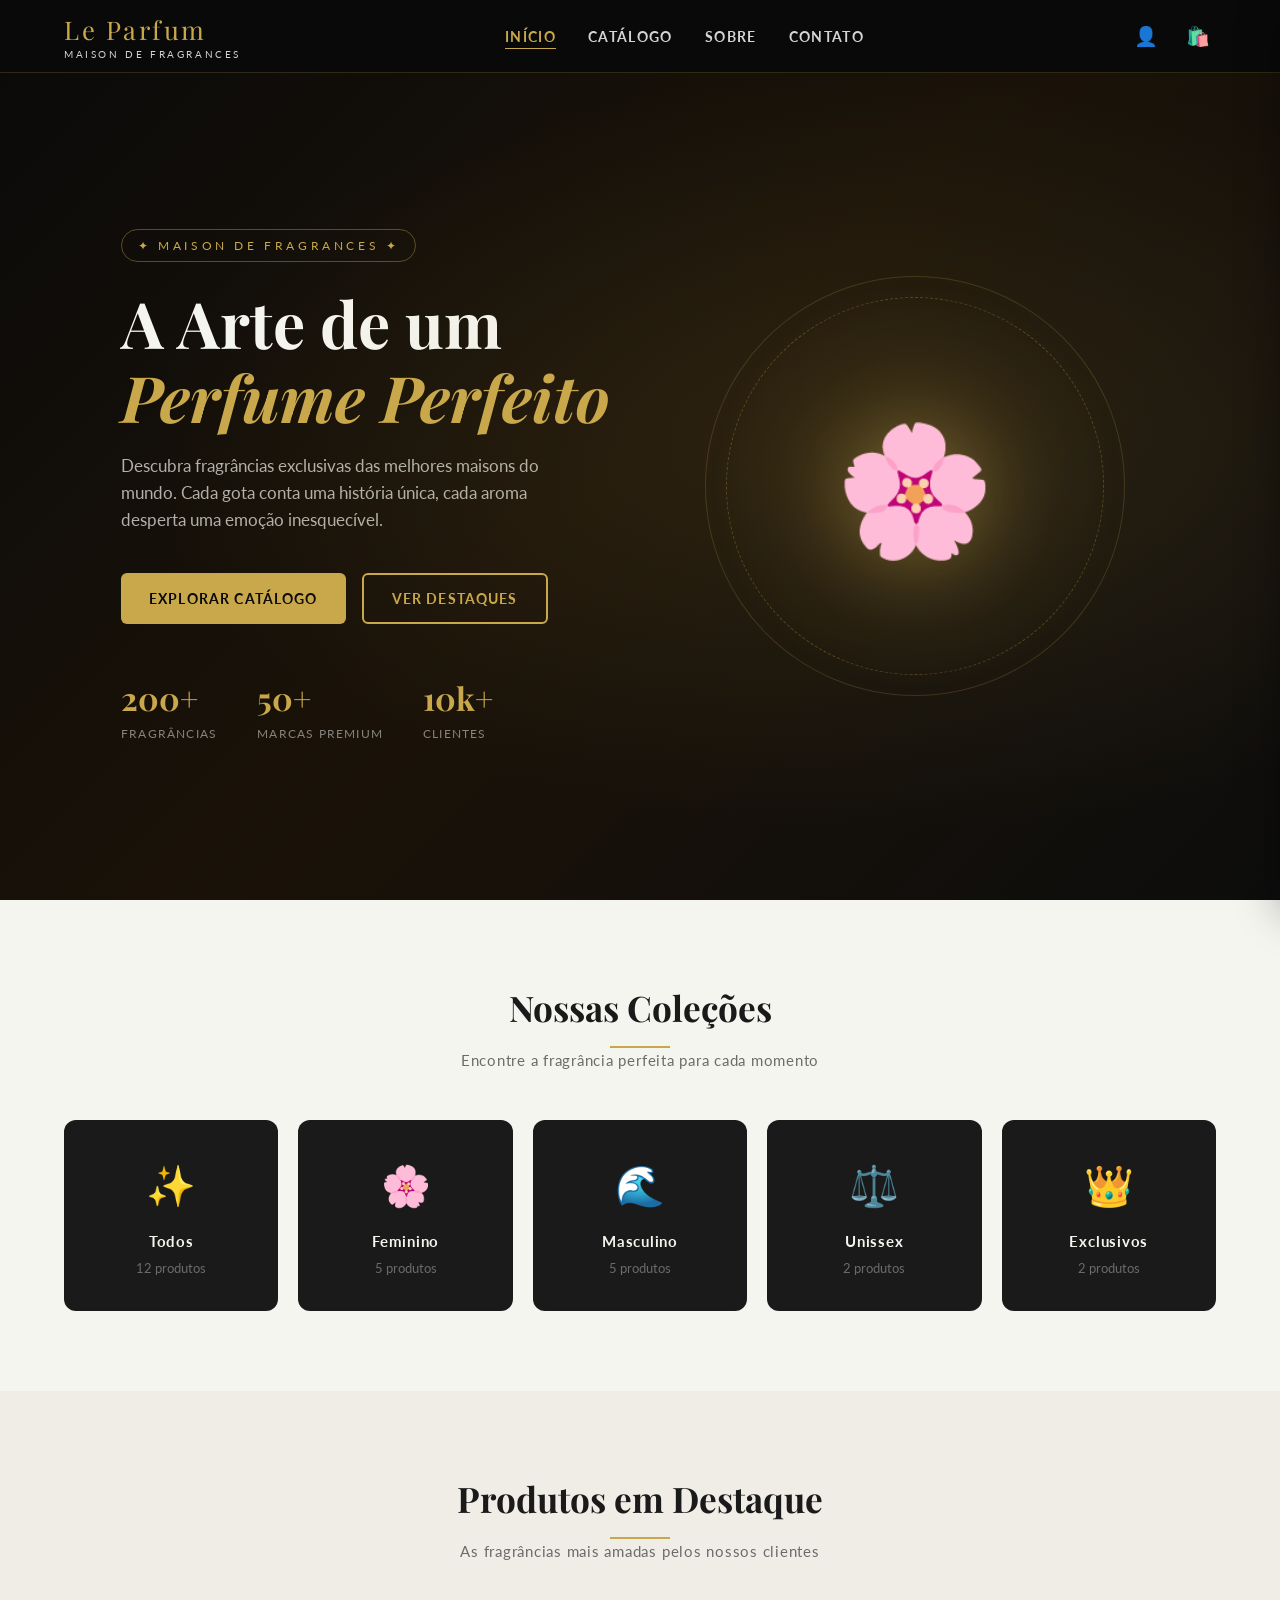
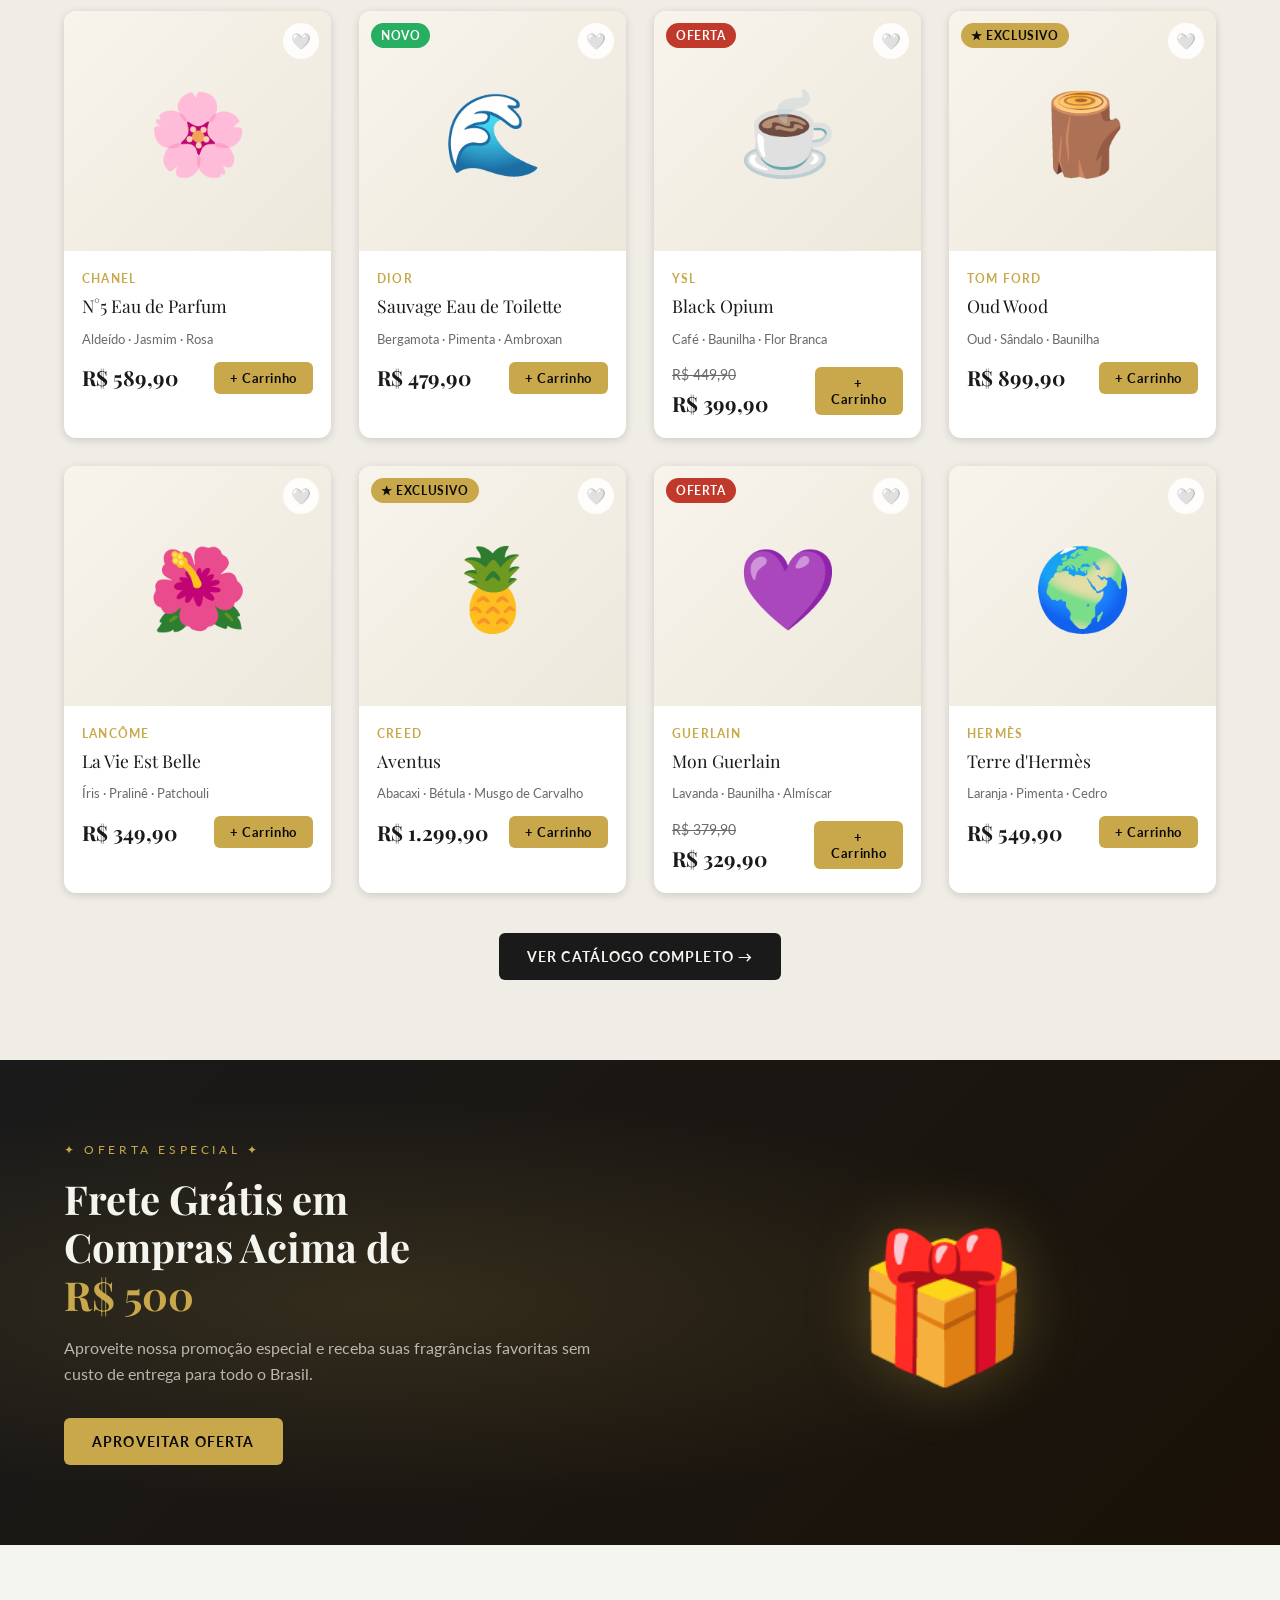
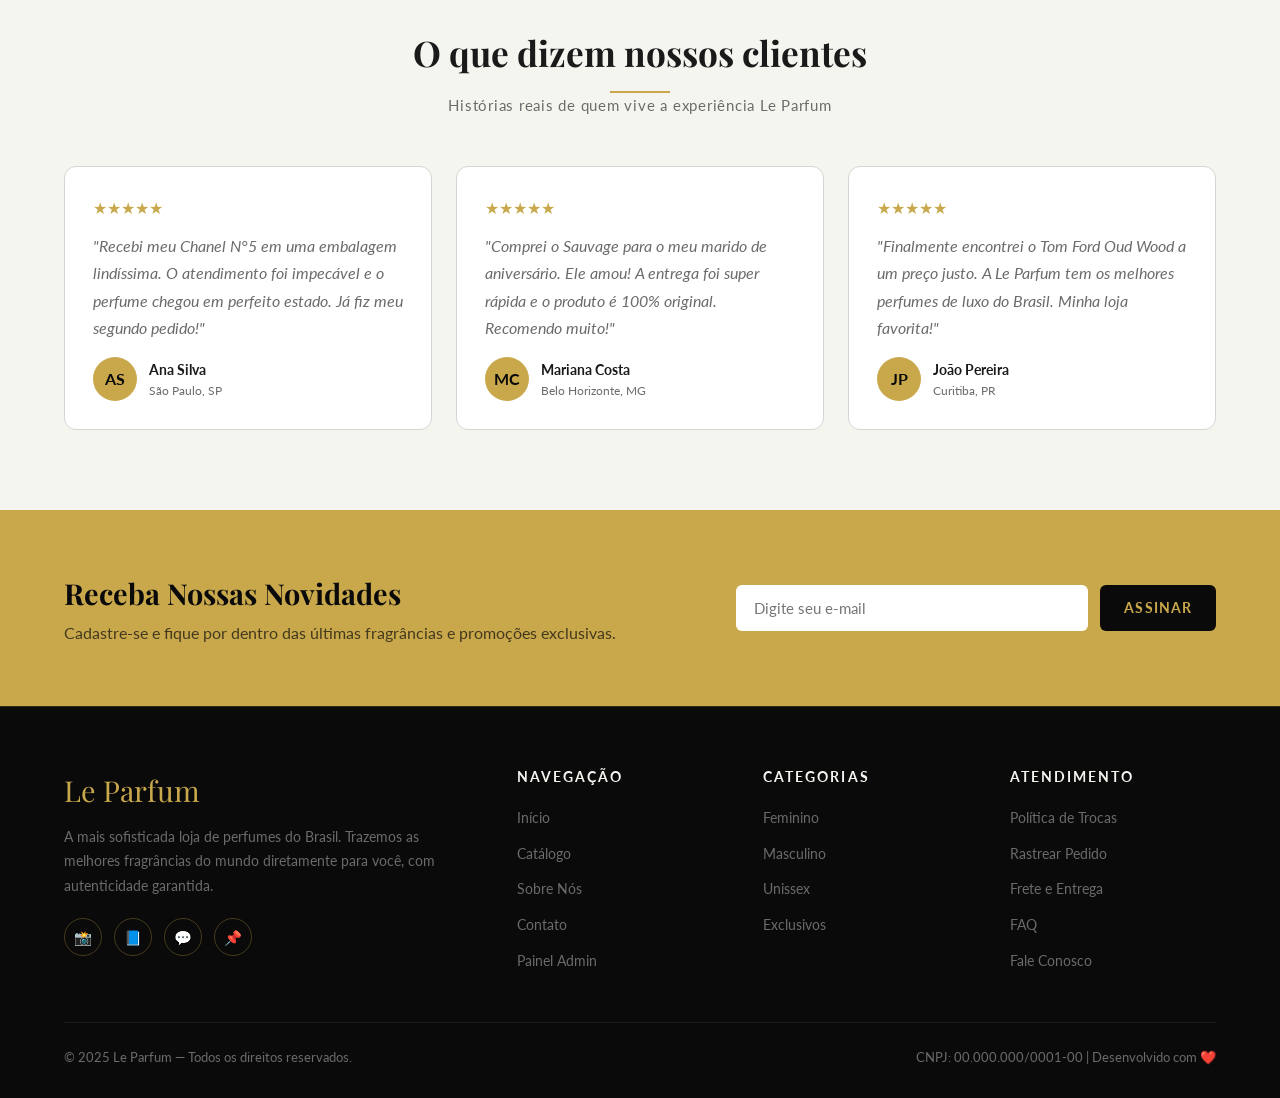
<file: le-parfum/index.html>
<!DOCTYPE html>
<html lang="pt-BR">
<head>
  <meta charset="UTF-8" />
  <meta name="viewport" content="width=device-width, initial-scale=1.0" />
  <title>Le Parfum — Fragrâncias de Luxo</title>
  <meta name="description" content="Le Parfum — A mais sofisticada loja de perfumes do Brasil. Descubra fragrâncias exclusivas das melhores marcas do mundo." />
  <link rel="stylesheet" href="css/style.css" />
  <link rel="preconnect" href="https://fonts.googleapis.com" />
  <link rel="preconnect" href="https://fonts.gstatic.com" crossorigin />
</head>
<body>

<!-- ── Toast Container ── -->
<div id="toast-container"></div>

<!-- ── Navbar ── -->
<nav class="navbar">
  <div class="container navbar-inner">
    <a href="index.html" class="navbar-logo">
      <div>
        <span class="logo-text">Le Parfum</span>
        <span class="logo-sub">Maison de Fragrances</span>
      </div>
    </a>

    <ul class="navbar-nav">
      <li><a href="index.html" class="active">Início</a></li>
      <li><a href="pages/catalogo.html">Catálogo</a></li>
      <li><a href="pages/sobre.html">Sobre</a></li>
      <li><a href="pages/contato.html">Contato</a></li>
    </ul>

    <div class="navbar-actions">
      <button class="icon-btn" onclick="UI.openModal('auth-modal')" id="auth-btn" title="Entrar / Cadastrar">
        👤
      </button>
      <div id="user-menu" style="display:none; align-items:center; gap:8px;">
        <span style="color:var(--gold);font-size:0.85rem;" id="user-name"></span>
        <button class="icon-btn" onclick="window.location.href='pages/perfil.html'" title="Meu Perfil">👤</button>
        <button class="icon-btn" onclick="Auth.logout()" title="Sair" style="font-size:0.9rem;">🚪</button>
      </div>
      <button class="icon-btn" onclick="UI.openCart()" title="Carrinho" style="position:relative;">
        🛍️
        <span class="cart-count" style="display:none;">0</span>
      </button>
      <button class="hamburger" aria-label="Menu">
        <span></span><span></span><span></span>
      </button>
    </div>
  </div>
</nav>

<!-- ── Mobile Menu ── -->
<div id="mobile-menu" class="mobile-menu">
  <button id="mobile-menu-close" class="mobile-menu-close">✕</button>
  <a href="index.html">Início</a>
  <a href="pages/catalogo.html">Catálogo</a>
  <a href="pages/sobre.html">Sobre</a>
  <a href="pages/contato.html">Contato</a>
  <a href="#" onclick="UI.openModal('auth-modal')">Entrar</a>
</div>

<!-- ── Carrinho Lateral ── -->
<div id="cart-overlay" class="cart-overlay" onclick="UI.closeCart()"></div>
<div id="cart-drawer" class="cart-drawer">
  <div class="cart-header">
    <h3>🛍️ Meu Carrinho</h3>
    <button class="cart-close" onclick="UI.closeCart()">✕</button>
  </div>
  <div class="cart-items" id="cart-items"></div>
  <div class="cart-footer">
    <div id="cart-footer-info"></div>
    <button class="cart-checkout-btn" onclick="window.location.href='pages/checkout.html'">
      Finalizar Pedido →
    </button>
    <p style="text-align:center;font-size:0.75rem;color:var(--gray);margin-top:10px;">
      🚚 Frete grátis em compras acima de R$ 500
    </p>
  </div>
</div>

<!-- ── Modal Auth ── -->
<div id="auth-modal" class="modal-overlay">
  <div class="modal">
    <div class="modal-header">
      <h2>Acesse sua conta</h2>
      <button class="modal-close" onclick="UI.closeModal('auth-modal')">✕</button>
    </div>
    <div class="modal-body">
      <div class="modal-tabs">
        <div class="modal-tab active" data-tab="login">Entrar</div>
        <div class="modal-tab" data-tab="register">Cadastrar</div>
      </div>

      <!-- Login Form -->
      <div id="login-form" class="auth-form">
        <div class="form-group">
          <label class="form-label">E-mail</label>
          <input type="email" id="login-email" class="form-control" placeholder="seu@email.com" />
        </div>
        <div class="form-group">
          <label class="form-label">Senha</label>
          <input type="password" id="login-password" class="form-control" placeholder="••••••••" />
        </div>
        <button class="form-submit" id="login-submit">Entrar</button>
        <p style="text-align:center;margin-top:12px;font-size:0.82rem;color:var(--gray);">
          Acesso admin: <strong>admin@leperfum.com</strong> / <strong>admin123</strong>
        </p>
      </div>

      <!-- Register Form -->
      <div id="register-form" class="auth-form hidden">
        <div class="form-row">
          <div class="form-group">
            <label class="form-label">Nome completo *</label>
            <input type="text" id="reg-name" class="form-control" placeholder="Seu nome" />
          </div>
          <div class="form-group">
            <label class="form-label">Telefone</label>
            <input type="tel" id="reg-phone" class="form-control" placeholder="(00) 00000-0000" />
          </div>
        </div>
        <div class="form-group">
          <label class="form-label">E-mail *</label>
          <input type="email" id="reg-email" class="form-control" placeholder="seu@email.com" />
        </div>
        <div class="form-group">
          <label class="form-label">Cidade</label>
          <input type="text" id="reg-city" class="form-control" placeholder="Sua cidade" />
        </div>
        <div class="form-group">
          <label class="form-label">Senha *</label>
          <input type="password" id="reg-password" class="form-control" placeholder="Mínimo 4 caracteres" />
        </div>
        <button class="form-submit" id="register-submit">Criar conta</button>
      </div>
    </div>
  </div>
</div>

<!-- ════════════════════════════════════════════════════════
     HERO
════════════════════════════════════════════════════════ -->
<section class="hero">
  <div class="container">
    <div class="hero-content">
      <div class="hero-text">
        <span class="hero-tag">✦ Maison de Fragrances ✦</span>
        <h1>A Arte de um<br><em>Perfume Perfeito</em></h1>
        <p>Descubra fragrâncias exclusivas das melhores maisons do mundo. Cada gota conta uma história única, cada aroma desperta uma emoção inesquecível.</p>
        <div class="hero-actions">
          <a href="pages/catalogo.html" class="btn btn-gold">Explorar Catálogo</a>
          <a href="#featured" class="btn btn-outline">Ver Destaques</a>
        </div>
        <div class="hero-stats">
          <div>
            <div class="hero-stat-num">200+</div>
            <div class="hero-stat-label">Fragrâncias</div>
          </div>
          <div>
            <div class="hero-stat-num">50+</div>
            <div class="hero-stat-label">Marcas Premium</div>
          </div>
          <div>
            <div class="hero-stat-num">10k+</div>
            <div class="hero-stat-label">Clientes</div>
          </div>
        </div>
      </div>
      <div class="hero-image">
        <div class="hero-image-circle">
          <span class="hero-perfume-icon">🌸</span>
        </div>
      </div>
    </div>
  </div>
</section>

<!-- ════════════════════════════════════════════════════════
     CATEGORIAS
════════════════════════════════════════════════════════ -->
<section class="categories-section">
  <div class="container">
    <h2 class="section-title">Nossas Coleções</h2>
    <div class="gold-line"></div>
    <p class="section-subtitle">Encontre a fragrância perfeita para cada momento</p>
    <div class="categories-grid" id="categories-grid"></div>
  </div>
</section>

<!-- ════════════════════════════════════════════════════════
     PRODUTOS EM DESTAQUE
════════════════════════════════════════════════════════ -->
<section class="featured-section" id="featured">
  <div class="container">
    <h2 class="section-title">Produtos em Destaque</h2>
    <div class="gold-line"></div>
    <p class="section-subtitle">As fragrâncias mais amadas pelos nossos clientes</p>
    <div class="products-grid" id="featured-products"></div>
    <div style="text-align:center;margin-top:40px;">
      <a href="pages/catalogo.html" class="btn btn-dark">Ver Catálogo Completo →</a>
    </div>
  </div>
</section>

<!-- ════════════════════════════════════════════════════════
     BANNER PROMO
════════════════════════════════════════════════════════ -->
<section class="promo-banner">
  <div class="container">
    <div class="promo-content">
      <div>
        <p class="promo-tag">✦ Oferta Especial ✦</p>
        <h2 class="promo-title">Frete Grátis em<br>Compras Acima de<br><span style="color:var(--gold)">R$ 500</span></h2>
        <p class="promo-desc">Aproveite nossa promoção especial e receba suas fragrâncias favoritas sem custo de entrega para todo o Brasil.</p>
        <a href="pages/catalogo.html" class="btn btn-gold">Aproveitar Oferta</a>
      </div>
      <div class="promo-visual">🎁</div>
    </div>
  </div>
</section>

<!-- ════════════════════════════════════════════════════════
     DEPOIMENTOS
════════════════════════════════════════════════════════ -->
<section class="testimonials-section">
  <div class="container">
    <h2 class="section-title">O que dizem nossos clientes</h2>
    <div class="gold-line"></div>
    <p class="section-subtitle">Histórias reais de quem vive a experiência Le Parfum</p>
    <div class="testimonials-grid">
      <div class="testimonial-card fade-in">
        <div class="testimonial-stars">★★★★★</div>
        <p class="testimonial-text">"Recebi meu Chanel N°5 em uma embalagem lindíssima. O atendimento foi impecável e o perfume chegou em perfeito estado. Já fiz meu segundo pedido!"</p>
        <div class="testimonial-author">
          <div class="testimonial-avatar">AS</div>
          <div>
            <div class="testimonial-name">Ana Silva</div>
            <div class="testimonial-role">São Paulo, SP</div>
          </div>
        </div>
      </div>
      <div class="testimonial-card fade-in">
        <div class="testimonial-stars">★★★★★</div>
        <p class="testimonial-text">"Comprei o Sauvage para o meu marido de aniversário. Ele amou! A entrega foi super rápida e o produto é 100% original. Recomendo muito!"</p>
        <div class="testimonial-author">
          <div class="testimonial-avatar">MC</div>
          <div>
            <div class="testimonial-name">Mariana Costa</div>
            <div class="testimonial-role">Belo Horizonte, MG</div>
          </div>
        </div>
      </div>
      <div class="testimonial-card fade-in">
        <div class="testimonial-stars">★★★★★</div>
        <p class="testimonial-text">"Finalmente encontrei o Tom Ford Oud Wood a um preço justo. A Le Parfum tem os melhores perfumes de luxo do Brasil. Minha loja favorita!"</p>
        <div class="testimonial-author">
          <div class="testimonial-avatar">JP</div>
          <div>
            <div class="testimonial-name">João Pereira</div>
            <div class="testimonial-role">Curitiba, PR</div>
          </div>
        </div>
      </div>
    </div>
  </div>
</section>

<!-- ════════════════════════════════════════════════════════
     NEWSLETTER
════════════════════════════════════════════════════════ -->
<section class="newsletter-section">
  <div class="container">
    <div class="newsletter-inner">
      <div class="newsletter-text">
        <h2>Receba Nossas Novidades</h2>
        <p>Cadastre-se e fique por dentro das últimas fragrâncias e promoções exclusivas.</p>
      </div>
      <form class="newsletter-form" id="newsletter-form">
        <input type="email" placeholder="Digite seu e-mail" required />
        <button type="submit">Assinar</button>
      </form>
    </div>
  </div>
</section>

<!-- ════════════════════════════════════════════════════════
     FOOTER
════════════════════════════════════════════════════════ -->
<footer class="footer">
  <div class="container">
    <div class="footer-grid">
      <div>
        <div class="footer-logo">Le Parfum</div>
        <p class="footer-desc">A mais sofisticada loja de perfumes do Brasil. Trazemos as melhores fragrâncias do mundo diretamente para você, com autenticidade garantida.</p>
        <div class="footer-social">
          <a href="#" title="Instagram">📸</a>
          <a href="#" title="Facebook">📘</a>
          <a href="#" title="WhatsApp">💬</a>
          <a href="#" title="Pinterest">📌</a>
        </div>
      </div>
      <div class="footer-col">
        <h4>Navegação</h4>
        <ul>
          <li><a href="index.html">Início</a></li>
          <li><a href="pages/catalogo.html">Catálogo</a></li>
          <li><a href="pages/sobre.html">Sobre Nós</a></li>
          <li><a href="pages/contato.html">Contato</a></li>
          <li><a href="pages/admin.html">Painel Admin</a></li>
        </ul>
      </div>
      <div class="footer-col">
        <h4>Categorias</h4>
        <ul>
          <li><a href="pages/catalogo.html?cat=feminino">Feminino</a></li>
          <li><a href="pages/catalogo.html?cat=masculino">Masculino</a></li>
          <li><a href="pages/catalogo.html?cat=unissex">Unissex</a></li>
          <li><a href="pages/catalogo.html?cat=exclusivo">Exclusivos</a></li>
        </ul>
      </div>
      <div class="footer-col">
        <h4>Atendimento</h4>
        <ul>
          <li><a href="#">Política de Trocas</a></li>
          <li><a href="#">Rastrear Pedido</a></li>
          <li><a href="#">Frete e Entrega</a></li>
          <li><a href="#">FAQ</a></li>
          <li><a href="pages/contato.html">Fale Conosco</a></li>
        </ul>
      </div>
    </div>
    <div class="footer-bottom">
      <p>© 2025 Le Parfum — Todos os direitos reservados.</p>
      <p>CNPJ: 00.000.000/0001-00 | Desenvolvido com ❤️</p>
    </div>
  </div>
</footer>

<!-- ── Scroll to Top ── -->
<button class="scroll-top" title="Voltar ao topo">↑</button>

<script src="js/app.js"></script>
<script>
document.addEventListener('DOMContentLoaded', () => {
  // Renderizar categorias
  const catGrid = document.getElementById('categories-grid');
  if (catGrid) {
    catGrid.innerHTML = CATEGORIES.map(c => `
      <div class="category-card fade-in" onclick="window.location.href='pages/catalogo.html?cat=${c.id}'">
        <div class="category-icon">${c.icon}</div>
        <div class="category-name">${c.name}</div>
        <div class="category-count">${c.count} produtos</div>
      </div>`).join('');
  }

  // Renderizar produtos em destaque (primeiros 8)
  ProductsUI.renderGrid(PRODUCTS.slice(0, 8), 'featured-products');
});
</script>
</body>
</html>
</file>
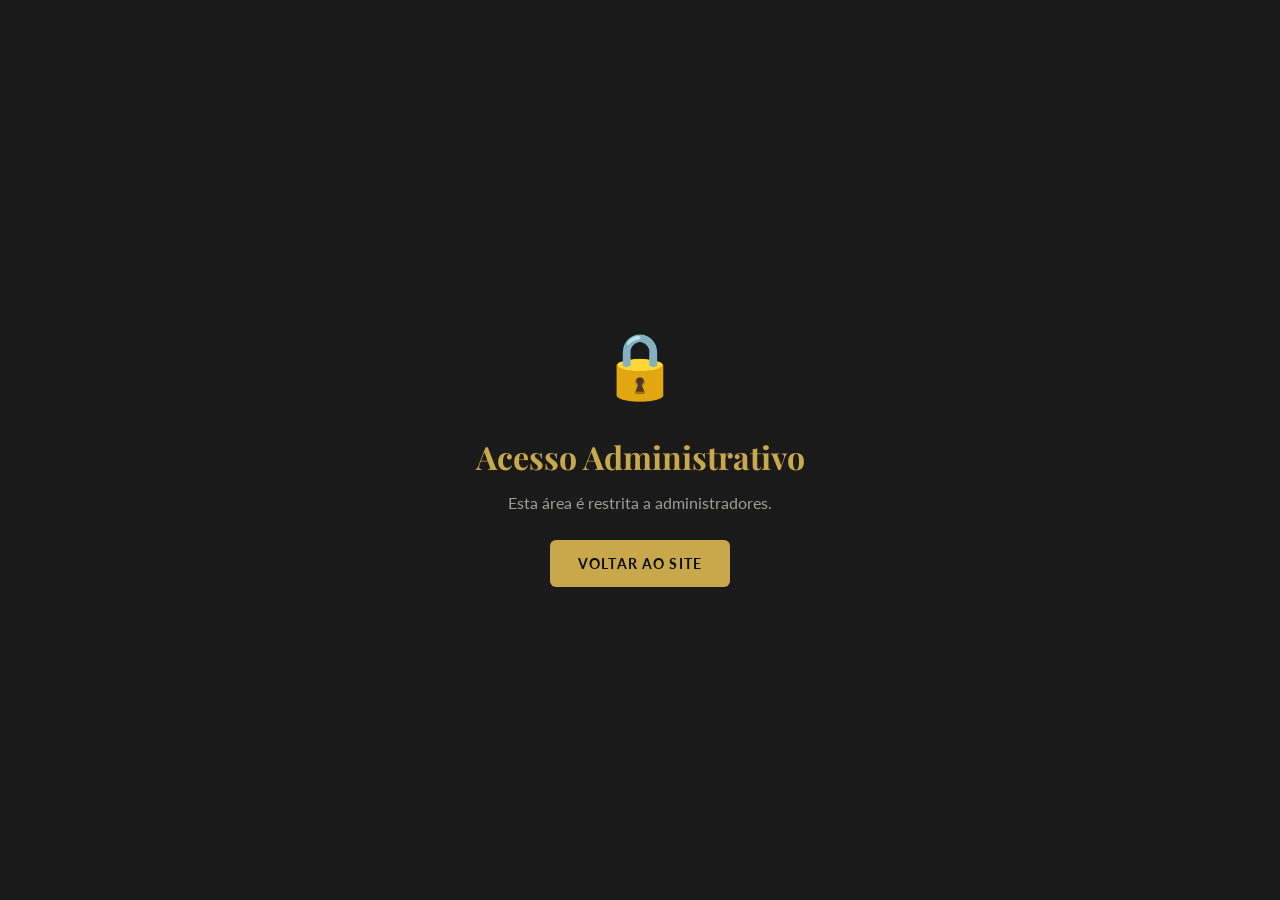
<file: le-parfum/pages/admin.html>
<!DOCTYPE html>
<html lang="pt-BR">
<head>
  <meta charset="UTF-8" />
  <meta name="viewport" content="width=device-width, initial-scale=1.0" />
  <title>Painel Admin — Le Parfum</title>
  <link rel="stylesheet" href="../css/style.css" />
</head>
<body style="background:#F4F4F0;">

<div id="toast-container"></div>

<!-- ── Acesso restrito ── -->
<div id="admin-gate" class="hidden" style="min-height:100vh;display:flex;align-items:center;justify-content:center;background:var(--dark);">
  <div style="text-align:center;color:var(--white);padding:40px;">
    <div style="font-size:4rem;margin-bottom:16px;">🔒</div>
    <h2 style="font-family:var(--font-serif);font-size:2rem;color:var(--gold);margin-bottom:8px;">Acesso Administrativo</h2>
    <p style="color:rgba(245,245,240,0.6);margin-bottom:24px;">Esta área é restrita a administradores.</p>
    <a href="../index.html" class="btn btn-gold">Voltar ao Site</a>
  </div>
</div>

<!-- ════════════════════════════════════════════════════════
     LAYOUT ADMIN
════════════════════════════════════════════════════════ -->
<div id="admin-panel" class="admin-layout hidden">

  <!-- Sidebar -->
  <aside class="admin-sidebar">
    <div class="admin-logo">
      <div class="logo">Le Parfum</div>
      <div class="sub">Painel Administrativo</div>
    </div>
    <nav class="admin-nav">
      <div class="admin-nav-item active" onclick="showSection('dashboard')">
        <span class="nav-icon">📊</span> Dashboard
      </div>
      <div class="admin-nav-item" onclick="showSection('orders')">
        <span class="nav-icon">📦</span> Pedidos
      </div>
      <div class="admin-nav-item" onclick="showSection('products')">
        <span class="nav-icon">🌸</span> Produtos
      </div>
      <div class="admin-nav-item" onclick="showSection('clients')">
        <span class="nav-icon">👥</span> Clientes
      </div>
      <div class="admin-nav-item" onclick="showSection('reports')">
        <span class="nav-icon">📈</span> Relatórios
      </div>
      <div class="admin-nav-item" style="margin-top:auto;color:var(--danger);" onclick="Auth.logout()">
        <span class="nav-icon">🚪</span> Sair
      </div>
    </nav>
    <div style="padding:16px 20px;border-top:1px solid rgba(255,255,255,0.08);">
      <div style="display:flex;align-items:center;gap:10px;">
        <div style="width:36px;height:36px;border-radius:50%;background:var(--gold);color:var(--black);display:flex;align-items:center;justify-content:center;font-weight:700;font-size:0.85rem;">AD</div>
        <div>
          <div style="color:var(--white);font-size:0.85rem;font-weight:700;">Administrador</div>
          <div style="color:var(--gray);font-size:0.72rem;">admin@leperfum.com</div>
        </div>
      </div>
    </div>
  </aside>

  <!-- Main -->
  <main class="admin-main">
    <div class="admin-topbar">
      <h2 id="section-title">Dashboard</h2>
      <div style="display:flex;align-items:center;gap:12px;">
        <span style="font-size:0.82rem;color:var(--gray);" id="admin-date"></span>
        <a href="../index.html" style="font-size:0.82rem;color:var(--gold);">← Ver Site</a>
      </div>
    </div>

    <div class="admin-content">

      <!-- ── DASHBOARD ── -->
      <div id="section-dashboard" class="admin-section">
        <div class="stats-grid">
          <div class="stat-card fade-in">
            <div class="stat-icon gold">💰</div>
            <div class="stat-info">
              <div class="stat-value" id="stat-revenue">R$ 0</div>
              <div class="stat-label">Receita Total</div>
            </div>
          </div>
          <div class="stat-card fade-in">
            <div class="stat-icon blue">📦</div>
            <div class="stat-info">
              <div class="stat-value" id="stat-orders">0</div>
              <div class="stat-label">Total de Pedidos</div>
            </div>
          </div>
          <div class="stat-card fade-in">
            <div class="stat-icon green">👥</div>
            <div class="stat-info">
              <div class="stat-value" id="stat-clients">0</div>
              <div class="stat-label">Clientes Cadastrados</div>
            </div>
          </div>
          <div class="stat-card fade-in">
            <div class="stat-icon red">🌸</div>
            <div class="stat-info">
              <div class="stat-value" id="stat-products">0</div>
              <div class="stat-label">Produtos no Catálogo</div>
            </div>
          </div>
        </div>

        <!-- Pedidos Recentes -->
        <div class="admin-card">
          <div class="admin-card-header">
            <h3>📦 Pedidos Recentes</h3>
            <button class="btn btn-outline" style="padding:6px 14px;font-size:0.78rem;" onclick="showSection('orders')">Ver Todos</button>
          </div>
          <div style="overflow-x:auto;">
            <table class="data-table" id="recent-orders-table"></table>
          </div>
        </div>

        <!-- Produtos Mais Vendidos -->
        <div class="admin-card">
          <div class="admin-card-header">
            <h3>🏆 Produtos Mais Populares</h3>
          </div>
          <div id="top-products"></div>
        </div>
      </div>

      <!-- ── PEDIDOS ── -->
      <div id="section-orders" class="admin-section hidden">
        <div class="admin-card">
          <div class="admin-card-header">
            <h3>📦 Gestão de Pedidos</h3>
            <div style="display:flex;gap:10px;flex-wrap:wrap;">
              <select id="order-filter-status" class="catalog-sort" onchange="renderOrdersTable()" style="font-size:0.82rem;padding:6px 12px;">
                <option value="">Todos os Status</option>
                <option value="pending">Aguardando</option>
                <option value="approved">Aprovado</option>
                <option value="shipped">Enviado</option>
                <option value="done">Entregue</option>
                <option value="canceled">Cancelado</option>
              </select>
              <input type="text" id="order-search" class="form-control" placeholder="Buscar pedido..." style="max-width:200px;padding:6px 12px;font-size:0.82rem;" oninput="renderOrdersTable()" />
            </div>
          </div>
          <div style="overflow-x:auto;">
            <table class="data-table" id="orders-table"></table>
          </div>
        </div>
      </div>

      <!-- ── PRODUTOS ── -->
      <div id="section-products" class="admin-section hidden">
        <div class="admin-card">
          <div class="admin-card-header">
            <h3>🌸 Gestão de Produtos</h3>
            <button class="btn btn-gold" style="padding:8px 16px;font-size:0.82rem;" onclick="openProductForm()">+ Novo Produto</button>
          </div>
          <div style="overflow-x:auto;">
            <table class="data-table" id="products-table"></table>
          </div>
        </div>
      </div>

      <!-- ── CLIENTES ── -->
      <div id="section-clients" class="admin-section hidden">
        <div class="admin-card">
          <div class="admin-card-header">
            <h3>👥 Gestão de Clientes</h3>
            <input type="text" id="client-search" class="form-control" placeholder="Buscar cliente..." style="max-width:240px;padding:6px 12px;font-size:0.82rem;" oninput="renderClientsTable()" />
          </div>
          <div style="overflow-x:auto;">
            <table class="data-table" id="clients-table"></table>
          </div>
        </div>
      </div>

      <!-- ── RELATÓRIOS ── -->
      <div id="section-reports" class="admin-section hidden">
        <div class="stats-grid" style="margin-bottom:24px;">
          <div class="stat-card">
            <div class="stat-icon gold">📊</div>
            <div class="stat-info">
              <div class="stat-value" id="rep-avg-ticket">R$ 0</div>
              <div class="stat-label">Ticket Médio</div>
            </div>
          </div>
          <div class="stat-card">
            <div class="stat-icon green">✅</div>
            <div class="stat-info">
              <div class="stat-value" id="rep-done">0</div>
              <div class="stat-label">Pedidos Entregues</div>
            </div>
          </div>
          <div class="stat-card">
            <div class="stat-icon blue">🚚</div>
            <div class="stat-info">
              <div class="stat-value" id="rep-shipped">0</div>
              <div class="stat-label">Em Trânsito</div>
            </div>
          </div>
          <div class="stat-card">
            <div class="stat-icon red">❌</div>
            <div class="stat-info">
              <div class="stat-value" id="rep-canceled">0</div>
              <div class="stat-label">Cancelados</div>
            </div>
          </div>
        </div>

        <div class="admin-card">
          <div class="admin-card-header"><h3>📈 Distribuição por Status</h3></div>
          <div id="status-chart" style="padding:20px 0;"></div>
        </div>

        <div class="admin-card">
          <div class="admin-card-header"><h3>🌸 Distribuição por Categoria</h3></div>
          <div id="category-chart" style="padding:20px 0;"></div>
        </div>
      </div>

    </div>
  </main>
</div>

<!-- ── Modal Produto ── -->
<div id="product-form-modal" class="modal-overlay">
  <div class="modal" style="max-width:600px;">
    <div class="modal-header">
      <h2 id="product-form-title">Novo Produto</h2>
      <button class="modal-close" onclick="UI.closeModal('product-form-modal')">✕</button>
    </div>
    <div class="modal-body">
      <input type="hidden" id="pf-id" />
      <div class="form-row">
        <div class="form-group">
          <label class="form-label">Marca *</label>
          <input type="text" id="pf-brand" class="form-control" placeholder="Ex: Chanel" />
        </div>
        <div class="form-group">
          <label class="form-label">Nome *</label>
          <input type="text" id="pf-name" class="form-control" placeholder="Nome do perfume" />
        </div>
      </div>
      <div class="form-row">
        <div class="form-group">
          <label class="form-label">Preço (R$) *</label>
          <input type="number" id="pf-price" class="form-control" placeholder="0.00" step="0.01" />
        </div>
        <div class="form-group">
          <label class="form-label">Preço Antigo (R$)</label>
          <input type="number" id="pf-old-price" class="form-control" placeholder="0.00" step="0.01" />
        </div>
      </div>
      <div class="form-row">
        <div class="form-group">
          <label class="form-label">Categoria</label>
          <select id="pf-category" class="form-control">
            <option value="feminino">Feminino</option>
            <option value="masculino">Masculino</option>
            <option value="unissex">Unissex</option>
          </select>
        </div>
        <div class="form-group">
          <label class="form-label">Badge</label>
          <select id="pf-badge" class="form-control">
            <option value="">Nenhum</option>
            <option value="novo">Novo</option>
            <option value="sale">Oferta</option>
            <option value="exclusivo">Exclusivo</option>
          </select>
        </div>
      </div>
      <div class="form-group">
        <label class="form-label">Emoji do Produto</label>
        <input type="text" id="pf-emoji" class="form-control" placeholder="Ex: 🌸" maxlength="4" />
      </div>
      <div class="form-group">
        <label class="form-label">Notas Olfativas (separadas por vírgula)</label>
        <input type="text" id="pf-notes" class="form-control" placeholder="Ex: Rosa, Jasmim, Sândalo" />
      </div>
      <div class="form-group">
        <label class="form-label">Descrição</label>
        <textarea id="pf-desc" class="form-control" rows="3" placeholder="Descrição do perfume..."></textarea>
      </div>
      <div style="display:flex;gap:12px;">
        <button class="form-submit" onclick="saveProduct()">Salvar Produto</button>
        <button class="btn btn-outline" style="flex:1;" onclick="UI.closeModal('product-form-modal')">Cancelar</button>
      </div>
    </div>
  </div>
</div>

<!-- ── Modal Detalhes do Cliente ── -->
<div id="client-modal" class="modal-overlay">
  <div class="modal" style="max-width:500px;">
    <div class="modal-header">
      <h2>Detalhes do Cliente</h2>
      <button class="modal-close" onclick="UI.closeModal('client-modal')">✕</button>
    </div>
    <div class="modal-body" id="client-modal-body"></div>
  </div>
</div>

<script src="../js/app.js"></script>
<script>
// ── Verificar acesso admin ─────────────────────────────────────
document.addEventListener('DOMContentLoaded', () => {
  if (!State.user || State.user.role !== 'admin') {
    document.getElementById('admin-gate').classList.remove('hidden');
  } else {
    document.getElementById('admin-panel').classList.remove('hidden');
    document.getElementById('admin-date').textContent = new Date().toLocaleDateString('pt-BR', { weekday:'long', year:'numeric', month:'long', day:'numeric' });
    initDashboard();
  }
});

const sectionTitles = {
  dashboard: '📊 Dashboard',
  orders:    '📦 Gestão de Pedidos',
  products:  '🌸 Gestão de Produtos',
  clients:   '👥 Gestão de Clientes',
  reports:   '📈 Relatórios',
};

function showSection(name) {
  document.querySelectorAll('.admin-section').forEach(s => s.classList.add('hidden'));
  document.getElementById(`section-${name}`)?.classList.remove('hidden');
  document.getElementById('section-title').textContent = sectionTitles[name] || name;
  document.querySelectorAll('.admin-nav-item').forEach(n => n.classList.remove('active'));
  event.currentTarget.classList.add('active');

  if (name === 'orders')   renderOrdersTable();
  if (name === 'products') renderProductsTable();
  if (name === 'clients')  renderClientsTable();
  if (name === 'reports')  renderReports();
  observeFadeIn();
}

// ── Dashboard ─────────────────────────────────────────────────
function initDashboard() {
  const orders  = State.adminOrders;
  const clients = State.clients;
  const revenue = orders.filter(o => o.status !== 'canceled').reduce((s, o) => {
    const n = parseFloat(o.total.replace(/[R$\s.]/g,'').replace(',','.'));
    return s + (isNaN(n) ? 0 : n);
  }, 0);

  document.getElementById('stat-revenue').textContent  = UI.fmt(revenue);
  document.getElementById('stat-orders').textContent   = orders.length;
  document.getElementById('stat-clients').textContent  = clients.length;
  document.getElementById('stat-products').textContent = PRODUCTS.length;

  // Tabela de pedidos recentes
  const table = document.getElementById('recent-orders-table');
  if (table) {
    table.innerHTML = `
      <thead><tr>
        <th>Pedido</th><th>Cliente</th><th>Data</th><th>Total</th><th>Status</th><th>Ações</th>
      </tr></thead>
      <tbody>
        ${orders.slice(0,5).map(o => orderRow(o)).join('')}
      </tbody>`;
  }

  // Top produtos
  const topEl = document.getElementById('top-products');
  if (topEl) {
    const top = [...PRODUCTS].sort((a,b) => b.reviews - a.reviews).slice(0,5);
    topEl.innerHTML = top.map((p, i) => `
      <div style="display:flex;align-items:center;gap:12px;padding:10px 0;border-bottom:1px solid var(--gray-light);">
        <span style="font-size:1.4rem;width:32px;text-align:center;">${['🥇','🥈','🥉','4️⃣','5️⃣'][i]}</span>
        <span style="font-size:1.5rem;">${p.emoji}</span>
        <div style="flex:1;">
          <div style="font-weight:700;font-size:0.88rem;">${p.brand} — ${p.name}</div>
          <div style="font-size:0.78rem;color:var(--gray);">${p.reviews} avaliações · ${p.category}</div>
        </div>
        <div style="font-family:var(--font-serif);font-weight:700;color:var(--dark);">${UI.fmt(p.price)}</div>
      </div>`).join('');
  }
  observeFadeIn();
}

// ── Pedidos ───────────────────────────────────────────────────
const statusMap = {
  pending:  { label: 'Aguardando', cls: 'status-pending' },
  approved: { label: 'Aprovado',   cls: 'status-approved' },
  shipped:  { label: 'Enviado',    cls: 'status-shipped' },
  done:     { label: 'Entregue',   cls: 'status-done' },
  canceled: { label: 'Cancelado',  cls: 'status-canceled' },
};

function orderRow(o) {
  const s = statusMap[o.status] || statusMap.pending;
  return `<tr>
    <td><strong>${o.id}</strong></td>
    <td>${o.client}</td>
    <td>${o.date}</td>
    <td style="font-weight:700;">${o.total}</td>
    <td><span class="status-badge ${s.cls}">${s.label}</span></td>
    <td>
      <select class="action-btn action-btn-edit" onchange="updateOrderStatus('${o.id}', this.value)" style="padding:4px 8px;font-size:0.75rem;border:1px solid var(--gray-light);border-radius:4px;cursor:pointer;">
        <option value="pending"  ${o.status==='pending'  ?'selected':''}>Aguardando</option>
        <option value="approved" ${o.status==='approved' ?'selected':''}>Aprovado</option>
        <option value="shipped"  ${o.status==='shipped'  ?'selected':''}>Enviado</option>
        <option value="done"     ${o.status==='done'     ?'selected':''}>Entregue</option>
        <option value="canceled" ${o.status==='canceled' ?'selected':''}>Cancelado</option>
      </select>
    </td>
  </tr>`;
}

function renderOrdersTable() {
  const filter = document.getElementById('order-filter-status')?.value || '';
  const search = document.getElementById('order-search')?.value.toLowerCase() || '';
  let orders = State.adminOrders;
  if (filter) orders = orders.filter(o => o.status === filter);
  if (search) orders = orders.filter(o => o.id.toLowerCase().includes(search) || o.client.toLowerCase().includes(search));

  const table = document.getElementById('orders-table');
  if (!table) return;
  table.innerHTML = `
    <thead><tr>
      <th>Pedido</th><th>Cliente</th><th>Data</th><th>Itens</th><th>Total</th><th>Pagamento</th><th>Status</th><th>Ações</th>
    </tr></thead>
    <tbody>
      ${orders.map(o => {
        const s = statusMap[o.status] || statusMap.pending;
        return `<tr>
          <td><strong>${o.id}</strong></td>
          <td>${o.client}</td>
          <td>${o.date}</td>
          <td style="text-align:center;">${o.items}</td>
          <td style="font-weight:700;">${o.total}</td>
          <td>${o.payment}</td>
          <td><span class="status-badge ${s.cls}">${s.label}</span></td>
          <td>
            <select class="action-btn action-btn-edit" onchange="updateOrderStatus('${o.id}', this.value)" style="padding:4px 8px;font-size:0.75rem;border:1px solid var(--gray-light);border-radius:4px;cursor:pointer;">
              <option value="pending"  ${o.status==='pending'  ?'selected':''}>Aguardando</option>
              <option value="approved" ${o.status==='approved' ?'selected':''}>Aprovado</option>
              <option value="shipped"  ${o.status==='shipped'  ?'selected':''}>Enviado</option>
              <option value="done"     ${o.status==='done'     ?'selected':''}>Entregue</option>
              <option value="canceled" ${o.status==='canceled' ?'selected':''}>Cancelado</option>
            </select>
          </td>
        </tr>`;
      }).join('')}
    </tbody>`;
}

function updateOrderStatus(id, status) {
  const order = State.adminOrders.find(o => o.id === id);
  if (order) {
    order.status = status;
    State.save();
    UI.toast(`Pedido ${id} atualizado para "${statusMap[status]?.label}"`, 'success');
  }
}

// ── Produtos ──────────────────────────────────────────────────
function renderProductsTable() {
  const table = document.getElementById('products-table');
  if (!table) return;
  table.innerHTML = `
    <thead><tr>
      <th>Produto</th><th>Marca</th><th>Categoria</th><th>Preço</th><th>Avaliações</th><th>Badge</th><th>Ações</th>
    </tr></thead>
    <tbody>
      ${PRODUCTS.map(p => `<tr>
        <td><span style="font-size:1.2rem;margin-right:8px;">${p.emoji}</span>${p.name}</td>
        <td>${p.brand}</td>
        <td style="text-transform:capitalize;">${p.category}</td>
        <td style="font-weight:700;">${UI.fmt(p.price)}</td>
        <td style="text-align:center;">⭐ ${p.rating} (${p.reviews})</td>
        <td>${p.badge ? `<span class="badge badge-gold" style="font-size:0.7rem;">${p.badge}</span>` : '<span style="color:var(--gray)">—</span>'}</td>
        <td style="display:flex;gap:6px;">
          <button class="action-btn action-btn-edit" onclick="openProductForm(${p.id})">✏️ Editar</button>
          <button class="action-btn action-btn-del" onclick="deleteProduct(${p.id})">🗑️</button>
        </td>
      </tr>`).join('')}
    </tbody>`;
}

function openProductForm(id) {
  const p = id ? PRODUCTS.find(x => x.id === id) : null;
  document.getElementById('product-form-title').textContent = p ? 'Editar Produto' : 'Novo Produto';
  document.getElementById('pf-id').value       = p ? p.id : '';
  document.getElementById('pf-brand').value    = p ? p.brand : '';
  document.getElementById('pf-name').value     = p ? p.name : '';
  document.getElementById('pf-price').value    = p ? p.price : '';
  document.getElementById('pf-old-price').value= p && p.oldPrice ? p.oldPrice : '';
  document.getElementById('pf-category').value = p ? p.category : 'feminino';
  document.getElementById('pf-badge').value    = p && p.badge ? p.badge : '';
  document.getElementById('pf-emoji').value    = p ? p.emoji : '🌸';
  document.getElementById('pf-notes').value    = p ? p.notes.join(', ') : '';
  document.getElementById('pf-desc').value     = p ? p.desc : '';
  UI.openModal('product-form-modal');
}

function saveProduct() {
  const id    = document.getElementById('pf-id').value;
  const brand = document.getElementById('pf-brand').value.trim();
  const name  = document.getElementById('pf-name').value.trim();
  const price = parseFloat(document.getElementById('pf-price').value);
  const oldP  = parseFloat(document.getElementById('pf-old-price').value) || null;
  const cat   = document.getElementById('pf-category').value;
  const badge = document.getElementById('pf-badge').value || null;
  const emoji = document.getElementById('pf-emoji').value || '🌸';
  const notes = document.getElementById('pf-notes').value.split(',').map(n=>n.trim()).filter(Boolean);
  const desc  = document.getElementById('pf-desc').value.trim();

  if (!brand || !name || isNaN(price)) { UI.toast('Preencha marca, nome e preço.', 'error'); return; }

  if (id) {
    const idx = PRODUCTS.findIndex(p => p.id == id);
    if (idx >= 0) {
      PRODUCTS[idx] = { ...PRODUCTS[idx], brand, name, price, oldPrice: oldP, category: cat, badge, emoji, notes, desc };
      UI.toast('Produto atualizado! ✅', 'success');
    }
  } else {
    const newId = Math.max(...PRODUCTS.map(p=>p.id)) + 1;
    PRODUCTS.push({ id: newId, brand, name, emoji, price, oldPrice: oldP, category: cat, notes, desc, badge, rating: 5, reviews: 0, ml: [50, 100] });
    UI.toast('Produto adicionado! 🌸', 'success');
  }
  UI.closeModal('product-form-modal');
  renderProductsTable();
}

function deleteProduct(id) {
  if (!confirm('Deseja remover este produto?')) return;
  const idx = PRODUCTS.findIndex(p => p.id === id);
  if (idx >= 0) { PRODUCTS.splice(idx, 1); UI.toast('Produto removido.'); renderProductsTable(); }
}

// ── Clientes ──────────────────────────────────────────────────
function renderClientsTable() {
  const search = document.getElementById('client-search')?.value.toLowerCase() || '';
  let clients = State.clients;
  if (search) clients = clients.filter(c => c.name.toLowerCase().includes(search) || c.email.toLowerCase().includes(search) || (c.city||'').toLowerCase().includes(search));

  const table = document.getElementById('clients-table');
  if (!table) return;
  table.innerHTML = `
    <thead><tr>
      <th>Nome</th><th>E-mail</th><th>Telefone</th><th>Cidade</th><th>Pedidos</th><th>Total Gasto</th><th>Desde</th><th>Ações</th>
    </tr></thead>
    <tbody>
      ${clients.map(c => `<tr>
        <td><strong>${c.name}</strong></td>
        <td>${c.email}</td>
        <td>${c.phone || '—'}</td>
        <td>${c.city || '—'}</td>
        <td style="text-align:center;">${c.orders}</td>
        <td style="font-weight:700;">${UI.fmt(c.total)}</td>
        <td>${c.since || '—'}</td>
        <td>
          <button class="action-btn action-btn-edit" onclick="viewClient(${c.id})">👁️ Ver</button>
        </td>
      </tr>`).join('')}
    </tbody>`;
}

function viewClient(id) {
  const c = State.clients.find(x => x.id === id);
  if (!c) return;
  const initials = c.name.split(' ').map(n=>n[0]).join('').toUpperCase().slice(0,2);
  document.getElementById('client-modal-body').innerHTML = `
    <div style="text-align:center;margin-bottom:20px;">
      <div style="width:64px;height:64px;border-radius:50%;background:var(--gold);color:var(--black);display:flex;align-items:center;justify-content:center;font-family:var(--font-serif);font-size:1.5rem;font-weight:700;margin:0 auto 12px;">${initials}</div>
      <h3 style="font-family:var(--font-serif);font-size:1.3rem;">${c.name}</h3>
      <p style="color:var(--gray);font-size:0.85rem;">${c.email}</p>
    </div>
    <div style="display:grid;grid-template-columns:1fr 1fr;gap:12px;margin-bottom:16px;">
      <div style="background:#f5f5f0;border-radius:8px;padding:12px;text-align:center;">
        <div style="font-family:var(--font-serif);font-size:1.5rem;font-weight:700;color:var(--dark);">${c.orders}</div>
        <div style="font-size:0.75rem;color:var(--gray);text-transform:uppercase;letter-spacing:0.05em;">Pedidos</div>
      </div>
      <div style="background:#f5f5f0;border-radius:8px;padding:12px;text-align:center;">
        <div style="font-family:var(--font-serif);font-size:1.2rem;font-weight:700;color:var(--dark);">${UI.fmt(c.total)}</div>
        <div style="font-size:0.75rem;color:var(--gray);text-transform:uppercase;letter-spacing:0.05em;">Total Gasto</div>
      </div>
    </div>
    <table style="width:100%;font-size:0.85rem;">
      <tr><td style="color:var(--gray);padding:6px 0;">📞 Telefone</td><td style="font-weight:700;">${c.phone || '—'}</td></tr>
      <tr><td style="color:var(--gray);padding:6px 0;">📍 Cidade</td><td style="font-weight:700;">${c.city || '—'}</td></tr>
      <tr><td style="color:var(--gray);padding:6px 0;">📅 Cliente desde</td><td style="font-weight:700;">${c.since || '—'}</td></tr>
    </table>`;
  UI.openModal('client-modal');
}

// ── Relatórios ────────────────────────────────────────────────
function renderReports() {
  const orders = State.adminOrders;
  const done     = orders.filter(o => o.status === 'done').length;
  const shipped  = orders.filter(o => o.status === 'shipped').length;
  const canceled = orders.filter(o => o.status === 'canceled').length;
  const revenue  = orders.filter(o => o.status !== 'canceled').reduce((s, o) => {
    const n = parseFloat(o.total.replace(/[R$\s.]/g,'').replace(',','.'));
    return s + (isNaN(n) ? 0 : n);
  }, 0);
  const avg = orders.length > 0 ? revenue / orders.length : 0;

  document.getElementById('rep-avg-ticket').textContent = UI.fmt(avg);
  document.getElementById('rep-done').textContent       = done;
  document.getElementById('rep-shipped').textContent    = shipped;
  document.getElementById('rep-canceled').textContent   = canceled;

  // Gráfico de barras simples por status
  const statusData = [
    { label: 'Aguardando', count: orders.filter(o=>o.status==='pending').length,  color: '#d68910' },
    { label: 'Aprovado',   count: orders.filter(o=>o.status==='approved').length, color: '#1e8449' },
    { label: 'Enviado',    count: orders.filter(o=>o.status==='shipped').length,  color: '#1a5276' },
    { label: 'Entregue',   count: done,     color: '#27ae60' },
    { label: 'Cancelado',  count: canceled, color: '#c0392b' },
  ];
  const maxCount = Math.max(...statusData.map(s=>s.count), 1);
  document.getElementById('status-chart').innerHTML = statusData.map(s => `
    <div style="display:flex;align-items:center;gap:12px;margin-bottom:12px;">
      <div style="width:100px;font-size:0.82rem;color:var(--gray);text-align:right;">${s.label}</div>
      <div style="flex:1;background:#f0f0f0;border-radius:4px;height:28px;overflow:hidden;">
        <div style="width:${(s.count/maxCount)*100}%;height:100%;background:${s.color};border-radius:4px;display:flex;align-items:center;padding-left:8px;transition:width 0.8s ease;">
          <span style="color:#fff;font-size:0.78rem;font-weight:700;">${s.count}</span>
        </div>
      </div>
    </div>`).join('');

  // Gráfico por categoria
  const catData = [
    { label: '🌸 Feminino',  count: PRODUCTS.filter(p=>p.category==='feminino').length,  color: '#c9a84c' },
    { label: '🌊 Masculino', count: PRODUCTS.filter(p=>p.category==='masculino').length, color: '#1a5276' },
    { label: '⚖️ Unissex',   count: PRODUCTS.filter(p=>p.category==='unissex').length,   color: '#1e8449' },
  ];
  const maxCat = Math.max(...catData.map(c=>c.count), 1);
  document.getElementById('category-chart').innerHTML = catData.map(c => `
    <div style="display:flex;align-items:center;gap:12px;margin-bottom:12px;">
      <div style="width:100px;font-size:0.82rem;color:var(--gray);text-align:right;">${c.label}</div>
      <div style="flex:1;background:#f0f0f0;border-radius:4px;height:28px;overflow:hidden;">
        <div style="width:${(c.count/maxCat)*100}%;height:100%;background:${c.color};border-radius:4px;display:flex;align-items:center;padding-left:8px;transition:width 0.8s ease;">
          <span style="color:#fff;font-size:0.78rem;font-weight:700;">${c.count} produtos</span>
        </div>
      </div>
    </div>`).join('');
}
</script>
</body>
</html>
</file>
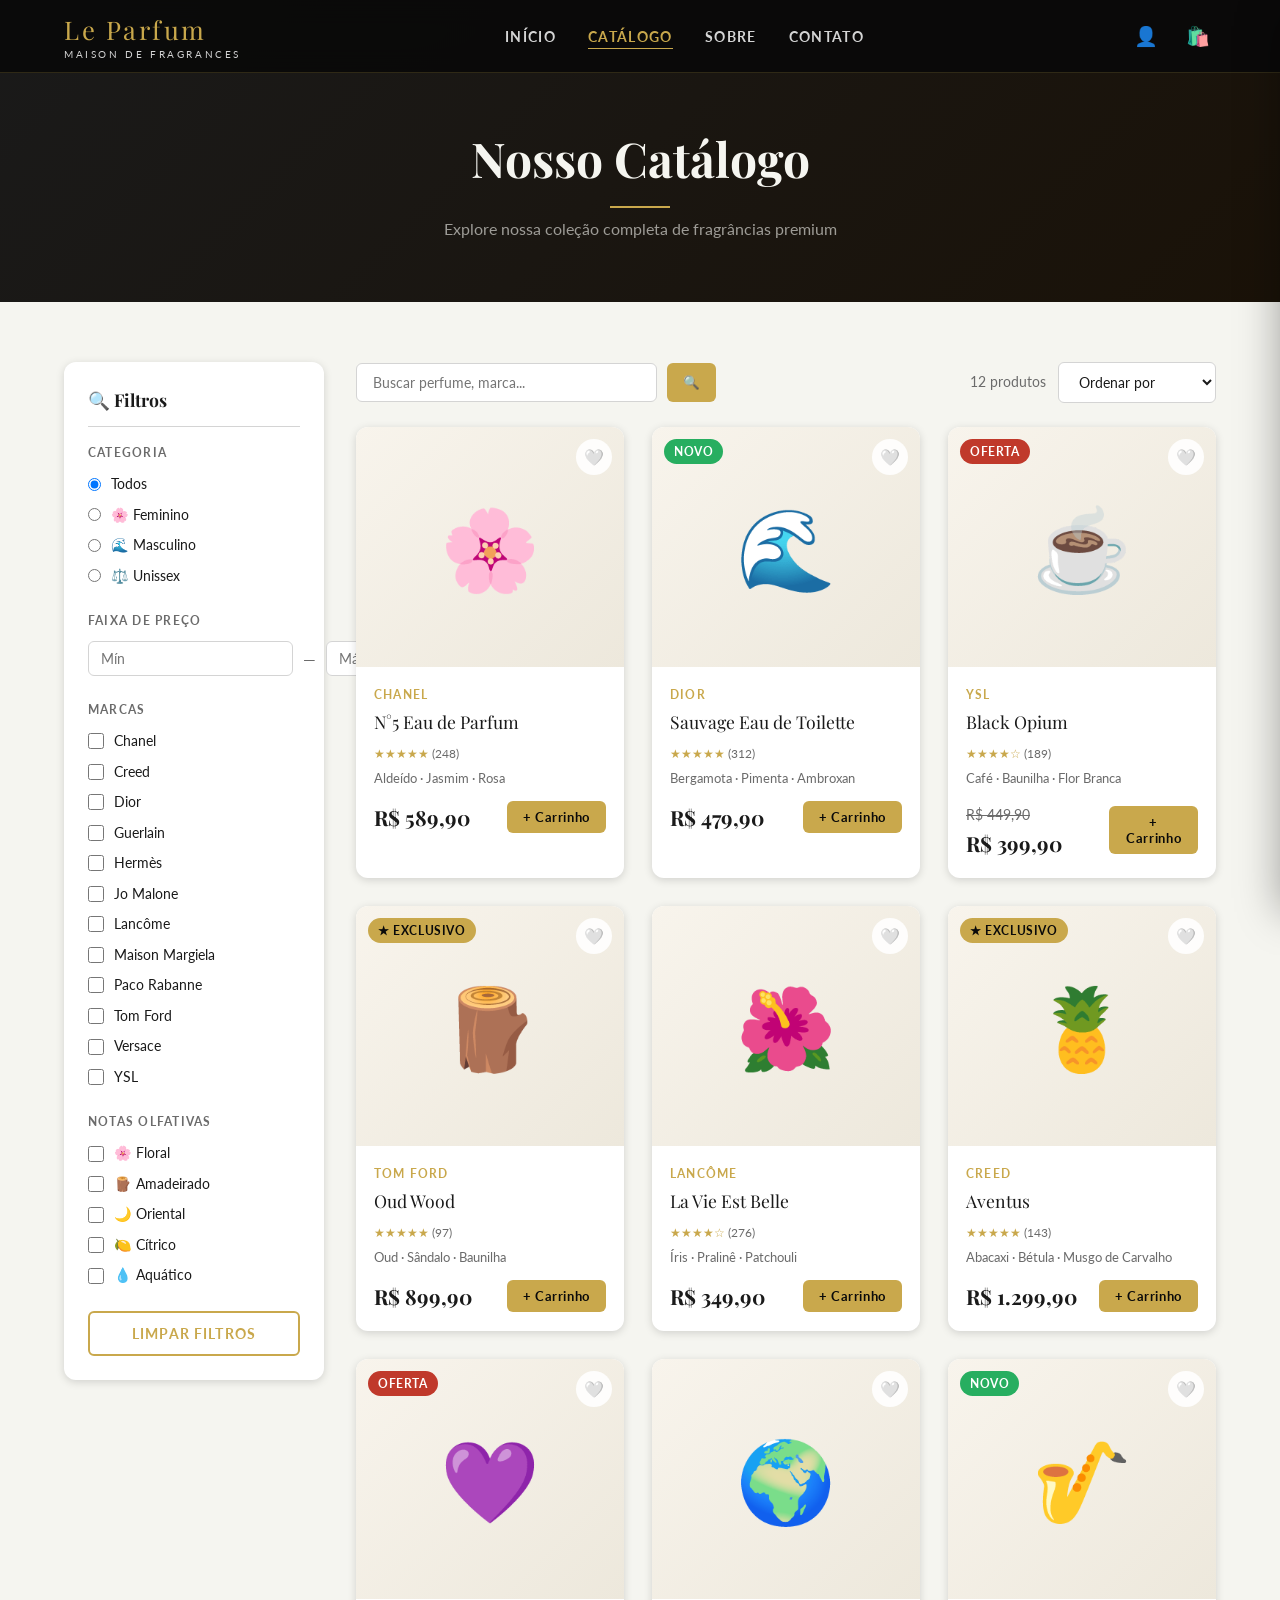
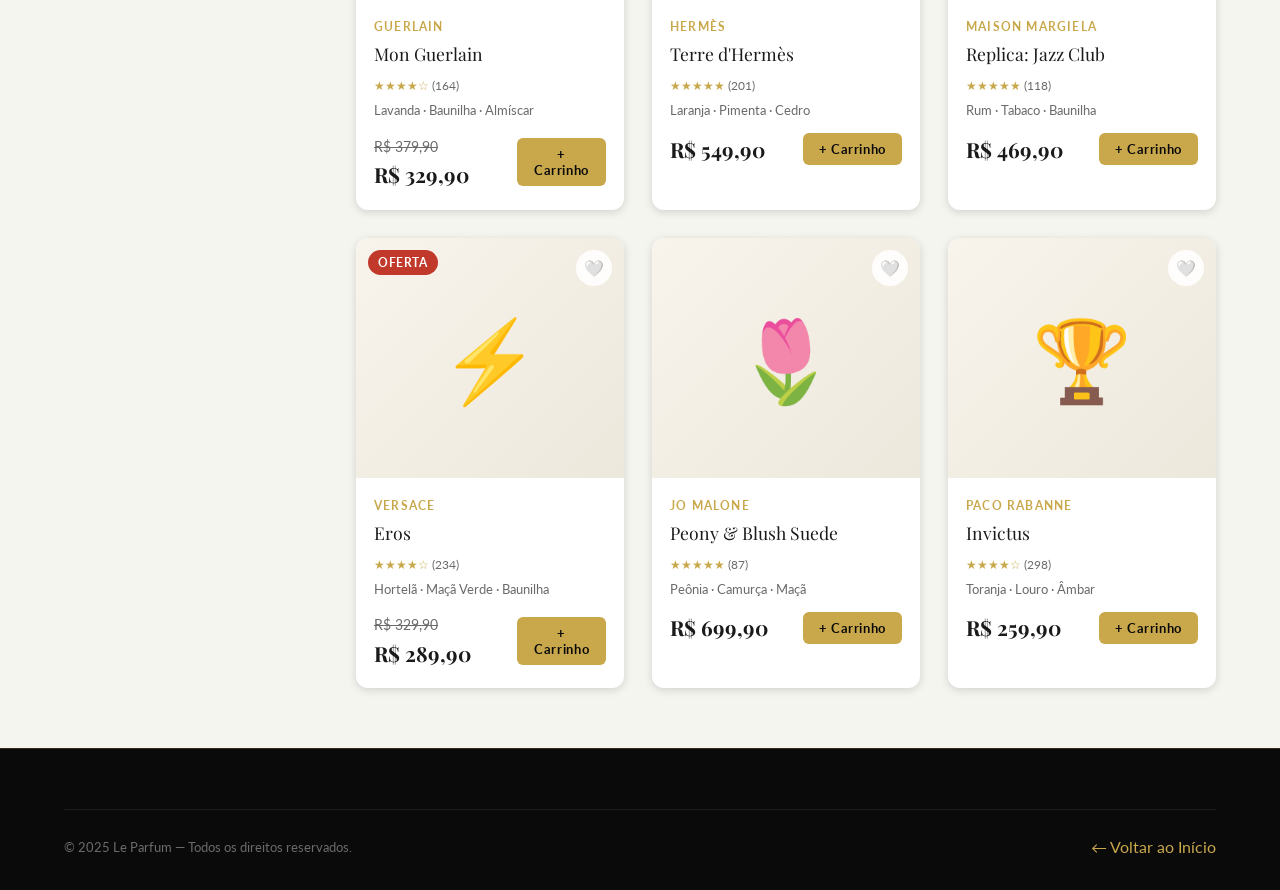
<file: le-parfum/pages/catalogo.html>
<!DOCTYPE html>
<html lang="pt-BR">
<head>
  <meta charset="UTF-8" />
  <meta name="viewport" content="width=device-width, initial-scale=1.0" />
  <title>Catálogo — Le Parfum</title>
  <link rel="stylesheet" href="../css/style.css" />
</head>
<body>

<div id="toast-container"></div>

<!-- ── Navbar ── -->
<nav class="navbar">
  <div class="container navbar-inner">
    <a href="../index.html" class="navbar-logo">
      <div>
        <span class="logo-text">Le Parfum</span>
        <span class="logo-sub">Maison de Fragrances</span>
      </div>
    </a>
    <ul class="navbar-nav">
      <li><a href="../index.html">Início</a></li>
      <li><a href="catalogo.html" class="active">Catálogo</a></li>
      <li><a href="sobre.html">Sobre</a></li>
      <li><a href="contato.html">Contato</a></li>
    </ul>
    <div class="navbar-actions">
      <button class="icon-btn" onclick="UI.openModal('auth-modal')" id="auth-btn" title="Entrar">👤</button>
      <div id="user-menu" style="display:none; align-items:center; gap:8px;">
        <span style="color:var(--gold);font-size:0.85rem;" id="user-name"></span>
        <button class="icon-btn" onclick="window.location.href='perfil.html'" title="Perfil">👤</button>
        <button class="icon-btn" onclick="Auth.logout()" title="Sair">🚪</button>
      </div>
      <button class="icon-btn" onclick="UI.openCart()" style="position:relative;">
        🛍️<span class="cart-count" style="display:none;">0</span>
      </button>
      <button class="hamburger"><span></span><span></span><span></span></button>
    </div>
  </div>
</nav>

<!-- ── Mobile Menu ── -->
<div id="mobile-menu" class="mobile-menu">
  <button id="mobile-menu-close" class="mobile-menu-close">✕</button>
  <a href="../index.html">Início</a>
  <a href="catalogo.html">Catálogo</a>
  <a href="sobre.html">Sobre</a>
  <a href="contato.html">Contato</a>
</div>

<!-- ── Carrinho ── -->
<div id="cart-overlay" class="cart-overlay" onclick="UI.closeCart()"></div>
<div id="cart-drawer" class="cart-drawer">
  <div class="cart-header">
    <h3>🛍️ Meu Carrinho</h3>
    <button class="cart-close" onclick="UI.closeCart()">✕</button>
  </div>
  <div class="cart-items" id="cart-items"></div>
  <div class="cart-footer">
    <div id="cart-footer-info"></div>
    <button class="cart-checkout-btn" onclick="window.location.href='checkout.html'">Finalizar Pedido →</button>
    <p style="text-align:center;font-size:0.75rem;color:var(--gray);margin-top:10px;">🚚 Frete grátis acima de R$ 500</p>
  </div>
</div>

<!-- ── Auth Modal ── -->
<div id="auth-modal" class="modal-overlay">
  <div class="modal">
    <div class="modal-header">
      <h2>Acesse sua conta</h2>
      <button class="modal-close" onclick="UI.closeModal('auth-modal')">✕</button>
    </div>
    <div class="modal-body">
      <div class="modal-tabs">
        <div class="modal-tab active" data-tab="login">Entrar</div>
        <div class="modal-tab" data-tab="register">Cadastrar</div>
      </div>
      <div id="login-form" class="auth-form">
        <div class="form-group"><label class="form-label">E-mail</label><input type="email" id="login-email" class="form-control" placeholder="seu@email.com" /></div>
        <div class="form-group"><label class="form-label">Senha</label><input type="password" id="login-password" class="form-control" placeholder="••••••••" /></div>
        <button class="form-submit" id="login-submit">Entrar</button>
      </div>
      <div id="register-form" class="auth-form hidden">
        <div class="form-row">
          <div class="form-group"><label class="form-label">Nome *</label><input type="text" id="reg-name" class="form-control" placeholder="Seu nome" /></div>
          <div class="form-group"><label class="form-label">Telefone</label><input type="tel" id="reg-phone" class="form-control" placeholder="(00) 00000-0000" /></div>
        </div>
        <div class="form-group"><label class="form-label">E-mail *</label><input type="email" id="reg-email" class="form-control" placeholder="seu@email.com" /></div>
        <div class="form-group"><label class="form-label">Cidade</label><input type="text" id="reg-city" class="form-control" placeholder="Sua cidade" /></div>
        <div class="form-group"><label class="form-label">Senha *</label><input type="password" id="reg-password" class="form-control" placeholder="Mínimo 4 caracteres" /></div>
        <button class="form-submit" id="register-submit">Criar conta</button>
      </div>
    </div>
  </div>
</div>

<!-- ── Modal Produto ── -->
<div id="product-modal" class="modal-overlay">
  <div class="modal" style="max-width:680px;">
    <div class="modal-header">
      <h2 id="modal-product-name">Produto</h2>
      <button class="modal-close" onclick="UI.closeModal('product-modal')">✕</button>
    </div>
    <div class="modal-body" id="modal-product-body"></div>
  </div>
</div>

<!-- ════════════════════════════════════════════════════════
     HERO DO CATÁLOGO
════════════════════════════════════════════════════════ -->
<section class="catalog-hero">
  <div class="container">
    <h1>Nosso Catálogo</h1>
    <div class="gold-line"></div>
    <p>Explore nossa coleção completa de fragrâncias premium</p>
  </div>
</section>

<!-- ════════════════════════════════════════════════════════
     CATÁLOGO
════════════════════════════════════════════════════════ -->
<section class="catalog-section">
  <div class="container">
    <div class="catalog-layout">

      <!-- Sidebar de Filtros -->
      <aside class="catalog-sidebar">
        <h3 class="sidebar-title">🔍 Filtros</h3>

        <div class="filter-group">
          <div class="filter-label">Categoria</div>
          <div class="filter-options" id="filter-categories">
            <label class="filter-option"><input type="radio" name="cat" value="todos" checked onchange="applyFilters()"> Todos</label>
            <label class="filter-option"><input type="radio" name="cat" value="feminino" onchange="applyFilters()"> 🌸 Feminino</label>
            <label class="filter-option"><input type="radio" name="cat" value="masculino" onchange="applyFilters()"> 🌊 Masculino</label>
            <label class="filter-option"><input type="radio" name="cat" value="unissex" onchange="applyFilters()"> ⚖️ Unissex</label>
          </div>
        </div>

        <div class="filter-group">
          <div class="filter-label">Faixa de Preço</div>
          <div class="price-range">
            <input type="number" class="price-input" id="price-min" placeholder="Mín" min="0" oninput="applyFilters()" />
            <span style="color:var(--gray)">—</span>
            <input type="number" class="price-input" id="price-max" placeholder="Máx" min="0" oninput="applyFilters()" />
          </div>
        </div>

        <div class="filter-group">
          <div class="filter-label">Marcas</div>
          <div class="filter-options" id="filter-brands"></div>
        </div>

        <div class="filter-group">
          <div class="filter-label">Notas Olfativas</div>
          <div class="filter-options">
            <label class="filter-option"><input type="checkbox" value="floral" onchange="applyFilters()"> 🌸 Floral</label>
            <label class="filter-option"><input type="checkbox" value="amadeirado" onchange="applyFilters()"> 🪵 Amadeirado</label>
            <label class="filter-option"><input type="checkbox" value="oriental" onchange="applyFilters()"> 🌙 Oriental</label>
            <label class="filter-option"><input type="checkbox" value="citrico" onchange="applyFilters()"> 🍋 Cítrico</label>
            <label class="filter-option"><input type="checkbox" value="aquatico" onchange="applyFilters()"> 💧 Aquático</label>
          </div>
        </div>

        <button class="btn btn-outline" style="width:100%;justify-content:center;" onclick="clearFilters()">
          Limpar Filtros
        </button>
      </aside>

      <!-- Área Principal -->
      <div class="catalog-main">
        <div class="catalog-toolbar">
          <div class="catalog-search">
            <input type="text" id="search-input" placeholder="Buscar perfume, marca..." oninput="applyFilters()" />
            <button onclick="applyFilters()">🔍</button>
          </div>
          <div style="display:flex;align-items:center;gap:12px;flex-wrap:wrap;">
            <span class="catalog-results" id="results-count">12 produtos</span>
            <select class="catalog-sort" id="sort-select" onchange="applyFilters()">
              <option value="default">Ordenar por</option>
              <option value="price-asc">Menor preço</option>
              <option value="price-desc">Maior preço</option>
              <option value="name-asc">Nome A-Z</option>
              <option value="rating">Melhor avaliação</option>
            </select>
          </div>
        </div>

        <div class="products-grid" id="catalog-products"></div>

        <div id="no-results" class="hidden" style="text-align:center;padding:60px 0;color:var(--gray);">
          <div style="font-size:3rem;margin-bottom:12px;">🔍</div>
          <p>Nenhum produto encontrado com os filtros selecionados.</p>
          <button class="btn btn-outline" style="margin-top:16px;" onclick="clearFilters()">Limpar Filtros</button>
        </div>
      </div>
    </div>
  </div>
</section>

<!-- ── Footer ── -->
<footer class="footer">
  <div class="container">
    <div class="footer-bottom">
      <p>© 2025 Le Parfum — Todos os direitos reservados.</p>
      <a href="../index.html" style="color:var(--gold);">← Voltar ao Início</a>
    </div>
  </div>
</footer>

<button class="scroll-top" title="Voltar ao topo">↑</button>

<script src="../js/app.js"></script>
<script>
// ── Filtros do Catálogo ──────────────────────────────────────
function getFilters() {
  const cat   = document.querySelector('input[name="cat"]:checked')?.value || 'todos';
  const min   = parseFloat(document.getElementById('price-min').value) || 0;
  const max   = parseFloat(document.getElementById('price-max').value) || Infinity;
  const query = document.getElementById('search-input').value.toLowerCase().trim();
  const sort  = document.getElementById('sort-select').value;
  const brands = [...document.querySelectorAll('#filter-brands input:checked')].map(i => i.value);
  return { cat, min, max, query, sort, brands };
}

function applyFilters() {
  const { cat, min, max, query, sort, brands } = getFilters();
  let products = [...PRODUCTS];

  if (cat !== 'todos') products = products.filter(p => p.category === cat || p.badge === cat);
  if (min > 0)         products = products.filter(p => p.price >= min);
  if (max < Infinity)  products = products.filter(p => p.price <= max);
  if (query)           products = products.filter(p =>
    p.name.toLowerCase().includes(query) ||
    p.brand.toLowerCase().includes(query) ||
    p.notes.some(n => n.toLowerCase().includes(query))
  );
  if (brands.length)   products = products.filter(p => brands.includes(p.brand));

  if (sort === 'price-asc')  products.sort((a,b) => a.price - b.price);
  if (sort === 'price-desc') products.sort((a,b) => b.price - a.price);
  if (sort === 'name-asc')   products.sort((a,b) => a.name.localeCompare(b.name));
  if (sort === 'rating')     products.sort((a,b) => b.rating - a.rating);

  const count = document.getElementById('results-count');
  const noRes = document.getElementById('no-results');
  const grid  = document.getElementById('catalog-products');

  if (products.length === 0) {
    grid.innerHTML = '';
    noRes.classList.remove('hidden');
    if (count) count.textContent = '0 produtos';
  } else {
    noRes.classList.add('hidden');
    if (count) count.textContent = `${products.length} produto${products.length !== 1 ? 's' : ''}`;
    grid.innerHTML = products.map(p => {
      const badgeMap   = { novo: 'badge-new', sale: 'badge-sale', exclusivo: 'badge-gold' };
      const badgeLabel = { novo: 'Novo', sale: 'Oferta', exclusivo: '★ Exclusivo' };
      const isWished   = Wishlist.isActive(p.id);
      const stars = '★'.repeat(p.rating) + '☆'.repeat(5 - p.rating);
      return `
        <div class="product-card fade-in" data-id="${p.id}">
          <div class="product-image">
            <div class="product-badges">${p.badge ? `<span class="badge ${badgeMap[p.badge]}">${badgeLabel[p.badge]}</span>` : ''}</div>
            <span class="product-emoji" style="cursor:pointer;" onclick="openProductModal(${p.id})">${p.emoji}</span>
            <button class="product-wishlist ${isWished ? 'active' : ''}" data-id="${p.id}" onclick="Wishlist.toggle(${p.id})">${isWished ? '❤️' : '🤍'}</button>
          </div>
          <div class="product-info">
            <div class="product-brand">${p.brand}</div>
            <div class="product-name" style="cursor:pointer;" onclick="openProductModal(${p.id})">${p.name}</div>
            <div style="color:var(--gold);font-size:0.78rem;margin-bottom:4px;">${stars} <span style="color:var(--gray)">(${p.reviews})</span></div>
            <div class="product-notes">${p.notes.slice(0,3).join(' · ')}</div>
            <div class="product-footer">
              <div>
                ${p.oldPrice ? `<span class="product-price-old">${UI.fmt(p.oldPrice)}</span>` : ''}
                <span class="product-price">${UI.fmt(p.price)}</span>
              </div>
              <button class="add-to-cart-btn" onclick="Cart.add(${p.id})">+ Carrinho</button>
            </div>
          </div>
        </div>`;
    }).join('');
    observeFadeIn();
  }
}

function clearFilters() {
  document.querySelector('input[name="cat"][value="todos"]').checked = true;
  document.getElementById('price-min').value = '';
  document.getElementById('price-max').value = '';
  document.getElementById('search-input').value = '';
  document.getElementById('sort-select').value = 'default';
  document.querySelectorAll('#filter-brands input').forEach(i => i.checked = false);
  applyFilters();
}

function openProductModal(id) {
  const p = PRODUCTS.find(x => x.id === id);
  if (!p) return;
  document.getElementById('modal-product-name').textContent = p.name;
  const stars = '★'.repeat(p.rating) + '☆'.repeat(5 - p.rating);
  document.getElementById('modal-product-body').innerHTML = `
    <div style="display:grid;grid-template-columns:1fr 1fr;gap:24px;align-items:start;">
      <div style="background:linear-gradient(135deg,#f8f4ec,#ede8dc);border-radius:12px;height:220px;display:flex;align-items:center;justify-content:center;font-size:7rem;">${p.emoji}</div>
      <div>
        <div style="color:var(--gold);font-size:0.75rem;font-weight:700;letter-spacing:0.1em;text-transform:uppercase;">${p.brand}</div>
        <div style="font-family:var(--font-serif);font-size:1.4rem;color:var(--dark);margin:6px 0 8px;">${p.name}</div>
        <div style="color:var(--gold);font-size:0.85rem;margin-bottom:10px;">${stars} (${p.reviews} avaliações)</div>
        <div style="font-family:var(--font-serif);font-size:1.6rem;font-weight:700;color:var(--dark);margin-bottom:12px;">${UI.fmt(p.price)}</div>
        <div style="display:flex;flex-wrap:wrap;gap:6px;margin-bottom:14px;">
          ${p.notes.map(n => `<span class="note-tag">${n}</span>`).join('')}
        </div>
        <p style="font-size:0.85rem;color:var(--gray);line-height:1.7;margin-bottom:16px;">${p.desc}</p>
        <div style="margin-bottom:14px;">
          <div style="font-size:0.75rem;font-weight:700;letter-spacing:0.1em;text-transform:uppercase;color:var(--gray);margin-bottom:8px;">Tamanho</div>
          <div style="display:flex;gap:8px;flex-wrap:wrap;">
            ${p.ml.map((m,i) => `<button class="size-btn ${i===0?'selected':''}" onclick="selectSize(this,${p.id},${m})">${m}ml</button>`).join('')}
          </div>
        </div>
        <button class="add-to-cart-large" onclick="Cart.add(${p.id}, window._selectedML_${p.id} || ${p.ml[0]}); UI.closeModal('product-modal')">
          🛍️ Adicionar ao Carrinho
        </button>
      </div>
    </div>`;
  window[`_selectedML_${p.id}`] = p.ml[0];
  UI.openModal('product-modal');
}

function selectSize(btn, productId, ml) {
  btn.closest('div').querySelectorAll('.size-btn').forEach(b => b.classList.remove('selected'));
  btn.classList.add('selected');
  window[`_selectedML_${productId}`] = ml;
}

// ── Init ─────────────────────────────────────────────────────
document.addEventListener('DOMContentLoaded', () => {
  // Renderizar marcas no filtro
  const brands = [...new Set(PRODUCTS.map(p => p.brand))].sort();
  document.getElementById('filter-brands').innerHTML = brands.map(b => `
    <label class="filter-option">
      <input type="checkbox" value="${b}" onchange="applyFilters()"> ${b}
    </label>`).join('');

  // Verificar parâmetro de URL
  const params = new URLSearchParams(window.location.search);
  const cat = params.get('cat');
  if (cat) {
    const radio = document.querySelector(`input[name="cat"][value="${cat}"]`);
    if (radio) radio.checked = true;
  }

  applyFilters();
});
</script>
</body>
</html>
</file>
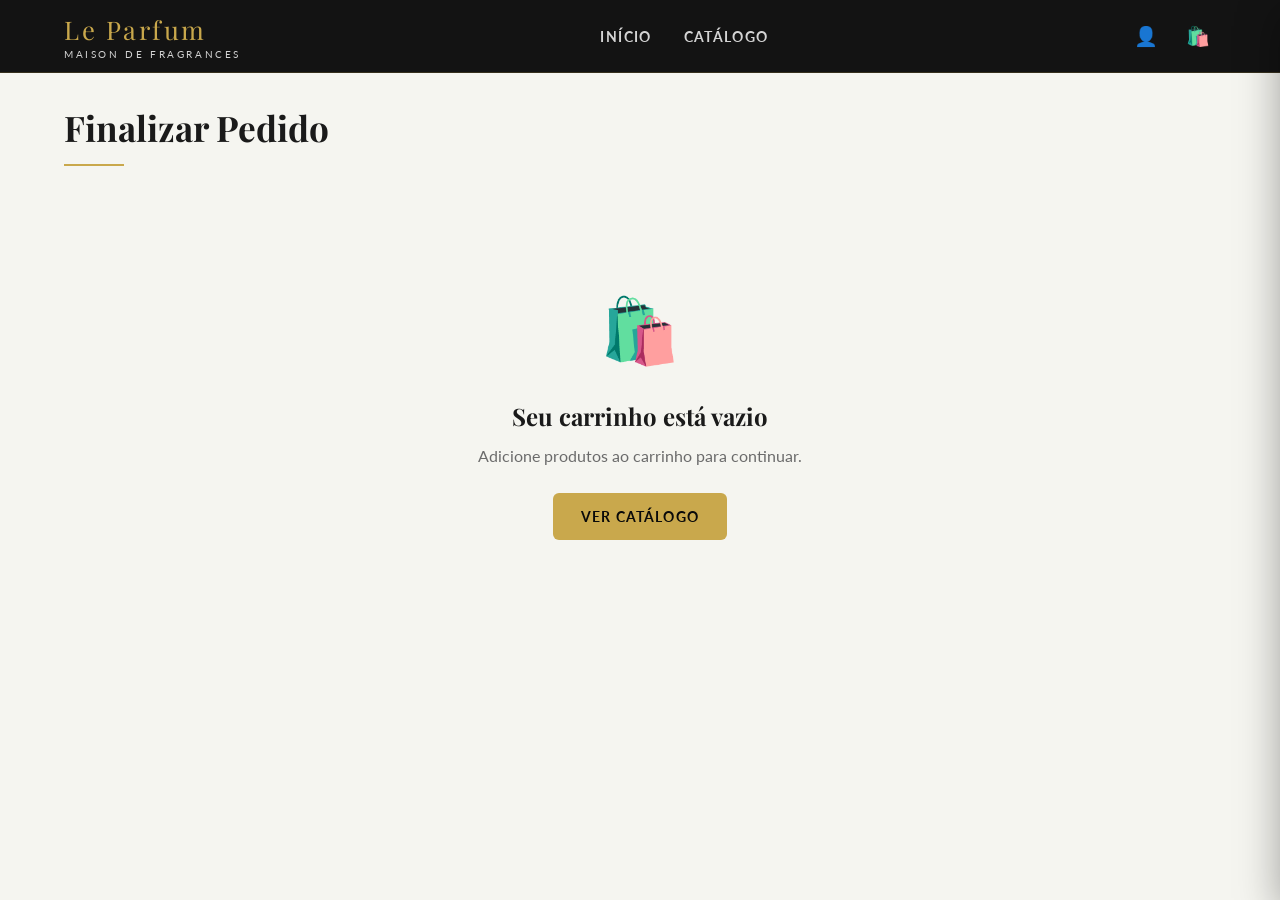
<file: le-parfum/pages/checkout.html>
<!DOCTYPE html>
<html lang="pt-BR">
<head>
  <meta charset="UTF-8" />
  <meta name="viewport" content="width=device-width, initial-scale=1.0" />
  <title>Finalizar Pedido — Le Parfum</title>
  <link rel="stylesheet" href="../css/style.css" />
</head>
<body>

<div id="toast-container"></div>

<!-- ── Navbar ── -->
<nav class="navbar">
  <div class="container navbar-inner">
    <a href="../index.html" class="navbar-logo">
      <div>
        <span class="logo-text">Le Parfum</span>
        <span class="logo-sub">Maison de Fragrances</span>
      </div>
    </a>
    <ul class="navbar-nav">
      <li><a href="../index.html">Início</a></li>
      <li><a href="catalogo.html">Catálogo</a></li>
    </ul>
    <div class="navbar-actions">
      <button class="icon-btn" onclick="UI.openModal('auth-modal')" id="auth-btn">👤</button>
      <div id="user-menu" style="display:none; align-items:center; gap:8px;">
        <span style="color:var(--gold);font-size:0.85rem;" id="user-name"></span>
        <button class="icon-btn" onclick="Auth.logout()">🚪</button>
      </div>
      <button class="icon-btn" onclick="UI.openCart()" style="position:relative;">
        🛍️<span class="cart-count" style="display:none;">0</span>
      </button>
    </div>
  </div>
</nav>

<!-- ── Carrinho ── -->
<div id="cart-overlay" class="cart-overlay" onclick="UI.closeCart()"></div>
<div id="cart-drawer" class="cart-drawer">
  <div class="cart-header"><h3>🛍️ Meu Carrinho</h3><button class="cart-close" onclick="UI.closeCart()">✕</button></div>
  <div class="cart-items" id="cart-items"></div>
  <div class="cart-footer"><div id="cart-footer-info"></div><button class="cart-checkout-btn" onclick="UI.closeCart()">Continuar</button></div>
</div>

<!-- ── Auth Modal ── -->
<div id="auth-modal" class="modal-overlay">
  <div class="modal">
    <div class="modal-header"><h2>Acesse sua conta</h2><button class="modal-close" onclick="UI.closeModal('auth-modal')">✕</button></div>
    <div class="modal-body">
      <div class="modal-tabs">
        <div class="modal-tab active" data-tab="login">Entrar</div>
        <div class="modal-tab" data-tab="register">Cadastrar</div>
      </div>
      <div id="login-form" class="auth-form">
        <div class="form-group"><label class="form-label">E-mail</label><input type="email" id="login-email" class="form-control" placeholder="seu@email.com" /></div>
        <div class="form-group"><label class="form-label">Senha</label><input type="password" id="login-password" class="form-control" placeholder="••••••••" /></div>
        <button class="form-submit" id="login-submit">Entrar</button>
      </div>
      <div id="register-form" class="auth-form hidden">
        <div class="form-row">
          <div class="form-group"><label class="form-label">Nome *</label><input type="text" id="reg-name" class="form-control" /></div>
          <div class="form-group"><label class="form-label">Telefone</label><input type="tel" id="reg-phone" class="form-control" /></div>
        </div>
        <div class="form-group"><label class="form-label">E-mail *</label><input type="email" id="reg-email" class="form-control" /></div>
        <div class="form-group"><label class="form-label">Cidade</label><input type="text" id="reg-city" class="form-control" /></div>
        <div class="form-group"><label class="form-label">Senha *</label><input type="password" id="reg-password" class="form-control" /></div>
        <button class="form-submit" id="register-submit">Criar conta</button>
      </div>
    </div>
  </div>
</div>

<!-- ── Modal Confirmação ── -->
<div id="confirm-modal" class="modal-overlay">
  <div class="modal" style="max-width:480px;">
    <div class="modal-body" style="text-align:center;padding:40px 28px;">
      <div style="font-size:4rem;margin-bottom:16px;">🎉</div>
      <h2 style="font-family:var(--font-serif);font-size:1.8rem;color:var(--dark);margin-bottom:8px;">Pedido Realizado!</h2>
      <p style="color:var(--gray);margin-bottom:8px;">Seu pedido foi confirmado com sucesso.</p>
      <p style="font-size:0.9rem;color:var(--gray);margin-bottom:24px;">Você receberá um e-mail de confirmação em breve. O prazo de entrega é de <strong>3 a 7 dias úteis</strong>.</p>
      <div id="order-id-display" style="background:rgba(201,168,76,0.1);border:1px solid var(--gold);border-radius:8px;padding:12px;margin-bottom:24px;">
        <div style="font-size:0.75rem;color:var(--gray);text-transform:uppercase;letter-spacing:0.1em;">Número do Pedido</div>
        <div style="font-family:var(--font-serif);font-size:1.5rem;color:var(--gold);font-weight:700;" id="order-number">#0000</div>
      </div>
      <div style="display:flex;gap:12px;justify-content:center;flex-wrap:wrap;">
        <a href="../index.html" class="btn btn-gold">Voltar ao Início</a>
        <a href="perfil.html" class="btn btn-outline">Meus Pedidos</a>
      </div>
    </div>
  </div>
</div>

<!-- ════════════════════════════════════════════════════════
     CHECKOUT
════════════════════════════════════════════════════════ -->
<section class="checkout-section">
  <div class="container">
    <h2 class="section-title" style="text-align:left;margin-bottom:8px;">Finalizar Pedido</h2>
    <div class="gold-line" style="margin:0 0 32px;"></div>

    <!-- Carrinho vazio -->
    <div id="empty-checkout" class="hidden" style="text-align:center;padding:80px 0;">
      <div style="font-size:4rem;margin-bottom:16px;">🛍️</div>
      <h3 style="font-family:var(--font-serif);font-size:1.5rem;color:var(--dark);margin-bottom:8px;">Seu carrinho está vazio</h3>
      <p style="color:var(--gray);margin-bottom:24px;">Adicione produtos ao carrinho para continuar.</p>
      <a href="catalogo.html" class="btn btn-gold">Ver Catálogo</a>
    </div>

    <div id="checkout-content" class="checkout-layout">
      <!-- Formulário -->
      <div>
        <!-- Dados Pessoais -->
        <div class="checkout-form-card" style="margin-bottom:20px;">
          <h3>👤 Dados Pessoais</h3>
          <div class="form-row">
            <div class="form-group">
              <label class="form-label">Nome completo *</label>
              <input type="text" id="co-name" class="form-control" placeholder="Seu nome completo" />
            </div>
            <div class="form-group">
              <label class="form-label">CPF</label>
              <input type="text" id="co-cpf" class="form-control" placeholder="000.000.000-00" maxlength="14" />
            </div>
          </div>
          <div class="form-row">
            <div class="form-group">
              <label class="form-label">E-mail *</label>
              <input type="email" id="co-email" class="form-control" placeholder="seu@email.com" />
            </div>
            <div class="form-group">
              <label class="form-label">Telefone *</label>
              <input type="tel" id="co-phone" class="form-control" placeholder="(00) 00000-0000" />
            </div>
          </div>
        </div>

        <!-- Endereço -->
        <div class="checkout-form-card" style="margin-bottom:20px;">
          <h3>📍 Endereço de Entrega</h3>
          <div class="form-row">
            <div class="form-group">
              <label class="form-label">CEP *</label>
              <input type="text" id="co-cep" name="cep" class="form-control" placeholder="00000-000" maxlength="9" onblur="lookupCEP()" />
            </div>
            <div class="form-group">
              <label class="form-label">Estado</label>
              <input type="text" id="co-state" class="form-control" placeholder="SP" maxlength="2" />
            </div>
          </div>
          <div class="form-group">
            <label class="form-label">Rua / Avenida *</label>
            <input type="text" id="co-street" class="form-control" placeholder="Nome da rua" />
          </div>
          <div class="form-row">
            <div class="form-group">
              <label class="form-label">Número *</label>
              <input type="text" id="co-number" class="form-control" placeholder="123" />
            </div>
            <div class="form-group">
              <label class="form-label">Complemento</label>
              <input type="text" id="co-comp" class="form-control" placeholder="Apto, Bloco..." />
            </div>
          </div>
          <div class="form-row">
            <div class="form-group">
              <label class="form-label">Bairro</label>
              <input type="text" id="co-district" class="form-control" placeholder="Bairro" />
            </div>
            <div class="form-group">
              <label class="form-label">Cidade *</label>
              <input type="text" id="co-city" class="form-control" placeholder="Cidade" />
            </div>
          </div>
        </div>

        <!-- Pagamento -->
        <div class="checkout-form-card">
          <h3>💳 Forma de Pagamento</h3>
          <div class="payment-methods">
            <div class="payment-method selected" onclick="selectPayment(this,'Cartão de Crédito')">
              <span class="payment-method-icon">💳</span>
              Cartão de Crédito
            </div>
            <div class="payment-method" onclick="selectPayment(this,'Cartão de Débito')">
              <span class="payment-method-icon">🏧</span>
              Débito
            </div>
            <div class="payment-method" onclick="selectPayment(this,'PIX')">
              <span class="payment-method-icon">⚡</span>
              PIX
            </div>
            <div class="payment-method" onclick="selectPayment(this,'Boleto')">
              <span class="payment-method-icon">📄</span>
              Boleto
            </div>
          </div>

          <!-- Campos do Cartão -->
          <div id="card-fields">
            <div class="form-group">
              <label class="form-label">Número do Cartão</label>
              <input type="text" id="co-card" class="form-control" placeholder="0000 0000 0000 0000" maxlength="19" oninput="maskCard(this)" />
            </div>
            <div class="form-row">
              <div class="form-group">
                <label class="form-label">Validade</label>
                <input type="text" id="co-expiry" class="form-control" placeholder="MM/AA" maxlength="5" oninput="maskExpiry(this)" />
              </div>
              <div class="form-group">
                <label class="form-label">CVV</label>
                <input type="text" id="co-cvv" class="form-control" placeholder="000" maxlength="4" />
              </div>
            </div>
            <div class="form-group">
              <label class="form-label">Nome no Cartão</label>
              <input type="text" id="co-card-name" class="form-control" placeholder="NOME SOBRENOME" style="text-transform:uppercase;" />
            </div>
            <div class="form-group">
              <label class="form-label">Parcelas</label>
              <select id="co-installments" class="form-control">
                <option>1x sem juros</option>
                <option>2x sem juros</option>
                <option>3x sem juros</option>
                <option>4x com juros (1,99%)</option>
                <option>6x com juros (1,99%)</option>
                <option>12x com juros (1,99%)</option>
              </select>
            </div>
          </div>

          <!-- PIX Info -->
          <div id="pix-info" class="hidden" style="text-align:center;padding:20px;background:rgba(201,168,76,0.08);border-radius:8px;border:1px solid rgba(201,168,76,0.3);">
            <div style="font-size:2.5rem;margin-bottom:8px;">⚡</div>
            <p style="font-weight:700;color:var(--dark);">Pagamento via PIX</p>
            <p style="font-size:0.85rem;color:var(--gray);">Após confirmar o pedido, você receberá o QR Code e a chave PIX por e-mail.</p>
          </div>

          <!-- Boleto Info -->
          <div id="boleto-info" class="hidden" style="text-align:center;padding:20px;background:rgba(201,168,76,0.08);border-radius:8px;border:1px solid rgba(201,168,76,0.3);">
            <div style="font-size:2.5rem;margin-bottom:8px;">📄</div>
            <p style="font-weight:700;color:var(--dark);">Pagamento via Boleto</p>
            <p style="font-size:0.85rem;color:var(--gray);">O boleto será gerado após a confirmação. Vencimento em 3 dias úteis.</p>
          </div>
        </div>
      </div>

      <!-- Resumo do Pedido -->
      <div class="order-summary">
        <h3>📋 Resumo do Pedido</h3>
        <div id="summary-items"></div>
        <div id="summary-totals"></div>
        <button class="cart-checkout-btn" style="margin-top:20px;" onclick="placeOrder()">
          ✅ Confirmar Pedido
        </button>
        <p style="text-align:center;font-size:0.75rem;color:var(--gray);margin-top:10px;">
          🔒 Pagamento 100% seguro e criptografado
        </p>
        <div style="display:flex;justify-content:center;gap:8px;margin-top:12px;font-size:1.2rem;">
          💳 🏧 ⚡ 📄
        </div>
      </div>
    </div>
  </div>
</section>

<script src="../js/app.js"></script>
<script>
let selectedPayment = 'Cartão de Crédito';

function selectPayment(el, type) {
  document.querySelectorAll('.payment-method').forEach(m => m.classList.remove('selected'));
  el.classList.add('selected');
  selectedPayment = type;
  document.getElementById('card-fields').classList.toggle('hidden', type !== 'Cartão de Crédito' && type !== 'Cartão de Débito');
  document.getElementById('pix-info').classList.toggle('hidden', type !== 'PIX');
  document.getElementById('boleto-info').classList.toggle('hidden', type !== 'Boleto');
}

function maskCard(input) {
  let v = input.value.replace(/\D/g,'').slice(0,16);
  v = v.replace(/(.{4})/g,'$1 ').trim();
  input.value = v;
}
function maskExpiry(input) {
  let v = input.value.replace(/\D/g,'').slice(0,4);
  if (v.length >= 2) v = v.slice(0,2) + '/' + v.slice(2);
  input.value = v;
}
function maskCPF(input) {
  let v = input.value.replace(/\D/g,'').slice(0,11);
  v = v.replace(/(\d{3})(\d{3})(\d{3})(\d{0,2})/,'$1.$2.$3-$4');
  input.value = v;
}

async function lookupCEP() {
  const cep = document.getElementById('co-cep').value.replace(/\D/g,'');
  if (cep.length !== 8) return;
  const data = await fetchCEP(cep);
  if (data) {
    document.getElementById('co-street').value   = data.logradouro || '';
    document.getElementById('co-district').value = data.bairro || '';
    document.getElementById('co-city').value     = data.localidade || '';
    document.getElementById('co-state').value    = data.uf || '';
    document.getElementById('co-number').focus();
    UI.toast('Endereço preenchido automaticamente! ✅', 'success');
  } else {
    UI.toast('CEP não encontrado.', 'error');
  }
}

function renderSummary() {
  const items = document.getElementById('summary-items');
  const totals = document.getElementById('summary-totals');
  if (!items || !totals) return;

  if (State.cart.length === 0) {
    document.getElementById('empty-checkout').classList.remove('hidden');
    document.getElementById('checkout-content').classList.add('hidden');
    return;
  }

  items.innerHTML = State.cart.map(item => `
    <div class="summary-item">
      <span>${item.emoji} ${item.name} ${item.ml}ml × ${item.qty}</span>
      <span>${UI.fmt(item.price * item.qty)}</span>
    </div>`).join('');

  const sub  = Cart.total();
  const ship = sub >= 500 ? 0 : 29.90;
  const total = sub + ship;

  totals.innerHTML = `
    <div class="summary-item"><span>Subtotal</span><span>${UI.fmt(sub)}</span></div>
    <div class="summary-item"><span>Frete</span><span>${ship === 0 ? '<span style="color:var(--success)">Grátis 🎉</span>' : UI.fmt(ship)}</span></div>
    <div class="summary-total"><span>Total</span><span>${UI.fmt(total)}</span></div>`;
}

function placeOrder() {
  const name  = document.getElementById('co-name').value.trim();
  const email = document.getElementById('co-email').value.trim();
  const phone = document.getElementById('co-phone').value.trim();
  const cep   = document.getElementById('co-cep').value.trim();
  const street= document.getElementById('co-street').value.trim();
  const number= document.getElementById('co-number').value.trim();
  const city  = document.getElementById('co-city').value.trim();
  const state = document.getElementById('co-state').value.trim();

  if (!name || !email || !phone) { UI.toast('Preencha seus dados pessoais.', 'error'); return; }
  if (!cep || !street || !number || !city) { UI.toast('Preencha o endereço completo.', 'error'); return; }
  if (State.cart.length === 0) { UI.toast('Seu carrinho está vazio!', 'error'); return; }

  const order = Checkout.placeOrder({ name, email, phone, street: `${street}, ${number}`, city, state, payment: selectedPayment });
  if (order) {
    document.getElementById('order-number').textContent = order.id;
    UI.openModal('confirm-modal');
    renderSummary();
  }
}

document.addEventListener('DOMContentLoaded', () => {
  // Preencher dados se logado
  if (State.user) {
    const client = State.clients.find(c => c.email === State.user.email);
    if (client) {
      document.getElementById('co-name').value  = client.name || '';
      document.getElementById('co-email').value = client.email || '';
      document.getElementById('co-phone').value = client.phone || '';
      document.getElementById('co-city').value  = client.city || '';
    }
  }
  document.getElementById('co-cpf').addEventListener('input', function() { maskCPF(this); });
  renderSummary();
});
</script>
</body>
</html>
</file>
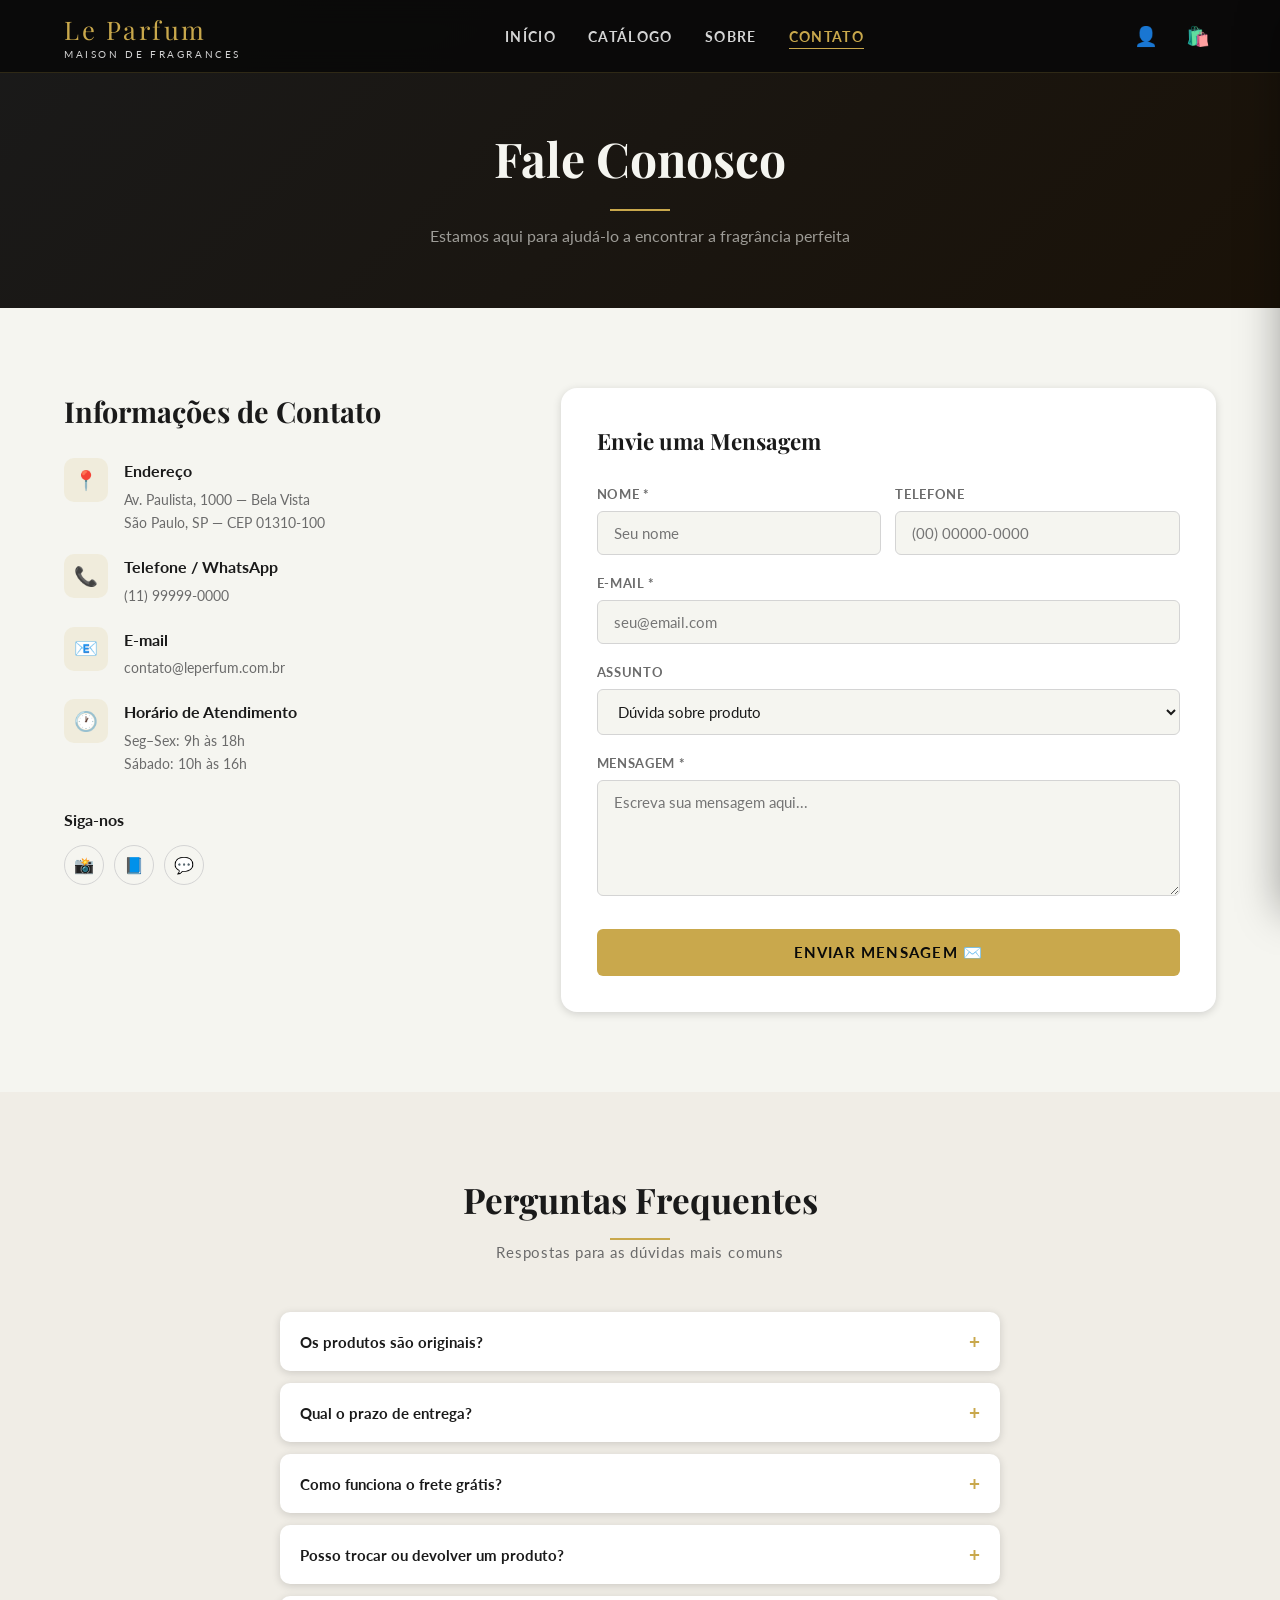
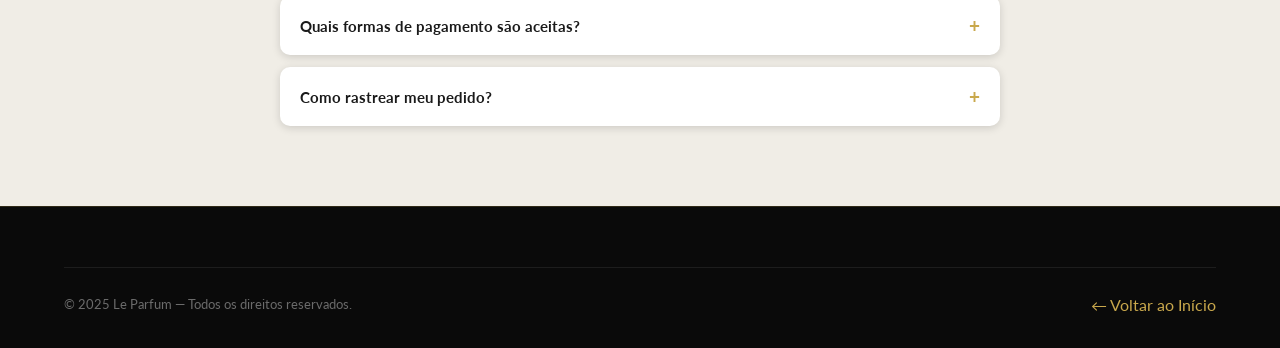
<file: le-parfum/pages/contato.html>
<!DOCTYPE html>
<html lang="pt-BR">
<head>
  <meta charset="UTF-8" />
  <meta name="viewport" content="width=device-width, initial-scale=1.0" />
  <title>Contato — Le Parfum</title>
  <link rel="stylesheet" href="../css/style.css" />
</head>
<body>
<div id="toast-container"></div>

<nav class="navbar">
  <div class="container navbar-inner">
    <a href="../index.html" class="navbar-logo">
      <div><span class="logo-text">Le Parfum</span><span class="logo-sub">Maison de Fragrances</span></div>
    </a>
    <ul class="navbar-nav">
      <li><a href="../index.html">Início</a></li>
      <li><a href="catalogo.html">Catálogo</a></li>
      <li><a href="sobre.html">Sobre</a></li>
      <li><a href="contato.html" class="active">Contato</a></li>
    </ul>
    <div class="navbar-actions">
      <button class="icon-btn" onclick="UI.openModal('auth-modal')" id="auth-btn">👤</button>
      <div id="user-menu" style="display:none; align-items:center; gap:8px;">
        <span style="color:var(--gold);font-size:0.85rem;" id="user-name"></span>
        <button class="icon-btn" onclick="Auth.logout()">🚪</button>
      </div>
      <button class="icon-btn" onclick="UI.openCart()" style="position:relative;">🛍️<span class="cart-count" style="display:none;">0</span></button>
    </div>
  </div>
</nav>

<div id="cart-overlay" class="cart-overlay" onclick="UI.closeCart()"></div>
<div id="cart-drawer" class="cart-drawer">
  <div class="cart-header"><h3>🛍️ Meu Carrinho</h3><button class="cart-close" onclick="UI.closeCart()">✕</button></div>
  <div class="cart-items" id="cart-items"></div>
  <div class="cart-footer"><div id="cart-footer-info"></div><button class="cart-checkout-btn" onclick="window.location.href='checkout.html'">Finalizar →</button></div>
</div>

<div id="auth-modal" class="modal-overlay">
  <div class="modal">
    <div class="modal-header"><h2>Acesse sua conta</h2><button class="modal-close" onclick="UI.closeModal('auth-modal')">✕</button></div>
    <div class="modal-body">
      <div class="modal-tabs"><div class="modal-tab active" data-tab="login">Entrar</div><div class="modal-tab" data-tab="register">Cadastrar</div></div>
      <div id="login-form" class="auth-form">
        <div class="form-group"><label class="form-label">E-mail</label><input type="email" id="login-email" class="form-control" placeholder="seu@email.com" /></div>
        <div class="form-group"><label class="form-label">Senha</label><input type="password" id="login-password" class="form-control" placeholder="••••••••" /></div>
        <button class="form-submit" id="login-submit">Entrar</button>
      </div>
      <div id="register-form" class="auth-form hidden">
        <div class="form-row">
          <div class="form-group"><label class="form-label">Nome *</label><input type="text" id="reg-name" class="form-control" /></div>
          <div class="form-group"><label class="form-label">Telefone</label><input type="tel" id="reg-phone" class="form-control" /></div>
        </div>
        <div class="form-group"><label class="form-label">E-mail *</label><input type="email" id="reg-email" class="form-control" /></div>
        <div class="form-group"><label class="form-label">Cidade</label><input type="text" id="reg-city" class="form-control" /></div>
        <div class="form-group"><label class="form-label">Senha *</label><input type="password" id="reg-password" class="form-control" /></div>
        <button class="form-submit" id="register-submit">Criar conta</button>
      </div>
    </div>
  </div>
</div>

<!-- Hero -->
<section style="background:linear-gradient(135deg,var(--dark) 0%,#1a1208 100%);padding:120px 0 60px;text-align:center;">
  <div class="container">
    <h1 style="font-family:var(--font-serif);font-size:3rem;color:var(--white);margin-bottom:12px;">Fale Conosco</h1>
    <div class="gold-line"></div>
    <p style="color:rgba(245,245,240,0.6);margin-top:12px;">Estamos aqui para ajudá-lo a encontrar a fragrância perfeita</p>
  </div>
</section>

<!-- Contato -->
<section style="padding:80px 0;background:var(--white);">
  <div class="container">
    <div style="display:grid;grid-template-columns:1fr 1.5fr;gap:60px;align-items:start;">

      <!-- Info -->
      <div>
        <h2 style="font-family:var(--font-serif);font-size:1.8rem;color:var(--dark);margin-bottom:24px;">Informações de Contato</h2>
        <div style="display:flex;flex-direction:column;gap:20px;">
          <div style="display:flex;gap:16px;align-items:flex-start;">
            <div style="width:44px;height:44px;border-radius:10px;background:rgba(201,168,76,0.12);display:flex;align-items:center;justify-content:center;font-size:1.2rem;flex-shrink:0;">📍</div>
            <div>
              <div style="font-weight:700;color:var(--dark);margin-bottom:4px;">Endereço</div>
              <div style="color:var(--gray);font-size:0.9rem;line-height:1.6;">Av. Paulista, 1000 — Bela Vista<br>São Paulo, SP — CEP 01310-100</div>
            </div>
          </div>
          <div style="display:flex;gap:16px;align-items:flex-start;">
            <div style="width:44px;height:44px;border-radius:10px;background:rgba(201,168,76,0.12);display:flex;align-items:center;justify-content:center;font-size:1.2rem;flex-shrink:0;">📞</div>
            <div>
              <div style="font-weight:700;color:var(--dark);margin-bottom:4px;">Telefone / WhatsApp</div>
              <div style="color:var(--gray);font-size:0.9rem;">(11) 99999-0000</div>
            </div>
          </div>
          <div style="display:flex;gap:16px;align-items:flex-start;">
            <div style="width:44px;height:44px;border-radius:10px;background:rgba(201,168,76,0.12);display:flex;align-items:center;justify-content:center;font-size:1.2rem;flex-shrink:0;">📧</div>
            <div>
              <div style="font-weight:700;color:var(--dark);margin-bottom:4px;">E-mail</div>
              <div style="color:var(--gray);font-size:0.9rem;">contato@leperfum.com.br</div>
            </div>
          </div>
          <div style="display:flex;gap:16px;align-items:flex-start;">
            <div style="width:44px;height:44px;border-radius:10px;background:rgba(201,168,76,0.12);display:flex;align-items:center;justify-content:center;font-size:1.2rem;flex-shrink:0;">🕐</div>
            <div>
              <div style="font-weight:700;color:var(--dark);margin-bottom:4px;">Horário de Atendimento</div>
              <div style="color:var(--gray);font-size:0.9rem;line-height:1.6;">Seg–Sex: 9h às 18h<br>Sábado: 10h às 16h</div>
            </div>
          </div>
        </div>

        <div style="margin-top:32px;">
          <div style="font-weight:700;color:var(--dark);margin-bottom:12px;">Siga-nos</div>
          <div style="display:flex;gap:10px;">
            <a href="#" style="width:40px;height:40px;border-radius:50%;border:1px solid var(--gray-light);display:flex;align-items:center;justify-content:center;font-size:1rem;transition:0.3s;" onmouseover="this.style.borderColor='var(--gold)';this.style.color='var(--gold)'" onmouseout="this.style.borderColor='var(--gray-light)';this.style.color=''">📸</a>
            <a href="#" style="width:40px;height:40px;border-radius:50%;border:1px solid var(--gray-light);display:flex;align-items:center;justify-content:center;font-size:1rem;transition:0.3s;" onmouseover="this.style.borderColor='var(--gold)';this.style.color='var(--gold)'" onmouseout="this.style.borderColor='var(--gray-light)';this.style.color=''">📘</a>
            <a href="#" style="width:40px;height:40px;border-radius:50%;border:1px solid var(--gray-light);display:flex;align-items:center;justify-content:center;font-size:1rem;transition:0.3s;" onmouseover="this.style.borderColor='var(--gold)';this.style.color='var(--gold)'" onmouseout="this.style.borderColor='var(--gray-light)';this.style.color=''">💬</a>
          </div>
        </div>
      </div>

      <!-- Formulário -->
      <div style="background:var(--white-pure);border-radius:16px;padding:36px;box-shadow:var(--shadow-sm);">
        <h3 style="font-family:var(--font-serif);font-size:1.4rem;color:var(--dark);margin-bottom:24px;">Envie uma Mensagem</h3>
        <form id="contact-form">
          <div class="form-row">
            <div class="form-group">
              <label class="form-label">Nome *</label>
              <input type="text" id="ct-name" class="form-control" placeholder="Seu nome" required />
            </div>
            <div class="form-group">
              <label class="form-label">Telefone</label>
              <input type="tel" id="ct-phone" class="form-control" placeholder="(00) 00000-0000" />
            </div>
          </div>
          <div class="form-group">
            <label class="form-label">E-mail *</label>
            <input type="email" id="ct-email" class="form-control" placeholder="seu@email.com" required />
          </div>
          <div class="form-group">
            <label class="form-label">Assunto</label>
            <select id="ct-subject" class="form-control">
              <option>Dúvida sobre produto</option>
              <option>Rastrear pedido</option>
              <option>Troca / Devolução</option>
              <option>Sugestão</option>
              <option>Outro</option>
            </select>
          </div>
          <div class="form-group">
            <label class="form-label">Mensagem *</label>
            <textarea id="ct-message" class="form-control" rows="5" placeholder="Escreva sua mensagem aqui..." required style="resize:vertical;"></textarea>
          </div>
          <button type="submit" class="form-submit">Enviar Mensagem ✉️</button>
        </form>
      </div>
    </div>
  </div>
</section>

<!-- FAQ -->
<section style="padding:80px 0;background:#F0EDE6;">
  <div class="container">
    <h2 class="section-title">Perguntas Frequentes</h2>
    <div class="gold-line"></div>
    <p class="section-subtitle">Respostas para as dúvidas mais comuns</p>
    <div style="max-width:720px;margin:0 auto;display:flex;flex-direction:column;gap:12px;" id="faq-list"></div>
  </div>
</section>

<footer class="footer">
  <div class="container">
    <div class="footer-bottom">
      <p>© 2025 Le Parfum — Todos os direitos reservados.</p>
      <a href="../index.html" style="color:var(--gold);">← Voltar ao Início</a>
    </div>
  </div>
</footer>

<button class="scroll-top" title="Voltar ao topo">↑</button>

<script src="../js/app.js"></script>
<script>
const faqs = [
  { q: 'Os produtos são originais?', a: 'Sim! Todos os nossos produtos são 100% originais, importados diretamente das marcas ou distribuidores autorizados. Garantimos autenticidade em cada compra.' },
  { q: 'Qual o prazo de entrega?', a: 'O prazo de entrega varia de 3 a 7 dias úteis para todo o Brasil. Pedidos feitos até as 14h são processados no mesmo dia.' },
  { q: 'Como funciona o frete grátis?', a: 'Oferecemos frete grátis para compras acima de R$ 500. Para pedidos abaixo desse valor, o frete é calculado automaticamente no checkout.' },
  { q: 'Posso trocar ou devolver um produto?', a: 'Sim! Aceitamos trocas e devoluções em até 7 dias após o recebimento, desde que o produto esteja lacrado e na embalagem original.' },
  { q: 'Quais formas de pagamento são aceitas?', a: 'Aceitamos cartão de crédito (parcelado em até 12x), cartão de débito, PIX e boleto bancário.' },
  { q: 'Como rastrear meu pedido?', a: 'Após a confirmação do envio, você receberá um e-mail com o código de rastreamento. Você também pode acompanhar pelo seu perfil no site.' },
];

document.getElementById('faq-list').innerHTML = faqs.map((f, i) => `
  <div style="background:var(--white-pure);border-radius:10px;overflow:hidden;box-shadow:var(--shadow-sm);">
    <button onclick="toggleFAQ(${i})" style="width:100%;display:flex;justify-content:space-between;align-items:center;padding:18px 20px;background:none;border:none;cursor:pointer;font-size:0.95rem;font-weight:700;color:var(--dark);text-align:left;gap:12px;">
      <span>${f.q}</span>
      <span id="faq-icon-${i}" style="color:var(--gold);font-size:1.2rem;flex-shrink:0;">+</span>
    </button>
    <div id="faq-body-${i}" style="display:none;padding:0 20px 18px;color:var(--gray);font-size:0.9rem;line-height:1.7;">${f.a}</div>
  </div>`).join('');

function toggleFAQ(i) {
  const body = document.getElementById(`faq-body-${i}`);
  const icon = document.getElementById(`faq-icon-${i}`);
  const isOpen = body.style.display !== 'none';
  body.style.display = isOpen ? 'none' : 'block';
  icon.textContent = isOpen ? '+' : '−';
}

document.getElementById('contact-form').addEventListener('submit', (e) => {
  e.preventDefault();
  const name = document.getElementById('ct-name').value.trim();
  const email = document.getElementById('ct-email').value.trim();
  const msg = document.getElementById('ct-message').value.trim();
  if (!name || !email || !msg) { UI.toast('Preencha todos os campos obrigatórios.', 'error'); return; }
  UI.toast(`Mensagem enviada com sucesso, ${name.split(' ')[0]}! Responderemos em breve. 📧`, 'success');
  e.target.reset();
});
</script>
</body>
</html>
</file>
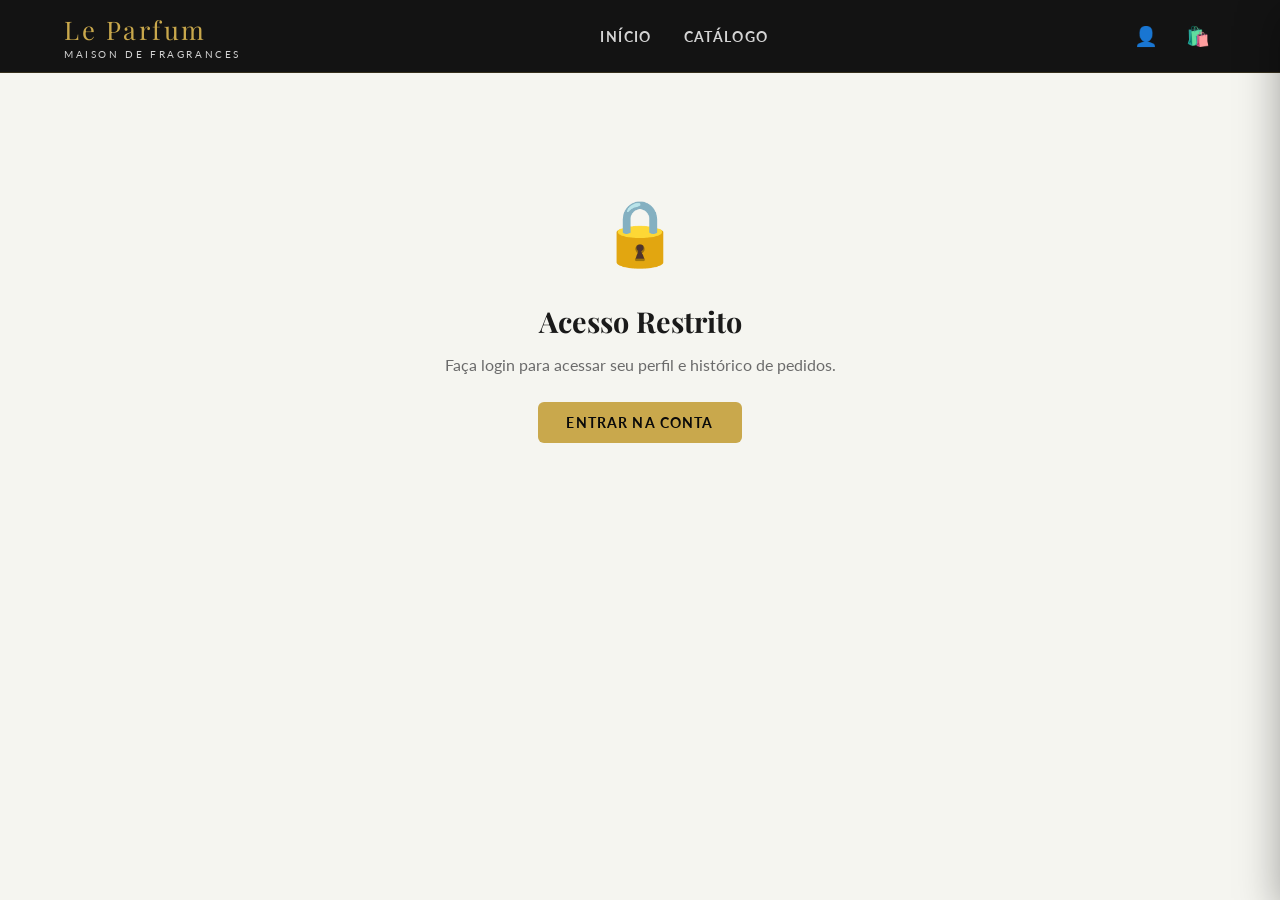
<file: le-parfum/pages/perfil.html>
<!DOCTYPE html>
<html lang="pt-BR">
<head>
  <meta charset="UTF-8" />
  <meta name="viewport" content="width=device-width, initial-scale=1.0" />
  <title>Meu Perfil — Le Parfum</title>
  <link rel="stylesheet" href="../css/style.css" />
</head>
<body>

<div id="toast-container"></div>

<!-- ── Navbar ── -->
<nav class="navbar">
  <div class="container navbar-inner">
    <a href="../index.html" class="navbar-logo">
      <div>
        <span class="logo-text">Le Parfum</span>
        <span class="logo-sub">Maison de Fragrances</span>
      </div>
    </a>
    <ul class="navbar-nav">
      <li><a href="../index.html">Início</a></li>
      <li><a href="catalogo.html">Catálogo</a></li>
    </ul>
    <div class="navbar-actions">
      <button class="icon-btn" onclick="UI.openModal('auth-modal')" id="auth-btn">👤</button>
      <div id="user-menu" style="display:none; align-items:center; gap:8px;">
        <span style="color:var(--gold);font-size:0.85rem;" id="user-name"></span>
        <button class="icon-btn" onclick="Auth.logout()">🚪</button>
      </div>
      <button class="icon-btn" onclick="UI.openCart()" style="position:relative;">
        🛍️<span class="cart-count" style="display:none;">0</span>
      </button>
    </div>
  </div>
</nav>

<!-- ── Carrinho ── -->
<div id="cart-overlay" class="cart-overlay" onclick="UI.closeCart()"></div>
<div id="cart-drawer" class="cart-drawer">
  <div class="cart-header"><h3>🛍️ Meu Carrinho</h3><button class="cart-close" onclick="UI.closeCart()">✕</button></div>
  <div class="cart-items" id="cart-items"></div>
  <div class="cart-footer"><div id="cart-footer-info"></div><button class="cart-checkout-btn" onclick="window.location.href='checkout.html'">Finalizar Pedido →</button></div>
</div>

<!-- ── Auth Modal ── -->
<div id="auth-modal" class="modal-overlay">
  <div class="modal">
    <div class="modal-header"><h2>Acesse sua conta</h2><button class="modal-close" onclick="UI.closeModal('auth-modal')">✕</button></div>
    <div class="modal-body">
      <div class="modal-tabs">
        <div class="modal-tab active" data-tab="login">Entrar</div>
        <div class="modal-tab" data-tab="register">Cadastrar</div>
      </div>
      <div id="login-form" class="auth-form">
        <div class="form-group"><label class="form-label">E-mail</label><input type="email" id="login-email" class="form-control" placeholder="seu@email.com" /></div>
        <div class="form-group"><label class="form-label">Senha</label><input type="password" id="login-password" class="form-control" placeholder="••••••••" /></div>
        <button class="form-submit" id="login-submit">Entrar</button>
      </div>
      <div id="register-form" class="auth-form hidden">
        <div class="form-row">
          <div class="form-group"><label class="form-label">Nome *</label><input type="text" id="reg-name" class="form-control" /></div>
          <div class="form-group"><label class="form-label">Telefone</label><input type="tel" id="reg-phone" class="form-control" /></div>
        </div>
        <div class="form-group"><label class="form-label">E-mail *</label><input type="email" id="reg-email" class="form-control" /></div>
        <div class="form-group"><label class="form-label">Cidade</label><input type="text" id="reg-city" class="form-control" /></div>
        <div class="form-group"><label class="form-label">Senha *</label><input type="password" id="reg-password" class="form-control" /></div>
        <button class="form-submit" id="register-submit">Criar conta</button>
      </div>
    </div>
  </div>
</div>

<!-- ════════════════════════════════════════════════════════
     PERFIL
════════════════════════════════════════════════════════ -->
<section class="profile-section">
  <div class="container">

    <!-- Não logado -->
    <div id="not-logged" class="hidden" style="text-align:center;padding:80px 0;">
      <div style="font-size:4rem;margin-bottom:16px;">🔒</div>
      <h2 style="font-family:var(--font-serif);font-size:1.8rem;color:var(--dark);margin-bottom:8px;">Acesso Restrito</h2>
      <p style="color:var(--gray);margin-bottom:24px;">Faça login para acessar seu perfil e histórico de pedidos.</p>
      <button class="btn btn-gold" onclick="UI.openModal('auth-modal')">Entrar na Conta</button>
    </div>

    <!-- Logado -->
    <div id="profile-content" class="hidden">
      <div class="profile-layout">
        <!-- Sidebar -->
        <aside class="profile-sidebar">
          <div class="profile-avatar" id="profile-avatar">LP</div>
          <div class="profile-name" id="profile-name">Usuário</div>
          <div class="profile-email" id="profile-email">email@email.com</div>
          <nav class="profile-nav">
            <div class="profile-nav-item active" onclick="showTab('orders')">📦 Meus Pedidos</div>
            <div class="profile-nav-item" onclick="showTab('data')">👤 Meus Dados</div>
            <div class="profile-nav-item" onclick="showTab('wishlist')">❤️ Favoritos</div>
            <div class="profile-nav-item" onclick="showTab('address')">📍 Endereços</div>
            <div class="profile-nav-item" style="margin-top:16px;color:var(--danger);" onclick="Auth.logout()">🚪 Sair</div>
          </nav>
        </aside>

        <!-- Conteúdo -->
        <div class="profile-content">

          <!-- Aba: Pedidos -->
          <div id="tab-orders" class="profile-tab">
            <div class="profile-card">
              <h3>📦 Meus Pedidos</h3>
              <div id="orders-list"></div>
            </div>
          </div>

          <!-- Aba: Dados -->
          <div id="tab-data" class="profile-tab hidden">
            <div class="profile-card">
              <h3>👤 Meus Dados</h3>
              <div class="form-row">
                <div class="form-group">
                  <label class="form-label">Nome completo</label>
                  <input type="text" id="edit-name" class="form-control" />
                </div>
                <div class="form-group">
                  <label class="form-label">Telefone</label>
                  <input type="tel" id="edit-phone" class="form-control" />
                </div>
              </div>
              <div class="form-group">
                <label class="form-label">E-mail</label>
                <input type="email" id="edit-email" class="form-control" readonly style="background:#f5f5f5;" />
              </div>
              <div class="form-group">
                <label class="form-label">Cidade</label>
                <input type="text" id="edit-city" class="form-control" />
              </div>
              <button class="btn btn-gold" onclick="saveProfile()">Salvar Alterações</button>
            </div>

            <div class="profile-card">
              <h3>🔒 Alterar Senha</h3>
              <div class="form-group">
                <label class="form-label">Senha atual</label>
                <input type="password" id="pass-current" class="form-control" placeholder="••••••••" />
              </div>
              <div class="form-row">
                <div class="form-group">
                  <label class="form-label">Nova senha</label>
                  <input type="password" id="pass-new" class="form-control" placeholder="••••••••" />
                </div>
                <div class="form-group">
                  <label class="form-label">Confirmar</label>
                  <input type="password" id="pass-confirm" class="form-control" placeholder="••••••••" />
                </div>
              </div>
              <button class="btn btn-outline" onclick="changePassword()">Alterar Senha</button>
            </div>
          </div>

          <!-- Aba: Favoritos -->
          <div id="tab-wishlist" class="profile-tab hidden">
            <div class="profile-card">
              <h3>❤️ Meus Favoritos</h3>
              <div id="wishlist-content"></div>
            </div>
          </div>

          <!-- Aba: Endereços -->
          <div id="tab-address" class="profile-tab hidden">
            <div class="profile-card">
              <h3>📍 Meus Endereços</h3>
              <div id="address-list">
                <div style="text-align:center;padding:40px;color:var(--gray);">
                  <div style="font-size:2.5rem;margin-bottom:8px;">📍</div>
                  <p>Nenhum endereço cadastrado.</p>
                  <button class="btn btn-gold" style="margin-top:12px;" onclick="UI.toast('Funcionalidade em breve!','info')">+ Adicionar Endereço</button>
                </div>
              </div>
            </div>
          </div>

        </div>
      </div>
    </div>
  </div>
</section>

<script src="../js/app.js"></script>
<script>
function showTab(tab) {
  document.querySelectorAll('.profile-tab').forEach(t => t.classList.add('hidden'));
  document.querySelectorAll('.profile-nav-item').forEach(n => n.classList.remove('active'));
  document.getElementById(`tab-${tab}`)?.classList.remove('hidden');
  event.currentTarget.classList.add('active');
  if (tab === 'orders')   renderOrders();
  if (tab === 'wishlist') renderWishlist();
}

const statusMap = {
  pending:  { label: 'Aguardando', class: 'status-pending' },
  approved: { label: 'Aprovado',   class: 'status-approved' },
  shipped:  { label: 'Enviado',    class: 'status-shipped' },
  done:     { label: 'Entregue',   class: 'status-done' },
  canceled: { label: 'Cancelado',  class: 'status-canceled' },
};

function renderOrders() {
  const el = document.getElementById('orders-list');
  if (!el) return;
  const orders = State.orders;
  if (orders.length === 0) {
    el.innerHTML = `<div style="text-align:center;padding:40px;color:var(--gray);">
      <div style="font-size:2.5rem;margin-bottom:8px;">📦</div>
      <p>Você ainda não fez nenhum pedido.</p>
      <a href="catalogo.html" class="btn btn-gold" style="margin-top:12px;display:inline-flex;">Ver Catálogo</a>
    </div>`;
    return;
  }
  el.innerHTML = orders.map(o => {
    const s = statusMap[o.status] || statusMap.pending;
    return `
      <div style="border:1px solid var(--gray-light);border-radius:8px;padding:16px;margin-bottom:12px;">
        <div style="display:flex;justify-content:space-between;align-items:center;margin-bottom:10px;flex-wrap:wrap;gap:8px;">
          <div>
            <span style="font-weight:700;font-size:0.9rem;">Pedido ${o.id}</span>
            <span style="color:var(--gray);font-size:0.8rem;margin-left:8px;">${o.date}</span>
          </div>
          <span class="status-badge ${s.class}">${s.label}</span>
        </div>
        <div style="display:flex;flex-wrap:wrap;gap:6px;margin-bottom:10px;">
          ${o.items.map(i => `<span style="background:#f5f5f0;padding:4px 10px;border-radius:4px;font-size:0.8rem;">${i.emoji} ${i.name} ${i.ml}ml ×${i.qty}</span>`).join('')}
        </div>
        <div style="display:flex;justify-content:space-between;align-items:center;flex-wrap:wrap;gap:8px;">
          <span style="font-size:0.82rem;color:var(--gray);">Pagamento: ${o.payment}</span>
          <span style="font-family:var(--font-serif);font-size:1.1rem;font-weight:700;color:var(--dark);">${UI.fmt(o.total)}</span>
        </div>
      </div>`;
  }).join('');
}

function renderWishlist() {
  const el = document.getElementById('wishlist-content');
  if (!el) return;
  const wished = PRODUCTS.filter(p => State.wishlist.includes(p.id));
  if (wished.length === 0) {
    el.innerHTML = `<div style="text-align:center;padding:40px;color:var(--gray);">
      <div style="font-size:2.5rem;margin-bottom:8px;">🤍</div>
      <p>Nenhum produto nos favoritos ainda.</p>
      <a href="catalogo.html" class="btn btn-gold" style="margin-top:12px;display:inline-flex;">Explorar Catálogo</a>
    </div>`;
    return;
  }
  el.innerHTML = `<div class="products-grid" style="grid-template-columns:repeat(auto-fill,minmax(200px,1fr));">
    ${wished.map(p => ProductsUI.renderCard(p)).join('')}
  </div>`;
  observeFadeIn();
}

function saveProfile() {
  const name  = document.getElementById('edit-name').value.trim();
  const phone = document.getElementById('edit-phone').value.trim();
  const city  = document.getElementById('edit-city').value.trim();
  if (!name) { UI.toast('O nome não pode estar vazio.', 'error'); return; }
  if (State.user) {
    State.user.name = name;
    State.user.initials = name.split(' ').map(n=>n[0]).join('').toUpperCase().slice(0,2);
    const client = State.clients.find(c => c.email === State.user.email);
    if (client) { client.name = name; client.phone = phone; client.city = city; }
    State.save();
    Auth.updateUI();
    document.getElementById('profile-name').textContent = name;
    document.getElementById('profile-avatar').textContent = State.user.initials;
    UI.toast('Dados atualizados com sucesso! ✅', 'success');
  }
}

function changePassword() {
  const curr = document.getElementById('pass-current').value;
  const nw   = document.getElementById('pass-new').value;
  const conf = document.getElementById('pass-confirm').value;
  if (!curr || !nw) { UI.toast('Preencha todos os campos.', 'error'); return; }
  if (nw !== conf)  { UI.toast('As senhas não coincidem.', 'error'); return; }
  if (nw.length < 4){ UI.toast('A nova senha deve ter ao menos 4 caracteres.', 'error'); return; }
  document.getElementById('pass-current').value = '';
  document.getElementById('pass-new').value = '';
  document.getElementById('pass-confirm').value = '';
  UI.toast('Senha alterada com sucesso! 🔒', 'success');
}

document.addEventListener('DOMContentLoaded', () => {
  if (!State.user) {
    document.getElementById('not-logged').classList.remove('hidden');
  } else {
    document.getElementById('profile-content').classList.remove('hidden');
    const u = State.user;
    const client = State.clients.find(c => c.email === u.email) || {};
    document.getElementById('profile-avatar').textContent = u.initials || 'LP';
    document.getElementById('profile-name').textContent   = u.name;
    document.getElementById('profile-email').textContent  = u.email;
    document.getElementById('edit-name').value  = u.name || '';
    document.getElementById('edit-email').value = u.email || '';
    document.getElementById('edit-phone').value = client.phone || '';
    document.getElementById('edit-city').value  = client.city || '';
    renderOrders();
  }
});
</script>
</body>
</html>
</file>
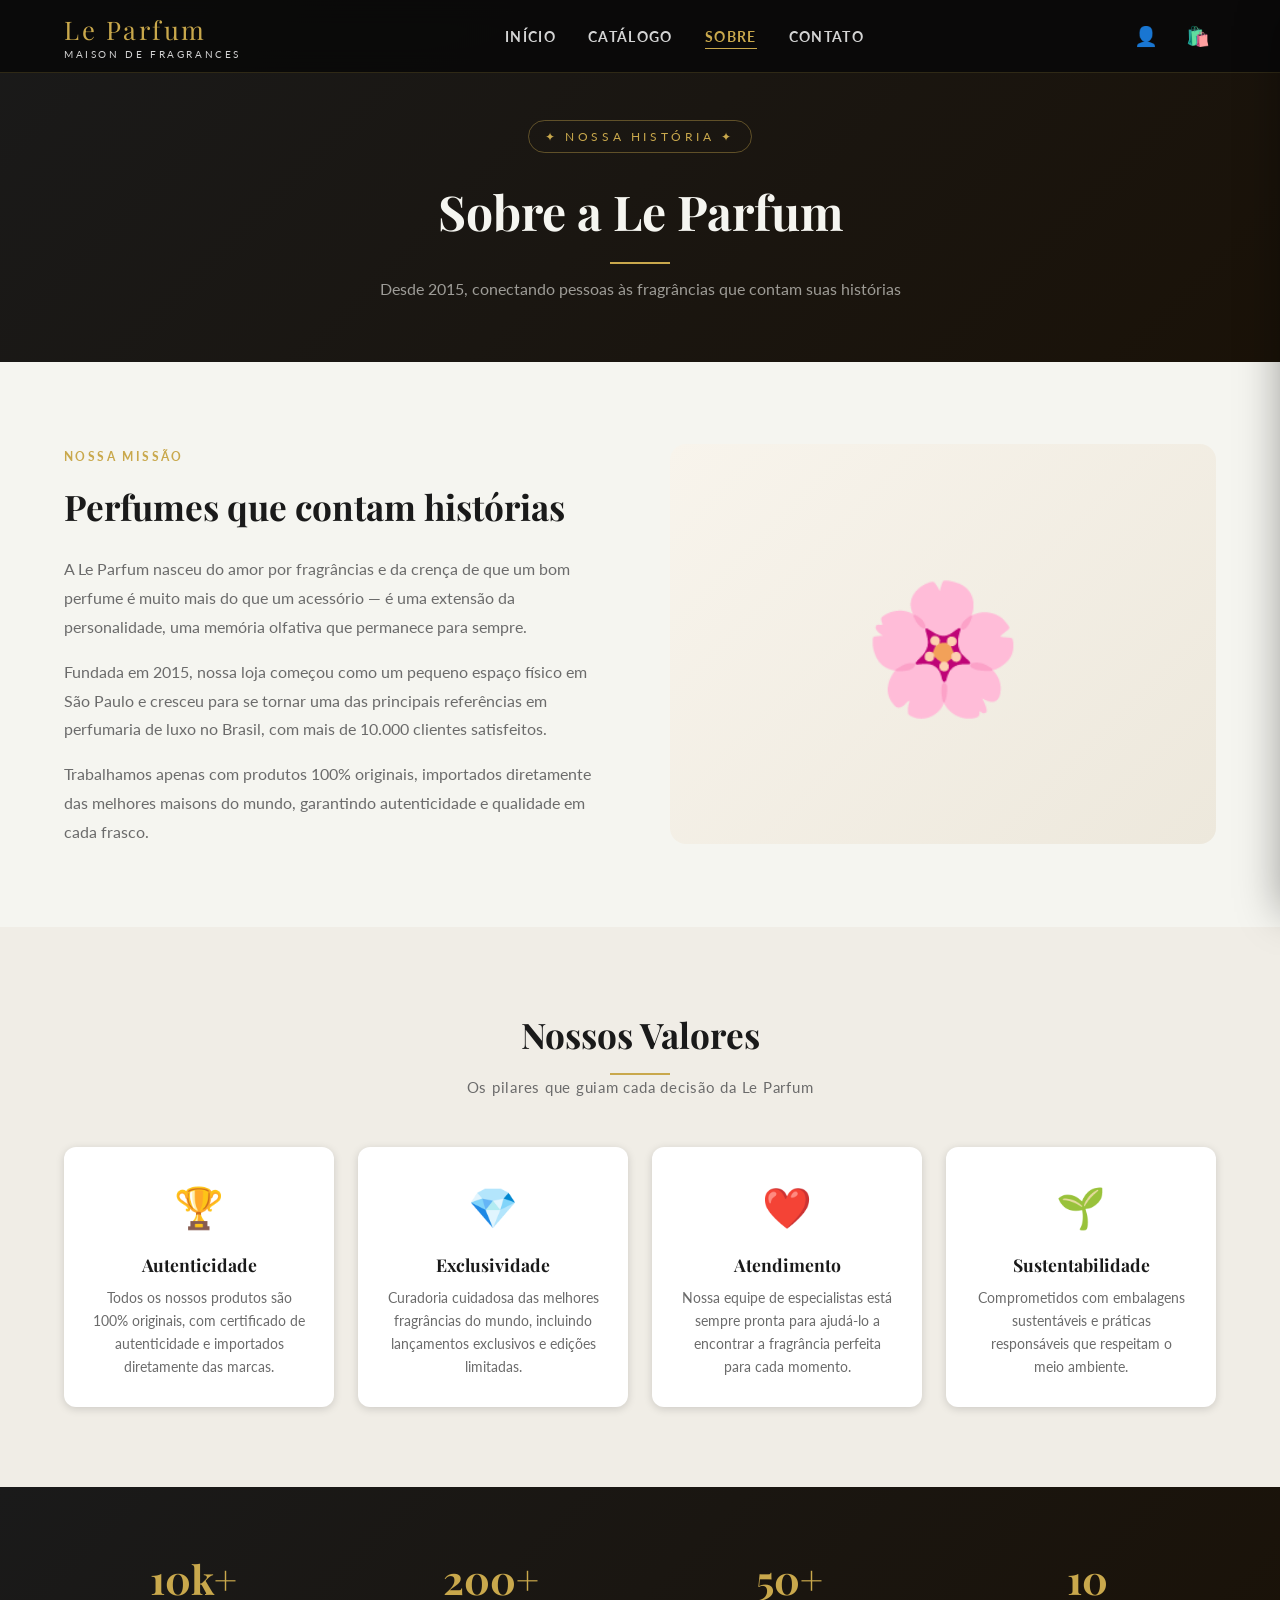
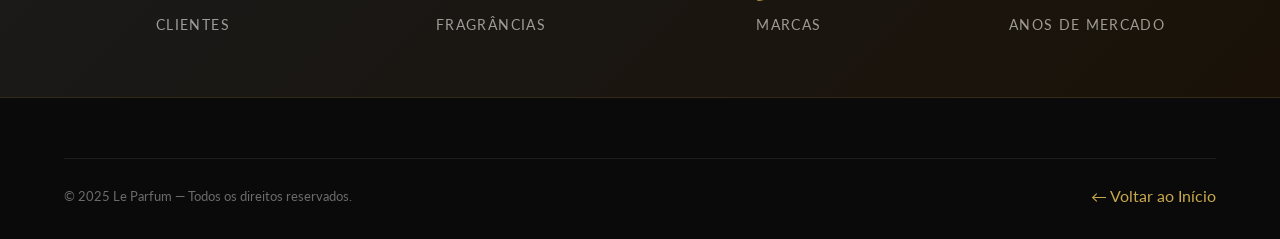
<file: le-parfum/pages/sobre.html>
<!DOCTYPE html>
<html lang="pt-BR">
<head>
  <meta charset="UTF-8" />
  <meta name="viewport" content="width=device-width, initial-scale=1.0" />
  <title>Sobre Nós — Le Parfum</title>
  <link rel="stylesheet" href="../css/style.css" />
</head>
<body>
<div id="toast-container"></div>

<nav class="navbar">
  <div class="container navbar-inner">
    <a href="../index.html" class="navbar-logo">
      <div><span class="logo-text">Le Parfum</span><span class="logo-sub">Maison de Fragrances</span></div>
    </a>
    <ul class="navbar-nav">
      <li><a href="../index.html">Início</a></li>
      <li><a href="catalogo.html">Catálogo</a></li>
      <li><a href="sobre.html" class="active">Sobre</a></li>
      <li><a href="contato.html">Contato</a></li>
    </ul>
    <div class="navbar-actions">
      <button class="icon-btn" onclick="UI.openModal('auth-modal')" id="auth-btn">👤</button>
      <div id="user-menu" style="display:none; align-items:center; gap:8px;">
        <span style="color:var(--gold);font-size:0.85rem;" id="user-name"></span>
        <button class="icon-btn" onclick="Auth.logout()">🚪</button>
      </div>
      <button class="icon-btn" onclick="UI.openCart()" style="position:relative;">🛍️<span class="cart-count" style="display:none;">0</span></button>
    </div>
  </div>
</nav>

<div id="cart-overlay" class="cart-overlay" onclick="UI.closeCart()"></div>
<div id="cart-drawer" class="cart-drawer">
  <div class="cart-header"><h3>🛍️ Meu Carrinho</h3><button class="cart-close" onclick="UI.closeCart()">✕</button></div>
  <div class="cart-items" id="cart-items"></div>
  <div class="cart-footer"><div id="cart-footer-info"></div><button class="cart-checkout-btn" onclick="window.location.href='checkout.html'">Finalizar →</button></div>
</div>

<div id="auth-modal" class="modal-overlay">
  <div class="modal">
    <div class="modal-header"><h2>Acesse sua conta</h2><button class="modal-close" onclick="UI.closeModal('auth-modal')">✕</button></div>
    <div class="modal-body">
      <div class="modal-tabs"><div class="modal-tab active" data-tab="login">Entrar</div><div class="modal-tab" data-tab="register">Cadastrar</div></div>
      <div id="login-form" class="auth-form">
        <div class="form-group"><label class="form-label">E-mail</label><input type="email" id="login-email" class="form-control" placeholder="seu@email.com" /></div>
        <div class="form-group"><label class="form-label">Senha</label><input type="password" id="login-password" class="form-control" placeholder="••••••••" /></div>
        <button class="form-submit" id="login-submit">Entrar</button>
      </div>
      <div id="register-form" class="auth-form hidden">
        <div class="form-row">
          <div class="form-group"><label class="form-label">Nome *</label><input type="text" id="reg-name" class="form-control" /></div>
          <div class="form-group"><label class="form-label">Telefone</label><input type="tel" id="reg-phone" class="form-control" /></div>
        </div>
        <div class="form-group"><label class="form-label">E-mail *</label><input type="email" id="reg-email" class="form-control" /></div>
        <div class="form-group"><label class="form-label">Cidade</label><input type="text" id="reg-city" class="form-control" /></div>
        <div class="form-group"><label class="form-label">Senha *</label><input type="password" id="reg-password" class="form-control" /></div>
        <button class="form-submit" id="register-submit">Criar conta</button>
      </div>
    </div>
  </div>
</div>

<!-- Hero -->
<section style="background:linear-gradient(135deg,var(--dark) 0%,#1a1208 100%);padding:120px 0 60px;text-align:center;">
  <div class="container">
    <span style="font-size:0.75rem;letter-spacing:0.3em;text-transform:uppercase;color:var(--gold);border:1px solid rgba(201,168,76,0.4);padding:6px 16px;border-radius:20px;display:inline-block;margin-bottom:20px;">✦ Nossa História ✦</span>
    <h1 style="font-family:var(--font-serif);font-size:3rem;color:var(--white);margin-bottom:12px;">Sobre a Le Parfum</h1>
    <div class="gold-line"></div>
    <p style="color:rgba(245,245,240,0.6);margin-top:12px;max-width:600px;margin-left:auto;margin-right:auto;">Desde 2015, conectando pessoas às fragrâncias que contam suas histórias</p>
  </div>
</section>

<!-- Nossa História -->
<section style="padding:80px 0;background:var(--white);">
  <div class="container">
    <div style="display:grid;grid-template-columns:1fr 1fr;gap:60px;align-items:center;">
      <div>
        <span style="font-size:0.75rem;letter-spacing:0.2em;text-transform:uppercase;color:var(--gold);font-weight:700;">Nossa Missão</span>
        <h2 style="font-family:var(--font-serif);font-size:2.2rem;color:var(--dark);margin:12px 0 20px;">Perfumes que contam histórias</h2>
        <p style="color:var(--gray);line-height:1.8;margin-bottom:16px;">A Le Parfum nasceu do amor por fragrâncias e da crença de que um bom perfume é muito mais do que um acessório — é uma extensão da personalidade, uma memória olfativa que permanece para sempre.</p>
        <p style="color:var(--gray);line-height:1.8;margin-bottom:16px;">Fundada em 2015, nossa loja começou como um pequeno espaço físico em São Paulo e cresceu para se tornar uma das principais referências em perfumaria de luxo no Brasil, com mais de 10.000 clientes satisfeitos.</p>
        <p style="color:var(--gray);line-height:1.8;">Trabalhamos apenas com produtos 100% originais, importados diretamente das melhores maisons do mundo, garantindo autenticidade e qualidade em cada frasco.</p>
      </div>
      <div style="background:linear-gradient(135deg,#f8f4ec,#ede8dc);border-radius:16px;height:400px;display:flex;align-items:center;justify-content:center;font-size:8rem;">🌸</div>
    </div>
  </div>
</section>

<!-- Valores -->
<section style="padding:80px 0;background:#F0EDE6;">
  <div class="container">
    <h2 class="section-title">Nossos Valores</h2>
    <div class="gold-line"></div>
    <p class="section-subtitle">Os pilares que guiam cada decisão da Le Parfum</p>
    <div style="display:grid;grid-template-columns:repeat(auto-fit,minmax(220px,1fr));gap:24px;">
      <div style="background:var(--white-pure);border-radius:12px;padding:28px;text-align:center;box-shadow:var(--shadow-sm);transition:var(--transition);" onmouseover="this.style.transform='translateY(-4px)'" onmouseout="this.style.transform=''">
        <div style="font-size:2.5rem;margin-bottom:12px;">🏆</div>
        <h3 style="font-family:var(--font-serif);font-size:1.1rem;color:var(--dark);margin-bottom:8px;">Autenticidade</h3>
        <p style="font-size:0.85rem;color:var(--gray);line-height:1.7;">Todos os nossos produtos são 100% originais, com certificado de autenticidade e importados diretamente das marcas.</p>
      </div>
      <div style="background:var(--white-pure);border-radius:12px;padding:28px;text-align:center;box-shadow:var(--shadow-sm);transition:var(--transition);" onmouseover="this.style.transform='translateY(-4px)'" onmouseout="this.style.transform=''">
        <div style="font-size:2.5rem;margin-bottom:12px;">💎</div>
        <h3 style="font-family:var(--font-serif);font-size:1.1rem;color:var(--dark);margin-bottom:8px;">Exclusividade</h3>
        <p style="font-size:0.85rem;color:var(--gray);line-height:1.7;">Curadoria cuidadosa das melhores fragrâncias do mundo, incluindo lançamentos exclusivos e edições limitadas.</p>
      </div>
      <div style="background:var(--white-pure);border-radius:12px;padding:28px;text-align:center;box-shadow:var(--shadow-sm);transition:var(--transition);" onmouseover="this.style.transform='translateY(-4px)'" onmouseout="this.style.transform=''">
        <div style="font-size:2.5rem;margin-bottom:12px;">❤️</div>
        <h3 style="font-family:var(--font-serif);font-size:1.1rem;color:var(--dark);margin-bottom:8px;">Atendimento</h3>
        <p style="font-size:0.85rem;color:var(--gray);line-height:1.7;">Nossa equipe de especialistas está sempre pronta para ajudá-lo a encontrar a fragrância perfeita para cada momento.</p>
      </div>
      <div style="background:var(--white-pure);border-radius:12px;padding:28px;text-align:center;box-shadow:var(--shadow-sm);transition:var(--transition);" onmouseover="this.style.transform='translateY(-4px)'" onmouseout="this.style.transform=''">
        <div style="font-size:2.5rem;margin-bottom:12px;">🌱</div>
        <h3 style="font-family:var(--font-serif);font-size:1.1rem;color:var(--dark);margin-bottom:8px;">Sustentabilidade</h3>
        <p style="font-size:0.85rem;color:var(--gray);line-height:1.7;">Comprometidos com embalagens sustentáveis e práticas responsáveis que respeitam o meio ambiente.</p>
      </div>
    </div>
  </div>
</section>

<!-- Números -->
<section style="background:linear-gradient(135deg,var(--dark) 0%,#1a1208 100%);padding:60px 0;">
  <div class="container">
    <div style="display:grid;grid-template-columns:repeat(auto-fit,minmax(150px,1fr));gap:40px;text-align:center;">
      <div><div style="font-family:var(--font-serif);font-size:2.5rem;color:var(--gold);font-weight:700;">10k+</div><div style="color:rgba(245,245,240,0.6);font-size:0.85rem;text-transform:uppercase;letter-spacing:0.1em;margin-top:4px;">Clientes</div></div>
      <div><div style="font-family:var(--font-serif);font-size:2.5rem;color:var(--gold);font-weight:700;">200+</div><div style="color:rgba(245,245,240,0.6);font-size:0.85rem;text-transform:uppercase;letter-spacing:0.1em;margin-top:4px;">Fragrâncias</div></div>
      <div><div style="font-family:var(--font-serif);font-size:2.5rem;color:var(--gold);font-weight:700;">50+</div><div style="color:rgba(245,245,240,0.6);font-size:0.85rem;text-transform:uppercase;letter-spacing:0.1em;margin-top:4px;">Marcas</div></div>
      <div><div style="font-family:var(--font-serif);font-size:2.5rem;color:var(--gold);font-weight:700;">10</div><div style="color:rgba(245,245,240,0.6);font-size:0.85rem;text-transform:uppercase;letter-spacing:0.1em;margin-top:4px;">Anos de Mercado</div></div>
    </div>
  </div>
</section>

<footer class="footer">
  <div class="container">
    <div class="footer-bottom">
      <p>© 2025 Le Parfum — Todos os direitos reservados.</p>
      <a href="../index.html" style="color:var(--gold);">← Voltar ao Início</a>
    </div>
  </div>
</footer>

<button class="scroll-top" title="Voltar ao topo">↑</button>
<script src="../js/app.js"></script>
</body>
</html>
</file>
<file: le-parfum/css/style.css>
/* ============================================================
   LE PARFUM — Estilos Globais
   Paleta: Dourado (#C9A84C), Preto (#0A0A0A), Branco (#F5F5F0)
   ============================================================ */

@import url('https://fonts.googleapis.com/css2?family=Playfair+Display:ital,wght@0,400;0,600;0,700;1,400&family=Lato:wght@300;400;700&display=swap');

:root {
  --gold:        #C9A84C;
  --gold-light:  #E8C97A;
  --gold-dark:   #9B7B2E;
  --black:       #0A0A0A;
  --dark:        #1A1A1A;
  --dark-mid:    #2A2A2A;
  --gray:        #6B6B6B;
  --gray-light:  #D4D4D4;
  --white:       #F5F5F0;
  --white-pure:  #FFFFFF;
  --danger:      #C0392B;
  --success:     #27AE60;
  --font-serif:  'Playfair Display', Georgia, serif;
  --font-sans:   'Lato', Arial, sans-serif;
  --shadow-sm:   0 2px 8px rgba(0,0,0,0.15);
  --shadow-md:   0 6px 20px rgba(0,0,0,0.25);
  --shadow-lg:   0 12px 40px rgba(0,0,0,0.35);
  --radius:      6px;
  --transition:  0.3s ease;
}

/* ── Reset ── */
*, *::before, *::after { box-sizing: border-box; margin: 0; padding: 0; }
html { scroll-behavior: smooth; font-size: 16px; }
body {
  font-family: var(--font-sans);
  background: var(--white);
  color: var(--dark);
  line-height: 1.6;
  overflow-x: hidden;
}
a { text-decoration: none; color: inherit; }
ul { list-style: none; }
img { max-width: 100%; display: block; }
button { cursor: pointer; border: none; background: none; font-family: inherit; }
input, select, textarea { font-family: inherit; }

/* ── Utilitários ── */
.container { max-width: 1200px; margin: 0 auto; padding: 0 24px; }
.section-title {
  font-family: var(--font-serif);
  font-size: 2.2rem;
  color: var(--dark);
  text-align: center;
  margin-bottom: 0.4rem;
}
.section-subtitle {
  font-size: 0.95rem;
  color: var(--gray);
  text-align: center;
  margin-bottom: 3rem;
  letter-spacing: 0.05em;
}
.gold-line {
  width: 60px; height: 2px;
  background: var(--gold);
  margin: 0.6rem auto 0;
}
.btn {
  display: inline-flex; align-items: center; gap: 8px;
  padding: 12px 28px;
  border-radius: var(--radius);
  font-size: 0.9rem;
  font-weight: 700;
  letter-spacing: 0.08em;
  text-transform: uppercase;
  transition: var(--transition);
}
.btn-gold {
  background: var(--gold);
  color: var(--black);
}
.btn-gold:hover { background: var(--gold-light); transform: translateY(-2px); box-shadow: var(--shadow-md); }
.btn-outline {
  border: 2px solid var(--gold);
  color: var(--gold);
  background: transparent;
}
.btn-outline:hover { background: var(--gold); color: var(--black); }
.btn-dark {
  background: var(--dark);
  color: var(--white);
}
.btn-dark:hover { background: var(--dark-mid); }
.badge {
  display: inline-block;
  padding: 3px 10px;
  border-radius: 20px;
  font-size: 0.75rem;
  font-weight: 700;
  letter-spacing: 0.05em;
  text-transform: uppercase;
}
.badge-gold { background: var(--gold); color: var(--black); }
.badge-new  { background: var(--success); color: #fff; }
.badge-sale { background: var(--danger); color: #fff; }
.text-gold { color: var(--gold); }
.text-center { text-align: center; }
.mt-1 { margin-top: 0.5rem; }
.mt-2 { margin-top: 1rem; }
.mt-3 { margin-top: 1.5rem; }
.mb-2 { margin-bottom: 1rem; }
.hidden { display: none !important; }

/* ── Notificações Toast ── */
#toast-container {
  position: fixed; bottom: 30px; right: 30px;
  z-index: 9999; display: flex; flex-direction: column; gap: 10px;
}
.toast {
  background: var(--dark);
  color: var(--white);
  padding: 14px 22px;
  border-radius: var(--radius);
  border-left: 4px solid var(--gold);
  font-size: 0.9rem;
  box-shadow: var(--shadow-md);
  animation: slideIn 0.3s ease, fadeOut 0.5s ease 2.5s forwards;
  max-width: 320px;
}
.toast.success { border-left-color: var(--success); }
.toast.error   { border-left-color: var(--danger); }
@keyframes slideIn  { from { transform: translateX(120%); opacity: 0; } to { transform: translateX(0); opacity: 1; } }
@keyframes fadeOut  { to { opacity: 0; transform: translateX(120%); } }

/* ── Navbar ── */
.navbar {
  position: fixed; top: 0; left: 0; right: 0;
  z-index: 1000;
  background: rgba(10,10,10,0.96);
  backdrop-filter: blur(12px);
  border-bottom: 1px solid rgba(201,168,76,0.2);
  transition: var(--transition);
}
.navbar-inner {
  display: flex; align-items: center; justify-content: space-between;
  height: 72px;
}
.navbar-logo {
  display: flex; align-items: center; gap: 10px;
}
.navbar-logo .logo-text {
  font-family: var(--font-serif);
  font-size: 1.6rem;
  color: var(--gold);
  letter-spacing: 0.1em;
}
.navbar-logo .logo-sub {
  font-size: 0.65rem;
  color: var(--gray-light);
  letter-spacing: 0.25em;
  text-transform: uppercase;
  display: block;
  margin-top: -4px;
}
.navbar-nav {
  display: flex; align-items: center; gap: 32px;
}
.navbar-nav a {
  color: var(--gray-light);
  font-size: 0.85rem;
  letter-spacing: 0.1em;
  text-transform: uppercase;
  font-weight: 700;
  transition: var(--transition);
  position: relative;
}
.navbar-nav a::after {
  content: ''; position: absolute; bottom: -4px; left: 0;
  width: 0; height: 1px; background: var(--gold);
  transition: var(--transition);
}
.navbar-nav a:hover, .navbar-nav a.active { color: var(--gold); }
.navbar-nav a:hover::after, .navbar-nav a.active::after { width: 100%; }
.navbar-actions { display: flex; align-items: center; gap: 16px; }
.navbar-actions .icon-btn {
  position: relative;
  color: var(--gray-light);
  font-size: 1.2rem;
  transition: var(--transition);
  padding: 6px;
}
.navbar-actions .icon-btn:hover { color: var(--gold); }
.cart-count {
  position: absolute; top: -4px; right: -4px;
  background: var(--gold); color: var(--black);
  width: 18px; height: 18px;
  border-radius: 50%;
  font-size: 0.65rem;
  font-weight: 700;
  display: flex; align-items: center; justify-content: center;
}
.hamburger {
  display: none; flex-direction: column; gap: 5px;
  padding: 6px; cursor: pointer;
}
.hamburger span {
  display: block; width: 24px; height: 2px;
  background: var(--gray-light);
  transition: var(--transition);
}

/* ── Hero ── */
.hero {
  min-height: 100vh;
  background: linear-gradient(135deg, var(--black) 0%, #1a1208 50%, #0d0d0d 100%);
  display: flex; align-items: center;
  position: relative; overflow: hidden;
  padding-top: 72px;
}
.hero::before {
  content: '';
  position: absolute; inset: 0;
  background: radial-gradient(ellipse at 70% 50%, rgba(201,168,76,0.12) 0%, transparent 60%);
}
.hero-content {
  display: grid; grid-template-columns: 1fr 1fr;
  gap: 60px; align-items: center;
  padding: 80px 0;
}
.hero-tag {
  display: inline-block;
  font-size: 0.75rem;
  letter-spacing: 0.3em;
  text-transform: uppercase;
  color: var(--gold);
  border: 1px solid rgba(201,168,76,0.4);
  padding: 6px 16px;
  border-radius: 20px;
  margin-bottom: 1.5rem;
}
.hero h1 {
  font-family: var(--font-serif);
  font-size: clamp(2.5rem, 5vw, 4rem);
  color: var(--white);
  line-height: 1.15;
  margin-bottom: 1.2rem;
}
.hero h1 em { color: var(--gold); font-style: italic; }
.hero p {
  color: rgba(245,245,240,0.7);
  font-size: 1.05rem;
  margin-bottom: 2.5rem;
  max-width: 440px;
}
.hero-actions { display: flex; gap: 16px; flex-wrap: wrap; }
.hero-stats {
  display: flex; gap: 40px; margin-top: 3rem;
}
.hero-stat-num {
  font-family: var(--font-serif);
  font-size: 2rem;
  color: var(--gold);
  font-weight: 700;
}
.hero-stat-label {
  font-size: 0.75rem;
  color: rgba(245,245,240,0.5);
  letter-spacing: 0.1em;
  text-transform: uppercase;
}
.hero-image {
  display: flex; justify-content: center; align-items: center;
  position: relative;
}
.hero-image-circle {
  width: 420px; height: 420px;
  border-radius: 50%;
  background: radial-gradient(circle, rgba(201,168,76,0.15) 0%, transparent 70%);
  border: 1px solid rgba(201,168,76,0.2);
  display: flex; align-items: center; justify-content: center;
  position: relative;
}
.hero-image-circle::before {
  content: '';
  position: absolute; inset: 20px;
  border-radius: 50%;
  border: 1px dashed rgba(201,168,76,0.3);
  animation: spin 20s linear infinite;
}
@keyframes spin { to { transform: rotate(360deg); } }
.hero-perfume-icon {
  font-size: 8rem;
  filter: drop-shadow(0 0 40px rgba(201,168,76,0.4));
}

/* ── Categorias ── */
.categories-section { padding: 80px 0; background: var(--white); }
.categories-grid {
  display: grid;
  grid-template-columns: repeat(auto-fit, minmax(200px, 1fr));
  gap: 20px;
}
.category-card {
  background: var(--dark);
  border-radius: 12px;
  padding: 32px 20px;
  text-align: center;
  cursor: pointer;
  transition: var(--transition);
  border: 1px solid transparent;
  position: relative; overflow: hidden;
}
.category-card::before {
  content: '';
  position: absolute; inset: 0;
  background: linear-gradient(135deg, rgba(201,168,76,0.08), transparent);
  opacity: 0; transition: var(--transition);
}
.category-card:hover { border-color: var(--gold); transform: translateY(-4px); box-shadow: var(--shadow-md); }
.category-card:hover::before { opacity: 1; }
.category-icon { font-size: 2.5rem; margin-bottom: 12px; }
.category-name { color: var(--white); font-weight: 700; font-size: 0.95rem; letter-spacing: 0.05em; }
.category-count { color: var(--gray); font-size: 0.8rem; margin-top: 4px; }

/* ── Produtos em Destaque ── */
.featured-section { padding: 80px 0; background: #F0EDE6; }
.products-grid {
  display: grid;
  grid-template-columns: repeat(auto-fill, minmax(260px, 1fr));
  gap: 28px;
}
.product-card {
  background: var(--white-pure);
  border-radius: 12px;
  overflow: hidden;
  box-shadow: var(--shadow-sm);
  transition: var(--transition);
  position: relative;
}
.product-card:hover { transform: translateY(-6px); box-shadow: var(--shadow-md); }
.product-image {
  height: 240px;
  background: linear-gradient(135deg, #f8f4ec, #ede8dc);
  display: flex; align-items: center; justify-content: center;
  position: relative; overflow: hidden;
}
.product-image .product-emoji { font-size: 5rem; transition: transform 0.4s ease; }
.product-card:hover .product-emoji { transform: scale(1.1) rotate(-5deg); }
.product-badges {
  position: absolute; top: 12px; left: 12px;
  display: flex; flex-direction: column; gap: 4px;
}
.product-wishlist {
  position: absolute; top: 12px; right: 12px;
  background: rgba(255,255,255,0.9);
  border-radius: 50%;
  width: 36px; height: 36px;
  display: flex; align-items: center; justify-content: center;
  font-size: 1rem;
  transition: var(--transition);
  cursor: pointer;
}
.product-wishlist:hover { background: var(--gold); color: var(--white-pure); }
.product-wishlist.active { color: var(--danger); }
.product-info { padding: 18px; }
.product-brand { font-size: 0.75rem; color: var(--gold); letter-spacing: 0.1em; text-transform: uppercase; font-weight: 700; }
.product-name { font-family: var(--font-serif); font-size: 1.1rem; color: var(--dark); margin: 4px 0 8px; }
.product-notes { font-size: 0.8rem; color: var(--gray); margin-bottom: 12px; }
.product-footer { display: flex; align-items: center; justify-content: space-between; }
.product-price { font-family: var(--font-serif); font-size: 1.3rem; color: var(--dark); font-weight: 700; }
.product-price-old { font-size: 0.85rem; color: var(--gray); text-decoration: line-through; margin-right: 6px; }
.add-to-cart-btn {
  background: var(--gold);
  color: var(--black);
  border: none;
  border-radius: var(--radius);
  padding: 8px 16px;
  font-size: 0.8rem;
  font-weight: 700;
  letter-spacing: 0.05em;
  cursor: pointer;
  transition: var(--transition);
}
.add-to-cart-btn:hover { background: var(--gold-light); transform: scale(1.05); }

/* ── Banner Promo ── */
.promo-banner {
  background: linear-gradient(135deg, var(--dark) 0%, #1a1208 100%);
  padding: 80px 0;
  position: relative; overflow: hidden;
}
.promo-banner::before {
  content: '';
  position: absolute; inset: 0;
  background: radial-gradient(ellipse at 30% 50%, rgba(201,168,76,0.15) 0%, transparent 60%);
}
.promo-content {
  display: grid; grid-template-columns: 1fr 1fr;
  gap: 60px; align-items: center;
  position: relative;
}
.promo-tag {
  font-size: 0.75rem; letter-spacing: 0.3em; text-transform: uppercase;
  color: var(--gold); margin-bottom: 1rem;
}
.promo-title {
  font-family: var(--font-serif);
  font-size: 2.5rem; color: var(--white); line-height: 1.2;
  margin-bottom: 1rem;
}
.promo-desc { color: rgba(245,245,240,0.7); margin-bottom: 2rem; }
.promo-visual {
  display: flex; justify-content: center;
  font-size: 9rem;
  filter: drop-shadow(0 0 30px rgba(201,168,76,0.3));
}

/* ── Depoimentos ── */
.testimonials-section { padding: 80px 0; background: var(--white); }
.testimonials-grid {
  display: grid; grid-template-columns: repeat(auto-fit, minmax(300px, 1fr));
  gap: 24px;
}
.testimonial-card {
  background: var(--white-pure);
  border-radius: 12px;
  padding: 28px;
  border: 1px solid var(--gray-light);
  transition: var(--transition);
}
.testimonial-card:hover { border-color: var(--gold); box-shadow: var(--shadow-sm); }
.testimonial-stars { color: var(--gold); font-size: 1rem; margin-bottom: 12px; }
.testimonial-text { color: var(--gray); font-style: italic; margin-bottom: 16px; line-height: 1.7; }
.testimonial-author { display: flex; align-items: center; gap: 12px; }
.testimonial-avatar {
  width: 44px; height: 44px; border-radius: 50%;
  background: var(--gold); color: var(--black);
  display: flex; align-items: center; justify-content: center;
  font-weight: 700; font-size: 1rem;
}
.testimonial-name { font-weight: 700; font-size: 0.9rem; }
.testimonial-role { font-size: 0.75rem; color: var(--gray); }

/* ── Newsletter ── */
.newsletter-section {
  background: var(--gold);
  padding: 60px 0;
}
.newsletter-inner {
  display: flex; align-items: center; justify-content: space-between;
  gap: 40px; flex-wrap: wrap;
}
.newsletter-text h2 { font-family: var(--font-serif); font-size: 1.8rem; color: var(--black); }
.newsletter-text p { color: rgba(10,10,10,0.7); margin-top: 4px; }
.newsletter-form { display: flex; gap: 12px; flex: 1; max-width: 480px; }
.newsletter-form input {
  flex: 1; padding: 14px 18px;
  border: none; border-radius: var(--radius);
  font-size: 0.95rem;
  outline: none;
}
.newsletter-form button {
  background: var(--black); color: var(--gold);
  padding: 14px 24px;
  border-radius: var(--radius);
  font-weight: 700; font-size: 0.85rem;
  letter-spacing: 0.08em; text-transform: uppercase;
  transition: var(--transition);
}
.newsletter-form button:hover { background: var(--dark-mid); }

/* ── Footer ── */
.footer {
  background: var(--black);
  padding: 60px 0 30px;
  border-top: 1px solid rgba(201,168,76,0.2);
}
.footer-grid {
  display: grid; grid-template-columns: 2fr 1fr 1fr 1fr;
  gap: 40px; margin-bottom: 40px;
}
.footer-logo { font-family: var(--font-serif); font-size: 1.8rem; color: var(--gold); margin-bottom: 12px; }
.footer-desc { color: var(--gray); font-size: 0.9rem; line-height: 1.7; }
.footer-social { display: flex; gap: 12px; margin-top: 20px; }
.footer-social a {
  width: 38px; height: 38px; border-radius: 50%;
  border: 1px solid rgba(201,168,76,0.3);
  display: flex; align-items: center; justify-content: center;
  color: var(--gray); font-size: 0.9rem;
  transition: var(--transition);
}
.footer-social a:hover { border-color: var(--gold); color: var(--gold); }
.footer-col h4 {
  color: var(--white); font-size: 0.85rem;
  letter-spacing: 0.15em; text-transform: uppercase;
  margin-bottom: 16px; font-weight: 700;
}
.footer-col ul li { margin-bottom: 10px; }
.footer-col ul li a { color: var(--gray); font-size: 0.88rem; transition: var(--transition); }
.footer-col ul li a:hover { color: var(--gold); padding-left: 4px; }
.footer-bottom {
  border-top: 1px solid rgba(255,255,255,0.08);
  padding-top: 24px;
  display: flex; justify-content: space-between; align-items: center;
  flex-wrap: wrap; gap: 12px;
}
.footer-bottom p { color: var(--gray); font-size: 0.82rem; }

/* ── Carrinho Lateral (Drawer) ── */
.cart-overlay {
  position: fixed; inset: 0;
  background: rgba(0,0,0,0.6);
  z-index: 2000;
  opacity: 0; pointer-events: none;
  transition: var(--transition);
}
.cart-overlay.open { opacity: 1; pointer-events: all; }
.cart-drawer {
  position: fixed; top: 0; right: -420px;
  width: 420px; height: 100vh;
  background: var(--white-pure);
  z-index: 2001;
  display: flex; flex-direction: column;
  transition: right 0.4s cubic-bezier(0.4,0,0.2,1);
  box-shadow: var(--shadow-lg);
}
.cart-drawer.open { right: 0; }
.cart-header {
  display: flex; align-items: center; justify-content: space-between;
  padding: 20px 24px;
  border-bottom: 1px solid var(--gray-light);
  background: var(--dark);
}
.cart-header h3 { color: var(--white); font-family: var(--font-serif); font-size: 1.2rem; }
.cart-close {
  color: var(--gray-light); font-size: 1.4rem;
  transition: var(--transition); padding: 4px;
}
.cart-close:hover { color: var(--gold); }
.cart-items { flex: 1; overflow-y: auto; padding: 16px; }
.cart-empty {
  display: flex; flex-direction: column; align-items: center;
  justify-content: center; height: 100%;
  color: var(--gray); text-align: center; gap: 12px;
}
.cart-empty-icon { font-size: 4rem; opacity: 0.4; }
.cart-item {
  display: flex; gap: 14px; align-items: flex-start;
  padding: 14px 0;
  border-bottom: 1px solid var(--gray-light);
}
.cart-item-img {
  width: 70px; height: 70px;
  background: linear-gradient(135deg, #f8f4ec, #ede8dc);
  border-radius: 8px;
  display: flex; align-items: center; justify-content: center;
  font-size: 2rem; flex-shrink: 0;
}
.cart-item-info { flex: 1; }
.cart-item-brand { font-size: 0.72rem; color: var(--gold); font-weight: 700; text-transform: uppercase; }
.cart-item-name { font-size: 0.92rem; font-weight: 700; color: var(--dark); margin: 2px 0 6px; }
.cart-item-price { font-size: 0.95rem; color: var(--dark); font-weight: 700; }
.cart-item-qty {
  display: flex; align-items: center; gap: 8px;
  margin-top: 8px;
}
.qty-btn {
  width: 26px; height: 26px; border-radius: 50%;
  background: var(--gray-light); color: var(--dark);
  font-size: 1rem; font-weight: 700;
  display: flex; align-items: center; justify-content: center;
  transition: var(--transition);
}
.qty-btn:hover { background: var(--gold); color: var(--black); }
.qty-value { font-weight: 700; font-size: 0.9rem; min-width: 20px; text-align: center; }
.cart-item-remove {
  color: var(--gray); font-size: 1rem;
  transition: var(--transition); padding: 4px;
}
.cart-item-remove:hover { color: var(--danger); }
.cart-footer {
  padding: 20px 24px;
  border-top: 1px solid var(--gray-light);
  background: var(--white);
}
.cart-subtotal {
  display: flex; justify-content: space-between;
  font-size: 0.9rem; color: var(--gray); margin-bottom: 8px;
}
.cart-total {
  display: flex; justify-content: space-between;
  font-family: var(--font-serif); font-size: 1.3rem;
  font-weight: 700; color: var(--dark);
  margin-bottom: 16px;
  padding-top: 12px; border-top: 1px solid var(--gray-light);
}
.cart-checkout-btn {
  width: 100%;
  background: var(--gold); color: var(--black);
  padding: 15px; border-radius: var(--radius);
  font-weight: 700; font-size: 0.95rem;
  letter-spacing: 0.08em; text-transform: uppercase;
  transition: var(--transition);
}
.cart-checkout-btn:hover { background: var(--gold-light); }

/* ── Modal Genérico ── */
.modal-overlay {
  position: fixed; inset: 0;
  background: rgba(0,0,0,0.7);
  z-index: 3000;
  display: flex; align-items: center; justify-content: center;
  opacity: 0; pointer-events: none;
  transition: var(--transition);
  padding: 20px;
}
.modal-overlay.open { opacity: 1; pointer-events: all; }
.modal {
  background: var(--white-pure);
  border-radius: 16px;
  width: 100%; max-width: 520px;
  max-height: 90vh; overflow-y: auto;
  transform: scale(0.9);
  transition: transform 0.3s ease;
  box-shadow: var(--shadow-lg);
}
.modal-overlay.open .modal { transform: scale(1); }
.modal-header {
  display: flex; align-items: center; justify-content: space-between;
  padding: 24px 28px 0;
}
.modal-header h2 { font-family: var(--font-serif); font-size: 1.5rem; color: var(--dark); }
.modal-close { color: var(--gray); font-size: 1.4rem; transition: var(--transition); padding: 4px; }
.modal-close:hover { color: var(--danger); }
.modal-body { padding: 20px 28px 28px; }
.modal-tabs {
  display: flex; gap: 0;
  border-bottom: 2px solid var(--gray-light);
  margin-bottom: 24px;
}
.modal-tab {
  flex: 1; padding: 12px;
  text-align: center;
  font-size: 0.88rem; font-weight: 700;
  letter-spacing: 0.05em; text-transform: uppercase;
  color: var(--gray); cursor: pointer;
  border-bottom: 2px solid transparent;
  margin-bottom: -2px;
  transition: var(--transition);
}
.modal-tab.active { color: var(--gold); border-bottom-color: var(--gold); }

/* ── Formulários ── */
.form-group { margin-bottom: 18px; }
.form-label {
  display: block; font-size: 0.82rem; font-weight: 700;
  letter-spacing: 0.05em; text-transform: uppercase;
  color: var(--gray); margin-bottom: 6px;
}
.form-control {
  width: 100%; padding: 12px 16px;
  border: 1.5px solid var(--gray-light);
  border-radius: var(--radius);
  font-size: 0.95rem; color: var(--dark);
  background: var(--white);
  transition: var(--transition);
  outline: none;
}
.form-control:focus { border-color: var(--gold); box-shadow: 0 0 0 3px rgba(201,168,76,0.15); }
.form-control.error { border-color: var(--danger); }
.form-error { font-size: 0.78rem; color: var(--danger); margin-top: 4px; }
.form-row { display: grid; grid-template-columns: 1fr 1fr; gap: 14px; }
.form-submit {
  width: 100%;
  background: var(--gold); color: var(--black);
  padding: 14px;
  border-radius: var(--radius);
  font-weight: 700; font-size: 0.95rem;
  letter-spacing: 0.08em; text-transform: uppercase;
  transition: var(--transition);
  margin-top: 8px;
}
.form-submit:hover { background: var(--gold-light); }
.form-divider {
  text-align: center; color: var(--gray);
  font-size: 0.85rem; margin: 16px 0;
  position: relative;
}
.form-divider::before, .form-divider::after {
  content: ''; position: absolute; top: 50%;
  width: 40%; height: 1px; background: var(--gray-light);
}
.form-divider::before { left: 0; }
.form-divider::after { right: 0; }
.form-link { color: var(--gold); font-size: 0.85rem; cursor: pointer; }
.form-link:hover { text-decoration: underline; }

/* ── Página de Catálogo ── */
.catalog-hero {
  background: linear-gradient(135deg, var(--dark) 0%, #1a1208 100%);
  padding: 120px 0 60px;
  text-align: center;
}
.catalog-hero h1 { font-family: var(--font-serif); font-size: 3rem; color: var(--white); }
.catalog-hero p { color: rgba(245,245,240,0.6); margin-top: 8px; }
.catalog-section { padding: 60px 0; }
.catalog-layout { display: grid; grid-template-columns: 260px 1fr; gap: 32px; }
.catalog-sidebar {
  background: var(--white-pure);
  border-radius: 12px;
  padding: 24px;
  height: fit-content;
  box-shadow: var(--shadow-sm);
  position: sticky; top: 90px;
}
.sidebar-title {
  font-family: var(--font-serif); font-size: 1.1rem;
  color: var(--dark); margin-bottom: 16px;
  padding-bottom: 12px; border-bottom: 1px solid var(--gray-light);
}
.filter-group { margin-bottom: 24px; }
.filter-label {
  font-size: 0.78rem; font-weight: 700;
  letter-spacing: 0.1em; text-transform: uppercase;
  color: var(--gray); margin-bottom: 10px;
}
.filter-options { display: flex; flex-direction: column; gap: 8px; }
.filter-option {
  display: flex; align-items: center; gap: 10px;
  cursor: pointer; font-size: 0.88rem; color: var(--dark);
}
.filter-option input[type="checkbox"] { accent-color: var(--gold); width: 16px; height: 16px; }
.price-range { display: flex; gap: 10px; align-items: center; }
.price-input {
  flex: 1; padding: 8px 12px;
  border: 1.5px solid var(--gray-light);
  border-radius: var(--radius); font-size: 0.88rem;
  outline: none; transition: var(--transition);
}
.price-input:focus { border-color: var(--gold); }
.catalog-main {}
.catalog-toolbar {
  display: flex; align-items: center; justify-content: space-between;
  margin-bottom: 24px; flex-wrap: wrap; gap: 12px;
}
.catalog-results { font-size: 0.88rem; color: var(--gray); }
.catalog-sort {
  padding: 10px 16px;
  border: 1.5px solid var(--gray-light);
  border-radius: var(--radius); font-size: 0.88rem;
  background: var(--white-pure); color: var(--dark);
  outline: none; cursor: pointer;
}
.catalog-search {
  display: flex; gap: 10px; flex: 1; max-width: 360px;
}
.catalog-search input {
  flex: 1; padding: 10px 16px;
  border: 1.5px solid var(--gray-light);
  border-radius: var(--radius); font-size: 0.88rem;
  outline: none; transition: var(--transition);
}
.catalog-search input:focus { border-color: var(--gold); }
.catalog-search button {
  background: var(--gold); color: var(--black);
  padding: 10px 16px; border-radius: var(--radius);
  font-weight: 700; transition: var(--transition);
}
.catalog-search button:hover { background: var(--gold-light); }

/* ── Página de Pedido / Checkout ── */
.checkout-section { padding: 100px 0 60px; }
.checkout-layout { display: grid; grid-template-columns: 1fr 380px; gap: 32px; }
.checkout-form-card {
  background: var(--white-pure);
  border-radius: 12px; padding: 32px;
  box-shadow: var(--shadow-sm);
}
.checkout-form-card h3 {
  font-family: var(--font-serif); font-size: 1.3rem;
  color: var(--dark); margin-bottom: 24px;
  padding-bottom: 16px; border-bottom: 1px solid var(--gray-light);
}
.order-summary {
  background: var(--white-pure);
  border-radius: 12px; padding: 28px;
  box-shadow: var(--shadow-sm);
  height: fit-content; position: sticky; top: 90px;
}
.order-summary h3 {
  font-family: var(--font-serif); font-size: 1.2rem;
  color: var(--dark); margin-bottom: 20px;
  padding-bottom: 14px; border-bottom: 1px solid var(--gray-light);
}
.summary-item {
  display: flex; justify-content: space-between;
  font-size: 0.88rem; color: var(--gray);
  margin-bottom: 10px;
}
.summary-total {
  display: flex; justify-content: space-between;
  font-family: var(--font-serif); font-size: 1.2rem;
  font-weight: 700; color: var(--dark);
  margin-top: 14px; padding-top: 14px;
  border-top: 2px solid var(--gold);
}
.payment-methods { display: flex; gap: 12px; margin-bottom: 20px; flex-wrap: wrap; }
.payment-method {
  flex: 1; min-width: 100px;
  border: 2px solid var(--gray-light);
  border-radius: var(--radius); padding: 12px;
  text-align: center; cursor: pointer;
  transition: var(--transition); font-size: 0.82rem;
}
.payment-method.selected { border-color: var(--gold); background: rgba(201,168,76,0.08); }
.payment-method-icon { font-size: 1.5rem; display: block; margin-bottom: 4px; }

/* ── Painel Admin ── */
.admin-layout { display: flex; min-height: 100vh; }
.admin-sidebar {
  width: 260px; background: var(--dark);
  padding: 0; flex-shrink: 0;
  display: flex; flex-direction: column;
}
.admin-logo {
  padding: 24px 20px;
  border-bottom: 1px solid rgba(255,255,255,0.08);
}
.admin-logo .logo { font-family: var(--font-serif); font-size: 1.4rem; color: var(--gold); }
.admin-logo .sub { font-size: 0.7rem; color: var(--gray); letter-spacing: 0.2em; text-transform: uppercase; }
.admin-nav { padding: 16px 0; flex: 1; }
.admin-nav-item {
  display: flex; align-items: center; gap: 12px;
  padding: 12px 20px;
  color: var(--gray); font-size: 0.88rem;
  cursor: pointer; transition: var(--transition);
  border-left: 3px solid transparent;
}
.admin-nav-item:hover { color: var(--white); background: rgba(255,255,255,0.05); }
.admin-nav-item.active { color: var(--gold); border-left-color: var(--gold); background: rgba(201,168,76,0.08); }
.admin-nav-item .nav-icon { font-size: 1.1rem; width: 20px; text-align: center; }
.admin-main { flex: 1; background: #F4F4F0; overflow-y: auto; }
.admin-topbar {
  background: var(--white-pure);
  padding: 16px 28px;
  display: flex; align-items: center; justify-content: space-between;
  border-bottom: 1px solid var(--gray-light);
  box-shadow: var(--shadow-sm);
}
.admin-topbar h2 { font-family: var(--font-serif); font-size: 1.3rem; color: var(--dark); }
.admin-content { padding: 28px; }
.stats-grid {
  display: grid; grid-template-columns: repeat(auto-fit, minmax(220px, 1fr));
  gap: 20px; margin-bottom: 28px;
}
.stat-card {
  background: var(--white-pure);
  border-radius: 12px; padding: 24px;
  box-shadow: var(--shadow-sm);
  display: flex; align-items: center; gap: 16px;
  transition: var(--transition);
}
.stat-card:hover { transform: translateY(-2px); box-shadow: var(--shadow-md); }
.stat-icon {
  width: 52px; height: 52px; border-radius: 12px;
  display: flex; align-items: center; justify-content: center;
  font-size: 1.4rem;
}
.stat-icon.gold { background: rgba(201,168,76,0.15); }
.stat-icon.blue { background: rgba(52,152,219,0.15); }
.stat-icon.green { background: rgba(39,174,96,0.15); }
.stat-icon.red { background: rgba(192,57,43,0.15); }
.stat-info {}
.stat-value { font-family: var(--font-serif); font-size: 1.8rem; font-weight: 700; color: var(--dark); }
.stat-label { font-size: 0.8rem; color: var(--gray); text-transform: uppercase; letter-spacing: 0.05em; }
.admin-card {
  background: var(--white-pure);
  border-radius: 12px; padding: 24px;
  box-shadow: var(--shadow-sm); margin-bottom: 24px;
}
.admin-card-header {
  display: flex; align-items: center; justify-content: space-between;
  margin-bottom: 20px; padding-bottom: 16px;
  border-bottom: 1px solid var(--gray-light);
}
.admin-card-header h3 { font-family: var(--font-serif); font-size: 1.1rem; color: var(--dark); }
.data-table { width: 100%; border-collapse: collapse; }
.data-table th {
  text-align: left; padding: 10px 14px;
  font-size: 0.75rem; font-weight: 700;
  letter-spacing: 0.1em; text-transform: uppercase;
  color: var(--gray); border-bottom: 2px solid var(--gray-light);
}
.data-table td {
  padding: 12px 14px; font-size: 0.88rem;
  color: var(--dark); border-bottom: 1px solid var(--gray-light);
}
.data-table tr:hover td { background: rgba(201,168,76,0.04); }
.status-badge {
  display: inline-block; padding: 4px 10px;
  border-radius: 20px; font-size: 0.72rem; font-weight: 700;
  letter-spacing: 0.05em; text-transform: uppercase;
}
.status-pending  { background: rgba(243,156,18,0.15); color: #d68910; }
.status-approved { background: rgba(39,174,96,0.15); color: #1e8449; }
.status-shipped  { background: rgba(52,152,219,0.15); color: #1a5276; }
.status-done     { background: rgba(39,174,96,0.2); color: #1e8449; }
.status-canceled { background: rgba(192,57,43,0.15); color: #922b21; }
.action-btn {
  padding: 5px 12px; border-radius: 4px;
  font-size: 0.78rem; font-weight: 700;
  cursor: pointer; transition: var(--transition);
}
.action-btn-edit { background: rgba(52,152,219,0.15); color: #1a5276; }
.action-btn-edit:hover { background: rgba(52,152,219,0.3); }
.action-btn-del { background: rgba(192,57,43,0.15); color: #922b21; }
.action-btn-del:hover { background: rgba(192,57,43,0.3); }

/* ── Responsivo ── */
@media (max-width: 1024px) {
  .footer-grid { grid-template-columns: 1fr 1fr; }
  .catalog-layout { grid-template-columns: 1fr; }
  .catalog-sidebar { position: static; }
  .checkout-layout { grid-template-columns: 1fr; }
  .admin-layout { flex-direction: column; }
  .admin-sidebar { width: 100%; }
}
@media (max-width: 768px) {
  .hero-content { grid-template-columns: 1fr; text-align: center; }
  .hero-image { display: none; }
  .hero-actions { justify-content: center; }
  .hero-stats { justify-content: center; }
  .promo-content { grid-template-columns: 1fr; }
  .promo-visual { display: none; }
  .navbar-nav { display: none; }
  .hamburger { display: flex; }
  .newsletter-inner { flex-direction: column; }
  .newsletter-form { width: 100%; max-width: 100%; }
  .footer-grid { grid-template-columns: 1fr; }
  .cart-drawer { width: 100%; right: -100%; }
  .form-row { grid-template-columns: 1fr; }
  .stats-grid { grid-template-columns: 1fr 1fr; }
}
@media (max-width: 480px) {
  .section-title { font-size: 1.7rem; }
  .products-grid { grid-template-columns: 1fr; }
  .stats-grid { grid-template-columns: 1fr; }
}

/* ── Mobile Nav Menu ── */
.mobile-menu {
  position: fixed; inset: 0;
  background: var(--black);
  z-index: 1500;
  display: flex; flex-direction: column;
  align-items: center; justify-content: center;
  gap: 28px;
  transform: translateX(-100%);
  transition: transform 0.4s ease;
}
.mobile-menu.open { transform: translateX(0); }
.mobile-menu a {
  color: var(--white); font-family: var(--font-serif);
  font-size: 1.8rem; transition: var(--transition);
}
.mobile-menu a:hover { color: var(--gold); }
.mobile-menu-close {
  position: absolute; top: 24px; right: 24px;
  color: var(--gray-light); font-size: 1.6rem;
}

/* ── Animações de entrada ── */
.fade-in { opacity: 0; transform: translateY(20px); transition: opacity 0.6s ease, transform 0.6s ease; }
.fade-in.visible { opacity: 1; transform: translateY(0); }

/* ── Scroll to top ── */
.scroll-top {
  position: fixed; bottom: 30px; left: 30px;
  width: 44px; height: 44px; border-radius: 50%;
  background: var(--gold); color: var(--black);
  display: flex; align-items: center; justify-content: center;
  font-size: 1.1rem; cursor: pointer;
  box-shadow: var(--shadow-md);
  transition: var(--transition);
  opacity: 0; pointer-events: none;
  z-index: 999;
}
.scroll-top.visible { opacity: 1; pointer-events: all; }
.scroll-top:hover { background: var(--gold-light); transform: translateY(-3px); }

/* ── Página de detalhes do produto ── */
.product-detail { padding: 100px 0 60px; }
.product-detail-layout { display: grid; grid-template-columns: 1fr 1fr; gap: 60px; align-items: start; }
.product-detail-image {
  background: linear-gradient(135deg, #f8f4ec, #ede8dc);
  border-radius: 16px; height: 460px;
  display: flex; align-items: center; justify-content: center;
  font-size: 10rem;
}
.product-detail-info {}
.product-detail-brand { color: var(--gold); font-size: 0.85rem; font-weight: 700; letter-spacing: 0.15em; text-transform: uppercase; }
.product-detail-name { font-family: var(--font-serif); font-size: 2.5rem; color: var(--dark); margin: 8px 0 16px; }
.product-detail-price { font-family: var(--font-serif); font-size: 2rem; color: var(--dark); font-weight: 700; margin-bottom: 20px; }
.product-detail-desc { color: var(--gray); line-height: 1.8; margin-bottom: 24px; }
.product-notes-list { display: flex; flex-wrap: wrap; gap: 8px; margin-bottom: 24px; }
.note-tag {
  background: rgba(201,168,76,0.12); color: var(--gold-dark);
  padding: 6px 14px; border-radius: 20px;
  font-size: 0.8rem; font-weight: 700;
}
.size-options { display: flex; gap: 10px; margin-bottom: 24px; }
.size-btn {
  border: 2px solid var(--gray-light);
  border-radius: var(--radius); padding: 10px 20px;
  font-size: 0.88rem; font-weight: 700; cursor: pointer;
  transition: var(--transition);
}
.size-btn.selected { border-color: var(--gold); color: var(--gold); background: rgba(201,168,76,0.08); }
.add-to-cart-large {
  width: 100%; background: var(--gold); color: var(--black);
  padding: 16px; border-radius: var(--radius);
  font-weight: 700; font-size: 1rem;
  letter-spacing: 0.08em; text-transform: uppercase;
  transition: var(--transition);
}
.add-to-cart-large:hover { background: var(--gold-light); transform: translateY(-2px); }

/* ── Perfil do Cliente ── */
.profile-section { padding: 100px 0 60px; }
.profile-layout { display: grid; grid-template-columns: 280px 1fr; gap: 28px; }
.profile-sidebar {
  background: var(--white-pure); border-radius: 12px;
  padding: 28px; box-shadow: var(--shadow-sm);
  height: fit-content; position: sticky; top: 90px;
}
.profile-avatar {
  width: 80px; height: 80px; border-radius: 50%;
  background: var(--gold); color: var(--black);
  display: flex; align-items: center; justify-content: center;
  font-family: var(--font-serif); font-size: 2rem; font-weight: 700;
  margin: 0 auto 16px;
}
.profile-name { font-family: var(--font-serif); font-size: 1.2rem; text-align: center; color: var(--dark); }
.profile-email { font-size: 0.82rem; color: var(--gray); text-align: center; margin-top: 4px; }
.profile-nav { margin-top: 24px; border-top: 1px solid var(--gray-light); padding-top: 16px; }
.profile-nav-item {
  display: flex; align-items: center; gap: 10px;
  padding: 10px 12px; border-radius: var(--radius);
  color: var(--gray); font-size: 0.88rem;
  cursor: pointer; transition: var(--transition);
}
.profile-nav-item:hover { background: rgba(201,168,76,0.08); color: var(--gold); }
.profile-nav-item.active { background: rgba(201,168,76,0.12); color: var(--gold); font-weight: 700; }
.profile-content {}
.profile-card {
  background: var(--white-pure); border-radius: 12px;
  padding: 28px; box-shadow: var(--shadow-sm); margin-bottom: 20px;
}
.profile-card h3 {
  font-family: var(--font-serif); font-size: 1.2rem;
  color: var(--dark); margin-bottom: 20px;
  padding-bottom: 14px; border-bottom: 1px solid var(--gray-light);
}
</file>
